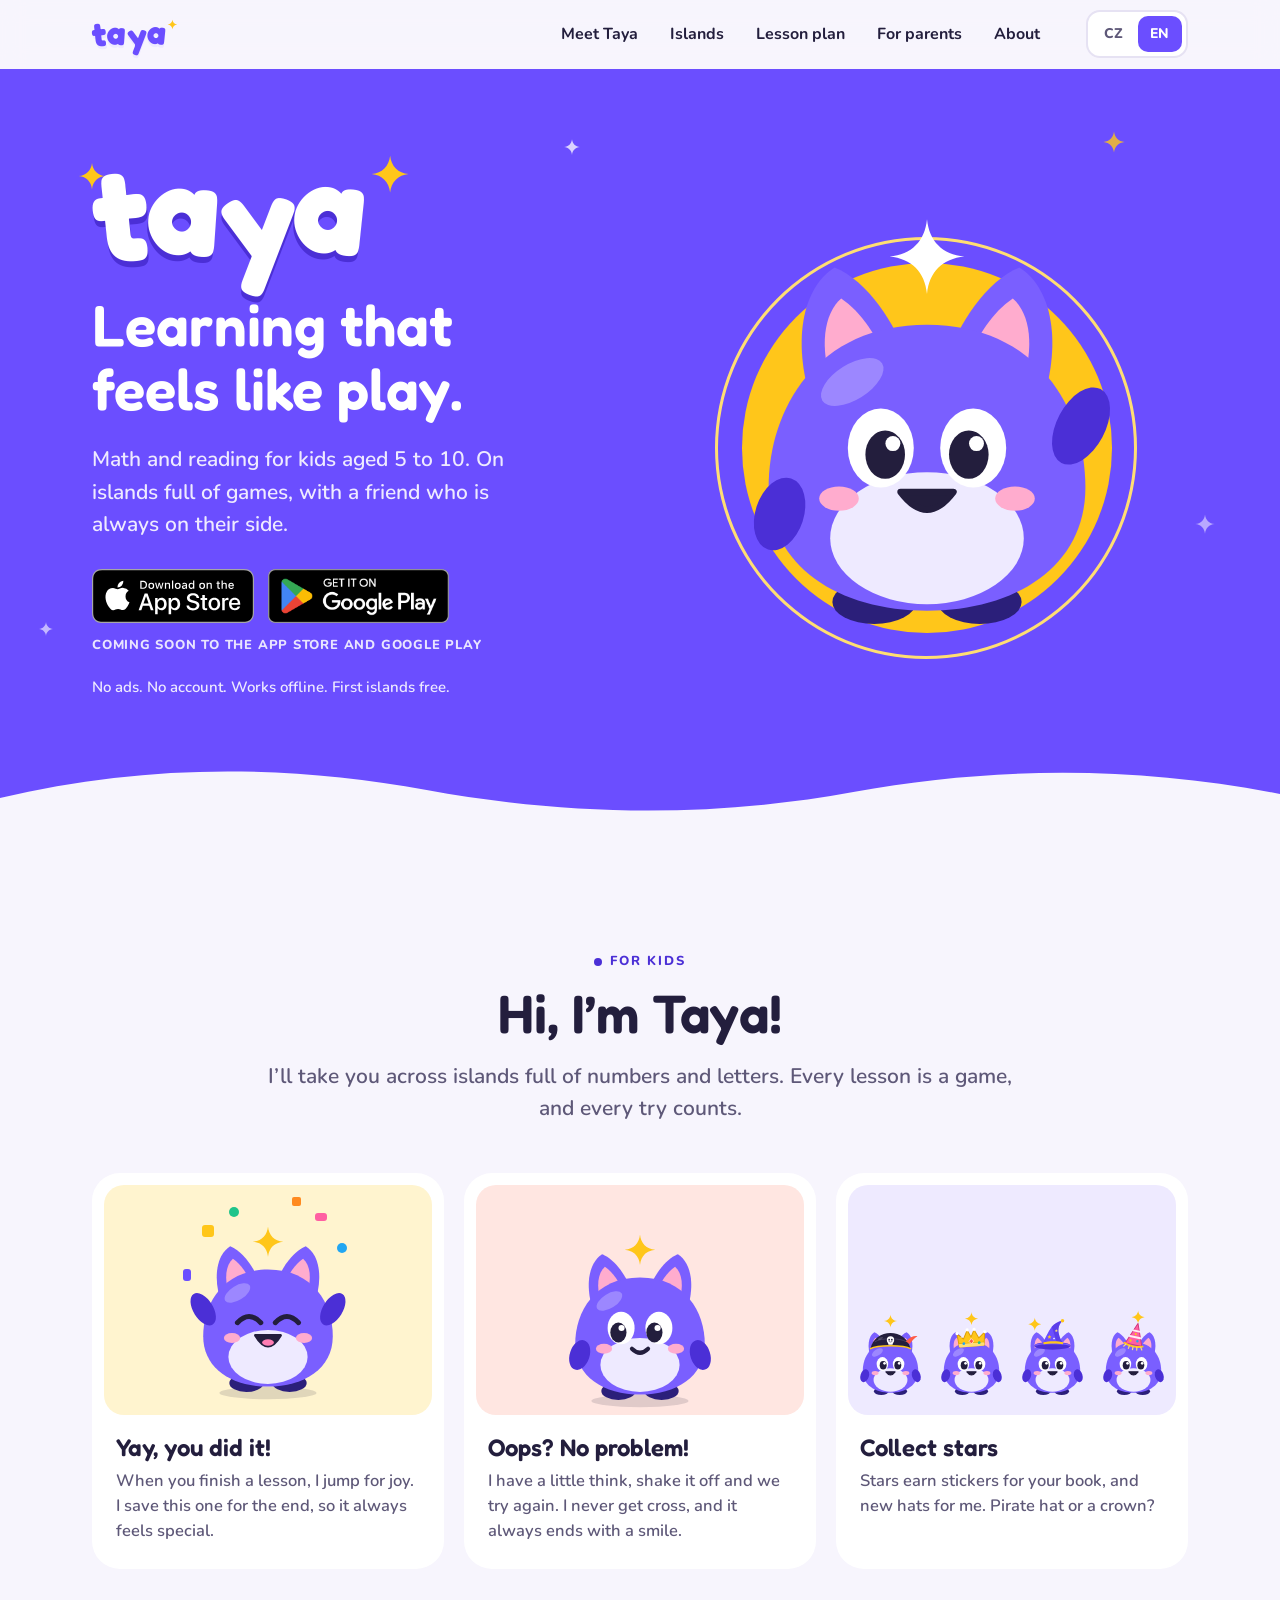
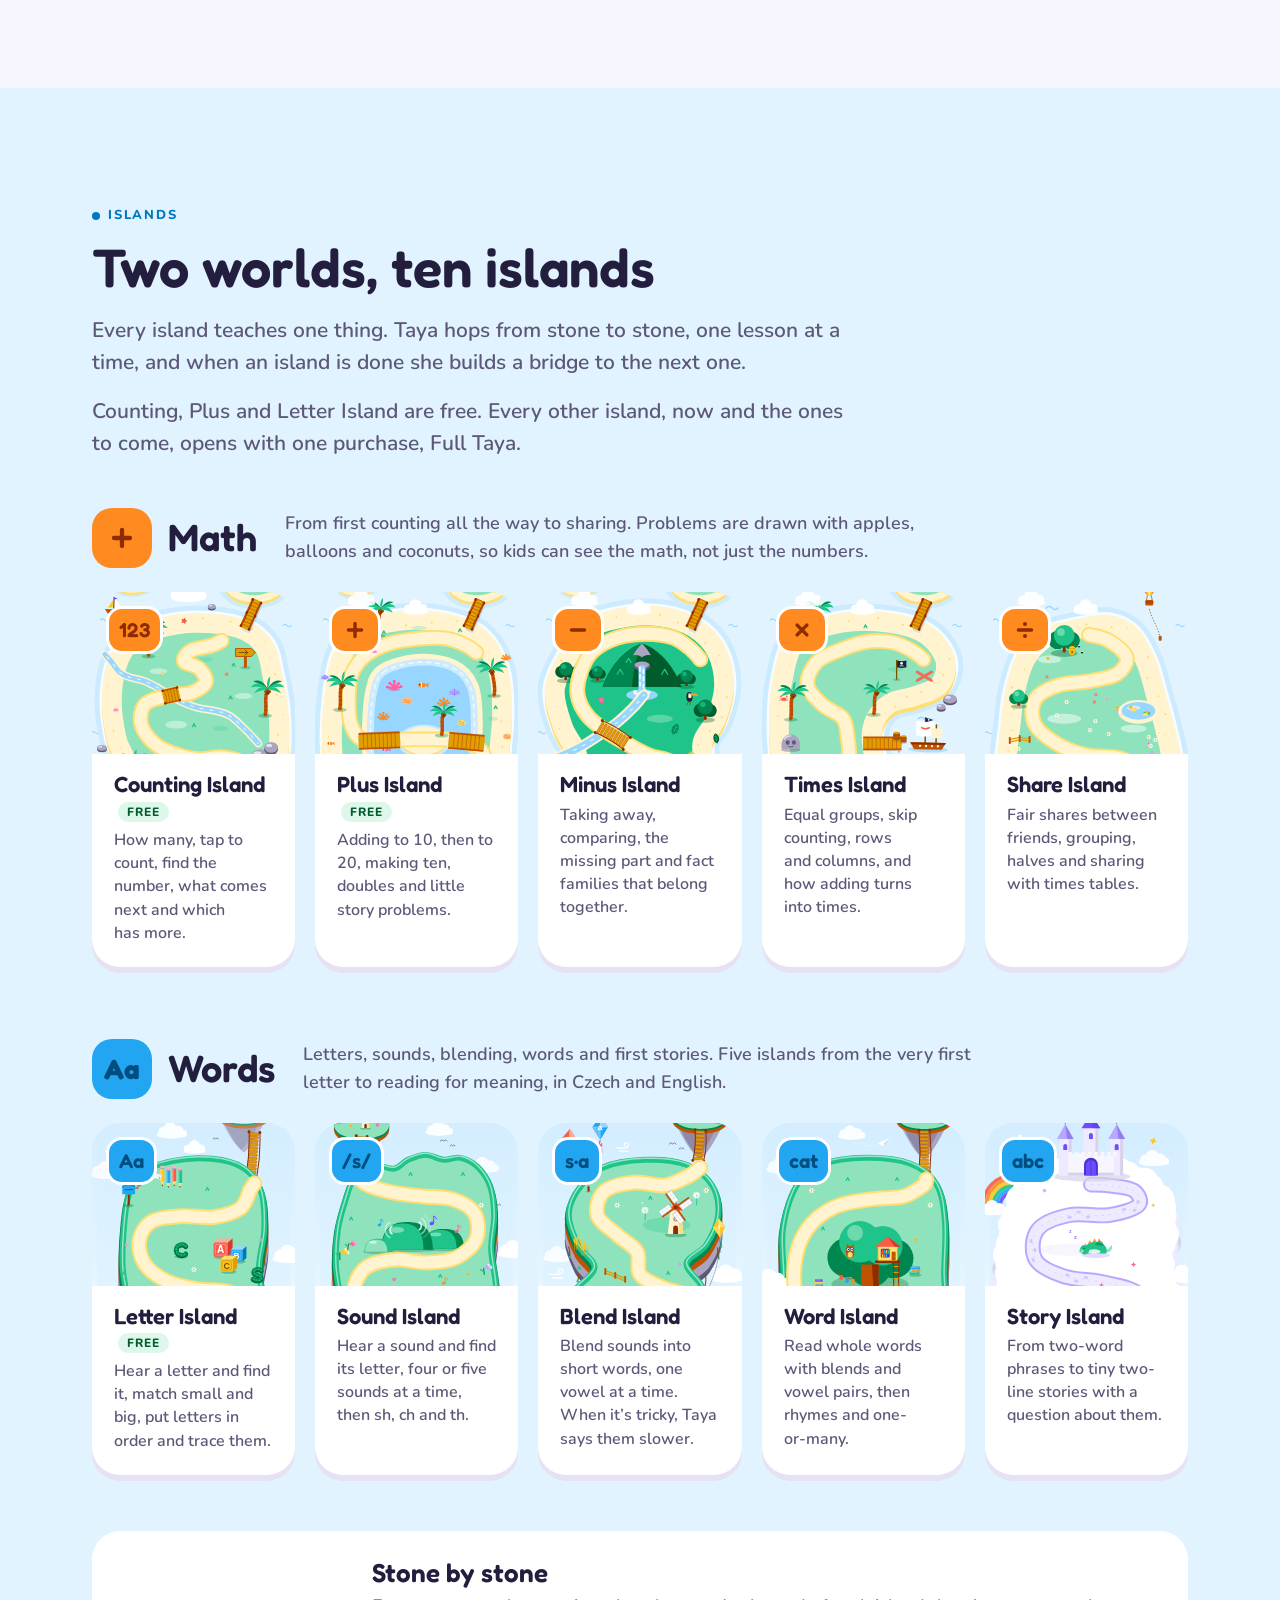
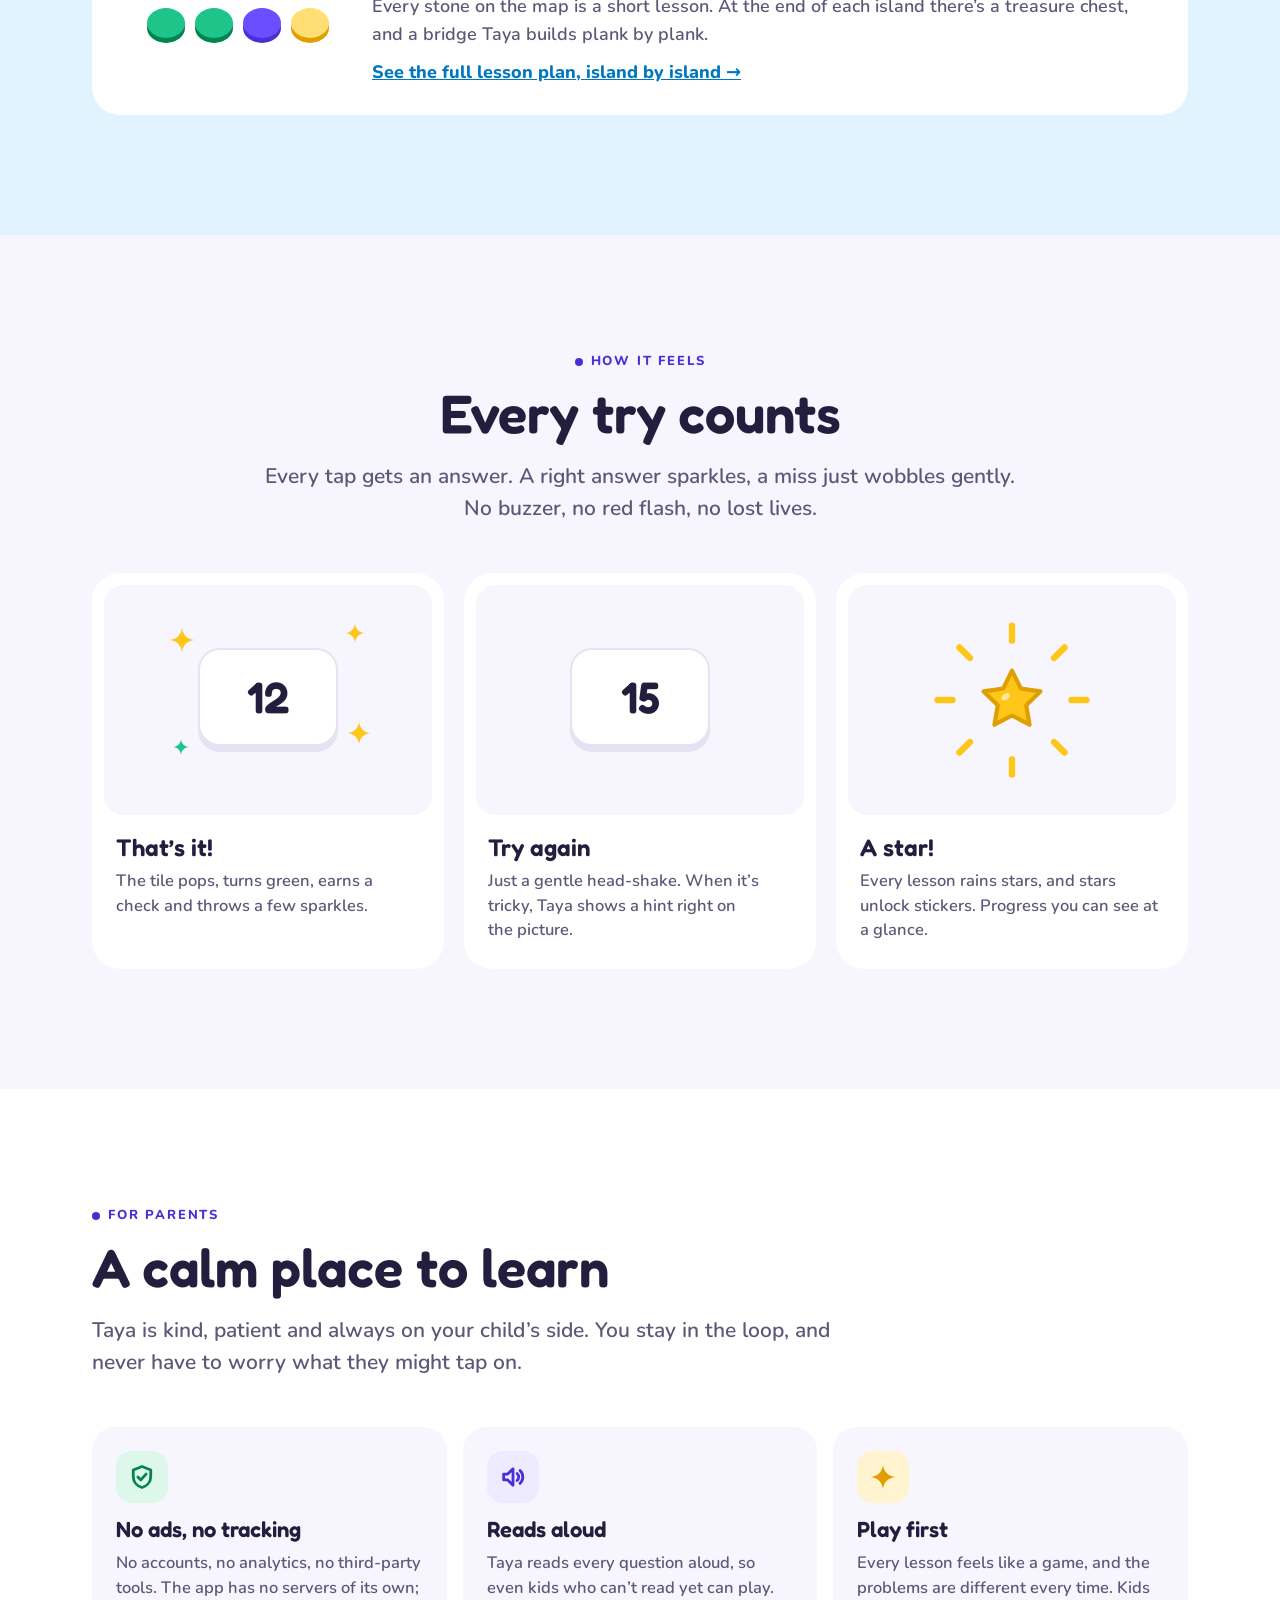
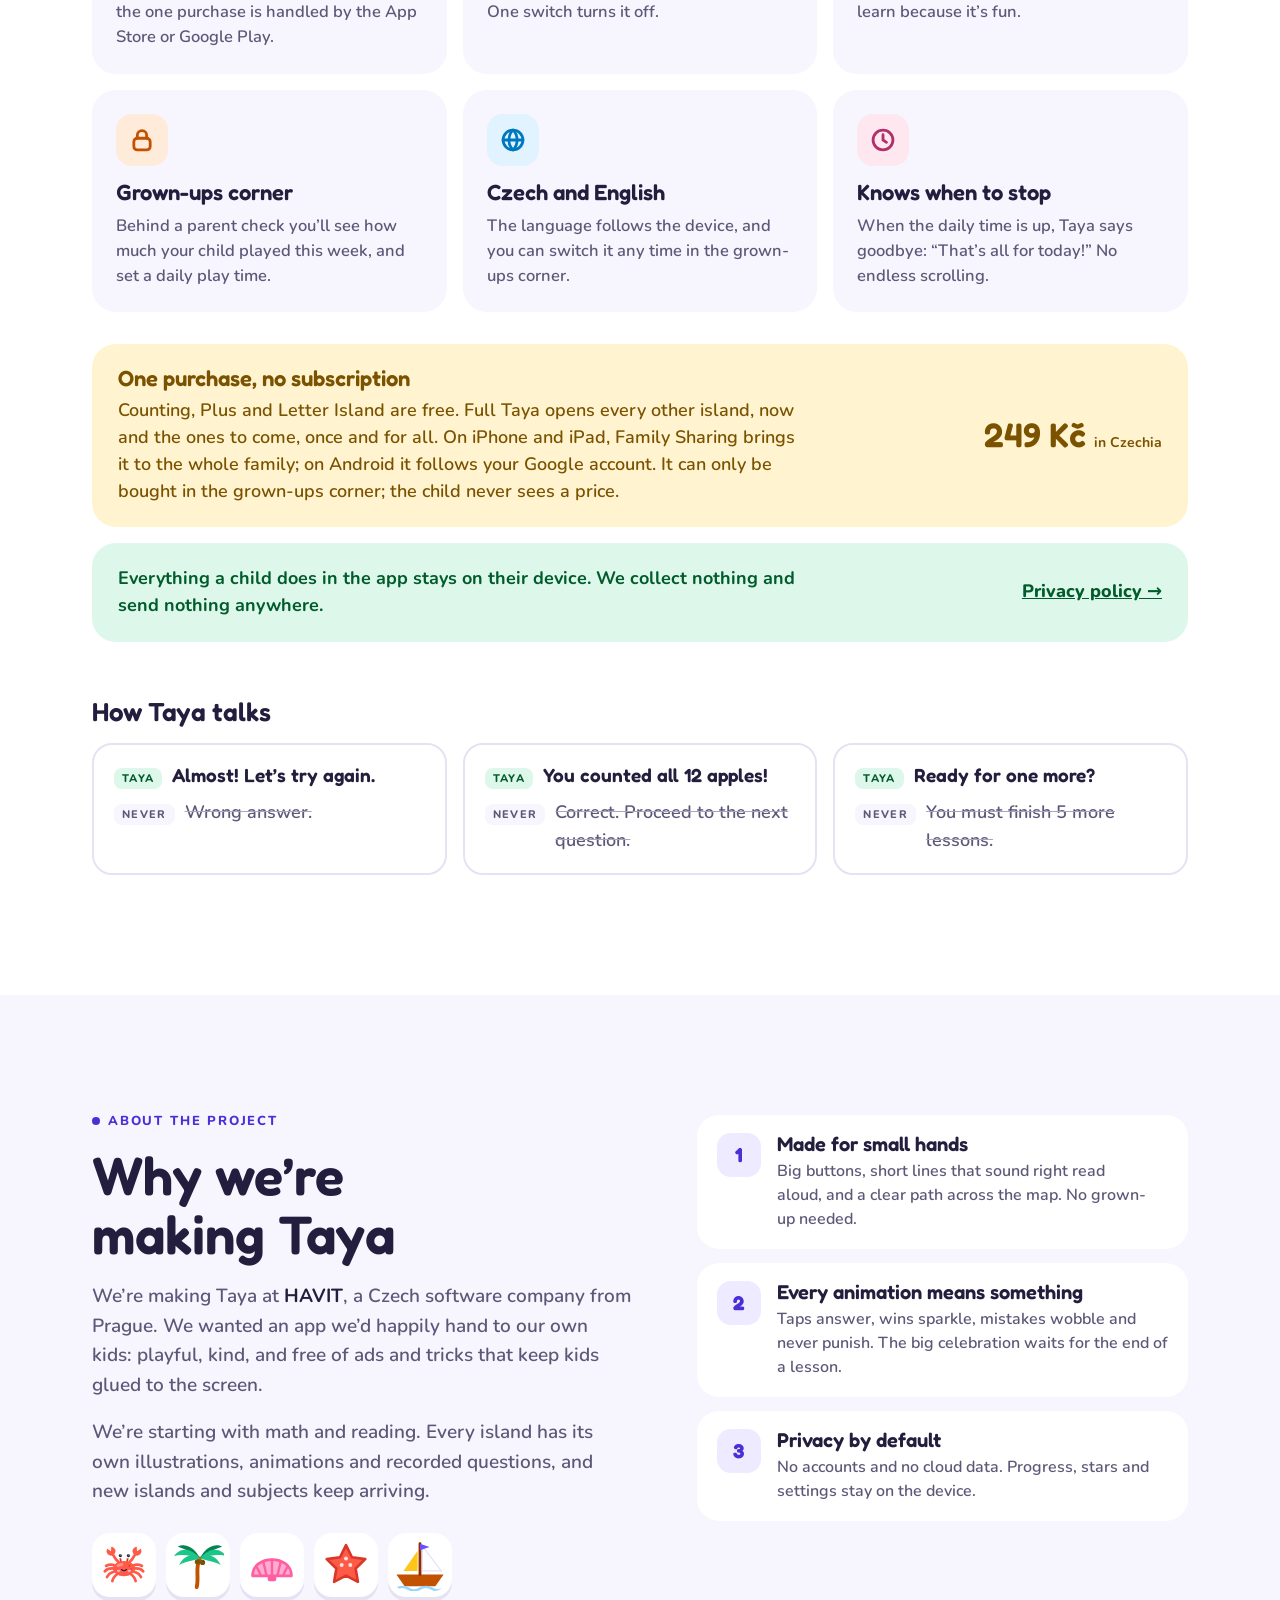
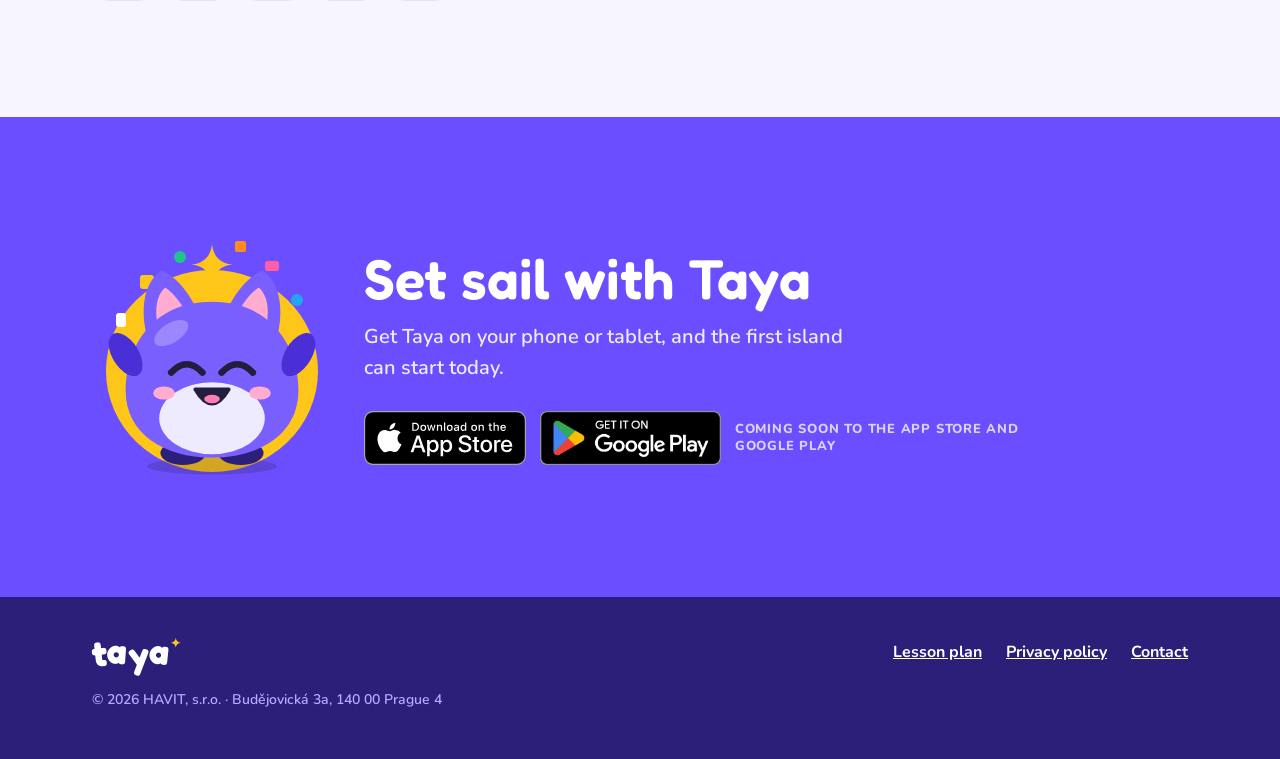
<file: index.html>
<!doctype html>
<html lang="cs" data-lang="cs">
<head>
<meta charset="utf-8">
<meta name="viewport" content="width=device-width, initial-scale=1">
<title>Taya: Učení hrou pro děti</title>
<meta name="description" content="Taya je vzdělávací aplikace pro děti od 5 do 10 let. Matematika a čtení na ostrovech plných her, bez reklam a bez sledování.">
<meta name="theme-color" content="#6B4EFF">
<meta property="og:title" content="Taya: Učení hrou pro děti">
<meta property="og:description" content="Matematika a čtení pro děti 5–10 let na ostrovech plných her.">
<meta property="og:type" content="website">
<link rel="icon" type="image/svg+xml" href="assets/app-icon.svg">
<link rel="apple-touch-icon" href="assets/app-icon.svg">
<link rel="preload" href="assets/fonts/Fredoka-Bold.woff2" as="font" type="font/woff2" crossorigin>
<link rel="preload" href="assets/fonts/Nunito-SemiBold.woff2" as="font" type="font/woff2" crossorigin>
<link rel="stylesheet" href="assets/site.css">
<script>
  // Store links: paste the App Store / Google Play URLs here. Empty = the button shows "Coming soon".
  window.TAYA_STORES = { ios: "", android: "" };
  document.documentElement.classList.add("js");
</script>
</head>
<body>
<a class="skip" href="#main"><span lang="cs">Přeskočit na obsah</span><span lang="en">Skip to content</span></a>

<svg width="0" height="0" style="position:absolute" aria-hidden="true">
  <symbol id="sp" viewBox="0 0 24 24"><path d="M12 1.5C12.6 7.4 16.6 11.4 22.5 12C16.6 12.6 12.6 16.6 12 22.5C11.4 16.6 7.4 12.6 1.5 12C7.4 11.4 11.4 7.4 12 1.5Z"/></symbol>
</svg>

<header class="topbar" id="top">
  <div class="wrap">
    <a class="wordmark" href="#top" aria-label="Taya">
      <span class="l"><span>t</span></span><span class="l"><span>a</span></span><span class="l"><span>y</span></span><span class="l"><span>a</span></span>
      <svg class="spark" fill="#FFC61A" aria-hidden="true"><use href="#sp"/></svg>
    </a>
    <nav class="topnav" aria-label="Menu">
      <a href="#taya"><span lang="cs">Taya</span><span lang="en">Meet Taya</span></a>
      <a href="#ostrovy"><span lang="cs">Ostrovy</span><span lang="en">Islands</span></a>
      <a href="plan/"><span lang="cs">Plán lekcí</span><span lang="en">Lesson plan</span></a>
      <a href="#rodice"><span lang="cs">Pro rodiče</span><span lang="en">For parents</span></a>
      <a href="#projekt"><span lang="cs">O projektu</span><span lang="en">About</span></a>
    </nav>
    <div class="langs" role="group" aria-label="Jazyk / Language">
      <button type="button" data-set-lang="cs" aria-pressed="true">CZ</button>
      <button type="button" data-set-lang="en" aria-pressed="false">EN</button>
    </div>
  </div>
</header>

<main id="main">

<!-- ============ Hero: the splash, grown up ============ -->
<section class="hero">
  <svg class="floaty" style="left:6%;top:12%;width:30px;height:30px;animation:drift 3.4s ease-in-out infinite" fill="#FFC61A" aria-hidden="true"><use href="#sp"/></svg>
  <svg class="floaty" style="left:44%;top:9%;width:18px;height:18px;animation:drift 2.8s ease-in-out .6s infinite;opacity:.75" fill="#FFFFFF" aria-hidden="true"><use href="#sp"/></svg>
  <svg class="floaty" style="right:5%;top:58%;width:22px;height:22px;animation:drift 3.1s ease-in-out 1.1s infinite" fill="#B8A8FF" aria-hidden="true"><use href="#sp"/></svg>
  <svg class="floaty" style="left:3%;top:72%;width:16px;height:16px;animation:drift 2.6s ease-in-out .3s infinite;opacity:.6" fill="#FFFFFF" aria-hidden="true"><use href="#sp"/></svg>
  <svg class="floaty" style="right:12%;top:8%;width:24px;height:24px;animation:drift 3.6s ease-in-out .9s infinite;opacity:.8" fill="#FFC61A" aria-hidden="true"><use href="#sp"/></svg>

  <div class="wrap">
    <div class="copy">
      <div class="wordmark" aria-hidden="true">
        <span class="l"><span>t</span></span><span class="l"><span>a</span></span><span class="l"><span>y</span></span><span class="l"><span>a</span></span>
        <svg class="spark" fill="#FFC61A"><use href="#sp"/></svg>
      </div>
      <h1><span lang="cs">Učení, které baví jako hra.</span><span lang="en">Learning that feels like play.</span></h1>
      <p class="lead">
        <span lang="cs">Matematika a čtení pro děti od 5 do 10 let. Na ostrovech plných her, s kamarádkou, která je vždycky na jejich straně.</span>
        <span lang="en">Math and reading for kids aged 5 to 10. On islands full of games, with a friend who is always on their side.</span>
      </p>
      <div class="stores">
        <a class="store" data-store="ios" data-name="App Store" href="#stahnout"><img lang="cs" src="assets/badges/app-store-cs.svg" width="120" height="40" alt="Stáhnout v App Store"><img lang="en" src="assets/badges/app-store-en.svg" width="120" height="40" alt="Download on the App Store"></a>
        <a class="store" data-store="android" data-name="Google Play" href="#stahnout"><img lang="cs" src="assets/badges/google-play-cs.png" width="646" height="192" alt="Rozjeďte to na Google Play"><img lang="en" src="assets/badges/google-play-en.png" width="564" height="168" alt="Get it on Google Play"></a>
      </div>
      <p class="note"><span lang="cs">Bez reklam. Bez účtu. Funguje i bez internetu. První ostrovy zdarma.</span><span lang="en">No ads. No account. Works offline. First islands free.</span></p>
    </div>

    <button type="button" class="stage">
      <span class="sr"><span lang="cs">Taya. Ťukni na ni a zaskáče radostí.</span><span lang="en">Taya. Tap her and she jumps for joy.</span></span>
      <span class="ring" aria-hidden="true"></span>
      <span class="sun" aria-hidden="true"></span>
      <svg class="taya" viewBox="0 0 200 200" aria-hidden="true">
        <defs><clipPath id="eyeClip"><ellipse cx="79" cy="110" rx="15" ry="18"/><ellipse cx="121" cy="110" rx="15" ry="18"/></clipPath></defs>
        <g style="animation: bob 2.8s ease-in-out 1.2s infinite">
        <g class="hop">
        <g class="lean">
          <path d="M100 6 C101 16 107 22 117 23 C107 24 101 30 100 40 C99 30 93 24 83 23 C93 22 99 16 100 6 Z" fill="#FFFFFF" style="transform-box: fill-box; transform-origin: center; animation: twinkle 2.2s ease-in-out 1.2s infinite"/>
          <path d="M50 96 C38 66 42 38 58 28 C73 34 86 54 91 70 Z" fill="#7A5FFF"/>
          <path d="M150 96 C162 66 158 38 142 28 C127 34 114 54 109 70 Z" fill="#7A5FFF"/>
          <path d="M57 82 C51 64 53 49 61 42 C70 48 78 60 81 70 Z" fill="#FFACCE"/>
          <path d="M143 82 C149 64 147 49 139 42 C130 48 122 60 119 70 Z" fill="#FFACCE"/>
          <ellipse cx="76" cy="180" rx="19" ry="10" fill="#2B1F7A"/>
          <ellipse cx="124" cy="180" rx="19" ry="10" fill="#2B1F7A"/>
          <path d="M100 54 C150 54 172 92 172 128 C172 164 140 184 100 184 C60 184 28 164 28 128 C28 92 50 54 100 54 Z" fill="#7A5FFF"/>
          <ellipse cx="100" cy="151" rx="44" ry="30" fill="#EEEAFF"/>
          <ellipse cx="66" cy="80" rx="16" ry="8" fill="#FFFFFF" opacity="0.25" transform="rotate(-32 66 80)"/>
          <g class="idle-only">
            <ellipse cx="33" cy="140" rx="11" ry="17" fill="#4B2FD6" transform="rotate(18 33 140)"/>
            <g style="transform-origin: 160px 118px; animation: wave 0.9s ease-in-out 1.1s 3">
              <ellipse cx="170" cy="100" rx="11" ry="19" fill="#4B2FD6" transform="rotate(28 170 100)"/>
            </g>
          </g>
          <g class="cheer-only">
            <ellipse cx="28" cy="98" rx="11" ry="20" fill="#4B2FD6" transform="rotate(-32 28 98)"/>
            <ellipse cx="172" cy="98" rx="11" ry="20" fill="#4B2FD6" transform="rotate(32 172 98)"/>
          </g>
          <g class="face">
          <g class="idle-only">
          <g style="transform-box: fill-box; transform-origin: center; animation: blink 4.6s ease-in-out infinite">
            <ellipse cx="79" cy="110" rx="15" ry="18" fill="#FFFFFF"/>
            <ellipse cx="121" cy="110" rx="15" ry="18" fill="#FFFFFF"/>
            <g clip-path="url(#eyeClip)">
              <g class="pupils">
                <ellipse cx="81" cy="113" rx="9" ry="11" fill="#231E3D"/>
                <ellipse cx="119" cy="113" rx="9" ry="11" fill="#231E3D"/>
                <circle cx="84.5" cy="108" r="3.4" fill="#FFFFFF"/>
                <circle cx="122.5" cy="108" r="3.4" fill="#FFFFFF"/>
              </g>
            </g>
          </g>
          <ellipse cx="60" cy="133" rx="9" ry="5.5" fill="#FFACCE"/>
          <ellipse cx="140" cy="133" rx="9" ry="5.5" fill="#FFACCE"/>
          <path d="M88 130 Q100 146 112 130 Z" fill="#231E3D" stroke="#231E3D" stroke-width="3" stroke-linejoin="round"/>
          </g>
          <g class="cheer-only">
            <path d="M66 113 Q79 99 92 113" fill="none" stroke="#231E3D" stroke-width="5.5" stroke-linecap="round"/>
            <path d="M108 113 Q121 99 134 113" fill="none" stroke="#231E3D" stroke-width="5.5" stroke-linecap="round"/>
            <ellipse cx="60" cy="130" rx="9" ry="5.5" fill="#FFACCE"/>
            <ellipse cx="140" cy="130" rx="9" ry="5.5" fill="#FFACCE"/>
            <path d="M86 127 Q100 151 114 127 Z" fill="#231E3D" stroke="#231E3D" stroke-width="3" stroke-linejoin="round"/>
            <ellipse cx="100" cy="135" rx="6.5" ry="3.5" fill="#FF7DB3"/>
          </g>
          </g>
        </g>
        </g>
        </g>
      </svg>
      <span class="burst" aria-hidden="true">
        <i style="left:22%;top:26%;width:14px;height:14px;border-radius:3px;background:#FFC61A"></i>
        <i style="left:36%;top:12%;width:12px;height:12px;border-radius:50%;background:#1FC48A;animation-delay:-.42s"></i>
        <i style="right:26%;top:16%;width:14px;height:10px;border-radius:3px;background:#FF5FA2;animation-delay:-.46s"></i>
        <i style="right:14%;top:34%;width:12px;height:12px;border-radius:50%;background:#22A6F2;animation-delay:-.38s"></i>
        <i style="left:12%;top:44%;width:10px;height:14px;border-radius:3px;background:#FFFFFF;animation-delay:-.34s"></i>
        <i style="right:40%;top:6%;width:11px;height:11px;border-radius:2px;background:#FF8A1F;animation-delay:-.4s"></i>
        <svg viewBox="0 0 24 24" fill="#FFC61A" style="left:8%;top:18%;width:34px;height:34px"><use href="#sp"/></svg>
        <svg viewBox="0 0 24 24" fill="#FFFFFF" style="right:6%;top:12%;width:26px;height:26px;animation-delay:-.6s"><use href="#sp"/></svg>
        <svg viewBox="0 0 24 24" fill="#1FC48A" style="left:6%;top:62%;width:22px;height:22px;animation-delay:-.56s"><use href="#sp"/></svg>
        <svg viewBox="0 0 24 24" fill="#FFC61A" style="right:4%;top:56%;width:30px;height:30px;animation-delay:-.58s"><use href="#sp"/></svg>
      </span>
    </button>
  </div>

  <svg class="shore" viewBox="0 0 1440 90" preserveAspectRatio="none" aria-hidden="true">
    <path d="M0 52 C160 18 320 18 480 44 C640 70 800 72 960 46 C1120 20 1280 20 1440 48 L1440 90 L0 90 Z" fill="#F7F5FD"/>
  </svg>
</section>

<!-- ============ Meet Taya (for kids) ============ -->
<section class="band meet" id="taya">
  <div class="wrap">
    <div class="head center reveal">
      <span class="eyebrow"><span lang="cs">Pro děti</span><span lang="en">For kids</span></span>
      <h2><span lang="cs">Ahoj, já jsem Taya!</span><span lang="en">Hi, I’m Taya!</span></h2>
      <p>
        <span lang="cs">Provedu tě ostrovy plnými čísel a písmen. Každá lekce je hra a každý pokus se počítá.</span>
        <span lang="en">I’ll take you across islands full of numbers and letters. Every lesson is a game, and every try counts.</span>
      </p>
    </div>

    <div class="grid">
      <article class="card reveal">
        <div class="demo" style="background:#FFF4CF;align-items:flex-end;padding-bottom:14px">
          <span aria-hidden="true" style="position:absolute;left:30%;top:40px;width:12px;height:12px;border-radius:3px;background:#FFC61A;animation:confetti 2.4s ease-out infinite"></span>
          <span aria-hidden="true" style="position:absolute;left:38%;top:22px;width:10px;height:10px;border-radius:50%;background:#1FC48A;animation:confetti 2.4s ease-out .08s infinite"></span>
          <span aria-hidden="true" style="position:absolute;right:32%;top:28px;width:12px;height:8px;border-radius:3px;background:#FF5FA2;animation:confetti 2.4s ease-out .04s infinite"></span>
          <span aria-hidden="true" style="position:absolute;right:26%;top:58px;width:10px;height:10px;border-radius:50%;background:#22A6F2;animation:confetti 2.4s ease-out .12s infinite"></span>
          <span aria-hidden="true" style="position:absolute;left:24%;top:84px;width:8px;height:12px;border-radius:3px;background:#6B4EFF;animation:confetti 2.4s ease-out .16s infinite"></span>
          <span aria-hidden="true" style="position:absolute;right:40%;top:12px;width:9px;height:9px;border-radius:2px;background:#FF8A1F;animation:confetti 2.4s ease-out .1s infinite"></span>
          <svg viewBox="0 0 200 200" width="180" height="180" role="img" aria-label="Taya cheering: jumping with arms up">
            <ellipse cx="100" cy="191" rx="54" ry="7" fill="#231E3D" opacity="0.14" style="transform-box: fill-box; transform-origin: center; animation: jumpShadow 2.4s ease-in-out infinite"/>
            <g style="transform-origin: 100px 190px; animation: jump 2.4s ease-in-out infinite">
              <path d="M100 6 C101 16 107 22 117 23 C107 24 101 30 100 40 C99 30 93 24 83 23 C93 22 99 16 100 6 Z" fill="#FFC61A"/>
              <path d="M50 96 C38 66 42 38 58 28 C73 34 86 54 91 70 Z" fill="#7A5FFF"/>
              <path d="M150 96 C162 66 158 38 142 28 C127 34 114 54 109 70 Z" fill="#7A5FFF"/>
              <path d="M57 82 C51 64 53 49 61 42 C70 48 78 60 81 70 Z" fill="#FFACCE"/>
              <path d="M143 82 C149 64 147 49 139 42 C130 48 122 60 119 70 Z" fill="#FFACCE"/>
              <ellipse cx="76" cy="180" rx="19" ry="10" fill="#2B1F7A"/>
              <ellipse cx="124" cy="180" rx="19" ry="10" fill="#2B1F7A"/>
              <path d="M100 54 C150 54 172 92 172 128 C172 164 140 184 100 184 C60 184 28 164 28 128 C28 92 50 54 100 54 Z" fill="#7A5FFF"/>
              <ellipse cx="100" cy="151" rx="44" ry="30" fill="#EEEAFF"/>
              <ellipse cx="66" cy="80" rx="16" ry="8" fill="#FFFFFF" opacity="0.25" transform="rotate(-32 66 80)"/>
              <ellipse cx="28" cy="98" rx="11" ry="20" fill="#4B2FD6" transform="rotate(-32 28 98)"/>
              <ellipse cx="172" cy="98" rx="11" ry="20" fill="#4B2FD6" transform="rotate(32 172 98)"/>
              <path d="M66 113 Q79 99 92 113" fill="none" stroke="#231E3D" stroke-width="5.5" stroke-linecap="round"/>
              <path d="M108 113 Q121 99 134 113" fill="none" stroke="#231E3D" stroke-width="5.5" stroke-linecap="round"/>
              <ellipse cx="60" cy="130" rx="9" ry="5.5" fill="#FFACCE"/>
              <ellipse cx="140" cy="130" rx="9" ry="5.5" fill="#FFACCE"/>
              <path d="M86 127 Q100 151 114 127 Z" fill="#231E3D" stroke="#231E3D" stroke-width="3" stroke-linejoin="round"/>
              <ellipse cx="100" cy="135" rx="6.5" ry="3.5" fill="#FF7DB3"/>
            </g>
          </svg>
        </div>
        <div class="body">
          <h3><span lang="cs">Hurá, povedlo se!</span><span lang="en">Yay, you did it!</span></h3>
          <p><span lang="cs">Když dokončíš lekci, skáču radostí. Tohle si šetřím na konec, aby to bylo pokaždé něco extra.</span><span lang="en">When you finish a lesson, I jump for joy. I save this one for the end, so it always feels special.</span></p>
        </div>
      </article>

      <article class="card reveal">
        <div class="demo" style="background:#FFE6E1;align-items:flex-end;padding-bottom:6px">
          <svg viewBox="0 0 200 200" width="180" height="180" role="img" aria-label="Taya says oops, has a think, shakes it off and cheers you on" style="overflow: visible">
            <ellipse cx="100" cy="191" rx="54" ry="7" fill="#231E3D" opacity="0.14" style="transform-box: fill-box; transform-origin: center; animation: oopsShadow 2.4s ease-in-out infinite"/>
            <g opacity="0" style="animation: oopsLines 2.4s ease-in-out infinite"><path d="M16 108 Q8 124 16 140" fill="none" stroke="#B8A8FF" stroke-width="5" stroke-linecap="round"/><path d="M5 114 Q0 124 5 134" fill="none" stroke="#B8A8FF" stroke-width="5" stroke-linecap="round"/><path d="M184 108 Q192 124 184 140" fill="none" stroke="#B8A8FF" stroke-width="5" stroke-linecap="round"/><path d="M195 114 Q200 124 195 134" fill="none" stroke="#B8A8FF" stroke-width="5" stroke-linecap="round"/></g>
            <g style="transform-origin: 100px 190px; animation: oopsBody 2.4s ease-in-out infinite">
              <path d="M100 6 C101 16 107 22 117 23 C107 24 101 30 100 40 C99 30 93 24 83 23 C93 22 99 16 100 6 Z" fill="#FFC61A" style="transform-box: fill-box; transform-origin: center; animation: oopsSpark 2.4s ease-in-out infinite"/>
              <g style="transform-origin: 72px 80px; animation: oopsEarL 2.4s ease-in-out infinite"><path d="M50 96 C38 66 42 38 58 28 C73 34 86 54 91 70 Z" fill="#7A5FFF"/><path d="M57 82 C51 64 53 49 61 42 C70 48 78 60 81 70 Z" fill="#FFACCE"/></g>
              <g style="transform-origin: 128px 80px; animation: oopsEarR 2.4s ease-in-out infinite"><path d="M150 96 C162 66 158 38 142 28 C127 34 114 54 109 70 Z" fill="#7A5FFF"/><path d="M143 82 C149 64 147 49 139 42 C130 48 122 60 119 70 Z" fill="#FFACCE"/></g>
              <ellipse cx="76" cy="180" rx="19" ry="10" fill="#2B1F7A"/>
              <ellipse cx="124" cy="180" rx="19" ry="10" fill="#2B1F7A"/>
              <path d="M100 54 C150 54 172 92 172 128 C172 164 140 184 100 184 C60 184 28 164 28 128 C28 92 50 54 100 54 Z" fill="#7A5FFF"/>
              <ellipse cx="100" cy="151" rx="44" ry="30" fill="#EEEAFF"/>
              <ellipse cx="66" cy="80" rx="16" ry="8" fill="#FFFFFF" opacity="0.25" transform="rotate(-32 66 80)"/>
              <ellipse cx="33" cy="140" rx="11" ry="17" fill="#4B2FD6" transform="rotate(18 33 140)"/>
              <g style="animation: oopsArmDown 2.4s ease-in-out infinite"><ellipse cx="167" cy="140" rx="11" ry="17" fill="#4B2FD6" transform="rotate(-18 167 140)"/></g>
              <g opacity="0" style="transform-origin: 156px 118px; animation: oopsArmUp 2.4s ease-in-out infinite"><ellipse cx="172" cy="98" rx="11" ry="20" fill="#4B2FD6" transform="rotate(32 172 98)"/></g>
              <g style="animation: oopsEyesOpen 2.4s ease-in-out infinite"><ellipse cx="79" cy="110" rx="15" ry="18" fill="#FFFFFF"/><ellipse cx="121" cy="110" rx="15" ry="18" fill="#FFFFFF"/><g style="animation: oopsLook 2.4s ease-in-out infinite"><ellipse cx="76" cy="115" rx="9" ry="11" fill="#231E3D"/><ellipse cx="116" cy="115" rx="9" ry="11" fill="#231E3D"/><circle cx="79.5" cy="110" r="3.4" fill="#FFFFFF"/><circle cx="119.5" cy="110" r="3.4" fill="#FFFFFF"/></g></g>
              <g opacity="0" style="animation: oopsEyesShut 2.4s ease-in-out infinite"><path d="M68 102 L86 111 L68 120" fill="none" stroke="#231E3D" stroke-width="6" stroke-linecap="round" stroke-linejoin="round"/><path d="M132 102 L114 111 L132 120" fill="none" stroke="#231E3D" stroke-width="6" stroke-linecap="round" stroke-linejoin="round"/></g>
              <g opacity="0" style="animation: oopsEyesHappy 2.4s ease-in-out infinite"><path d="M66 113 Q79 99 92 113" fill="none" stroke="#231E3D" stroke-width="5.5" stroke-linecap="round"/><path d="M108 113 Q121 99 134 113" fill="none" stroke="#231E3D" stroke-width="5.5" stroke-linecap="round"/></g>
              <ellipse cx="60" cy="133" rx="9" ry="5.5" fill="#FFACCE"/><ellipse cx="140" cy="133" rx="9" ry="5.5" fill="#FFACCE"/>
              <path d="M91 133 Q100 142 109 133" fill="none" stroke="#231E3D" stroke-width="4.5" stroke-linecap="round" style="animation: oopsMouthBase 2.4s ease-in-out infinite"/>
              <ellipse cx="100" cy="138" rx="6.5" ry="7.5" fill="#231E3D" opacity="0" style="animation: oopsMouthO 2.4s ease-in-out infinite"/>
              <path d="M88 137 Q94 131 100 137 Q106 143 112 137" fill="none" stroke="#231E3D" stroke-width="4.5" stroke-linecap="round" stroke-linejoin="round" opacity="0" style="animation: oopsMouthWave 2.4s ease-in-out infinite"/>
              <g opacity="0" style="animation: oopsMouthGrin 2.4s ease-in-out infinite"><path d="M86 127 Q100 151 114 127 Z" fill="#231E3D" stroke="#231E3D" stroke-width="3" stroke-linejoin="round"/><ellipse cx="100" cy="135" rx="6.5" ry="3.5" fill="#FF7DB3"/></g>
              <g opacity="0" style="transform-box: fill-box; transform-origin: center; animation: oopsSweat 2.4s ease-in-out infinite"><path d="M154 67 C159 75 162 80 162 84 C162 89 158 92 154 92 C150 92 146 89 146 84 C146 80 149 75 154 67 Z" fill="#97D6FF" stroke="#FFFFFF" stroke-width="2"/><ellipse cx="151" cy="85" rx="2" ry="3" fill="#FFFFFF" opacity="0.85"/></g>
              <g opacity="0" style="transform-box: fill-box; transform-origin: center; animation: oopsDots 2.4s ease-in-out infinite"><circle cx="84" cy="48" r="3.5" fill="#FFFFFF" stroke="#B8A8FF" stroke-width="2.5"/><circle cx="74" cy="35" r="5" fill="#FFFFFF" stroke="#B8A8FF" stroke-width="2.5"/></g>
              <g opacity="0" style="transform-box: fill-box; transform-origin: 50% 100%; animation: oopsThink 2.4s ease-in-out infinite"><circle cx="58" cy="12" r="17" fill="#FFFFFF" stroke="#B8A8FF" stroke-width="3"/><text x="58" y="21" text-anchor="middle" font-family="Fredoka, ui-rounded, system-ui, sans-serif" font-weight="700" font-size="25" fill="#6B4EFF">?</text></g>
            </g>
          </svg>
        </div>
        <div class="body">
          <h3><span lang="cs">Chyba? Nevadí!</span><span lang="en">Oops? No problem!</span></h3>
          <p><span lang="cs">Chvilku přemýšlím, otřepu se a zkusíme to znovu. Nikdy se nezlobím a vždycky to skončí úsměvem.</span><span lang="en">I have a little think, shake it off and we try again. I never get cross, and it always ends with a smile.</span></p>
        </div>
      </article>

      <article class="card reveal">
        <div class="demo" style="background:#EEEAFF;align-items:flex-end;padding:0 10px 16px">
          <div class="hats">
            <img src="assets/hats/taya-pirate.svg" width="200" height="232" alt="Taya s pirátským kloboukem / Taya in a pirate hat">
            <img src="assets/hats/taya-crown.svg" width="200" height="232" alt="Taya s korunou / Taya wearing a crown">
            <img src="assets/hats/taya-wizard.svg" width="200" height="232" alt="Taya s kouzelnickým kloboukem / Taya in a wizard hat">
            <img src="assets/hats/taya-party.svg" width="200" height="232" alt="Taya s párty čepičkou / Taya in a party hat">
          </div>
        </div>
        <div class="body">
          <h3><span lang="cs">Sbírej hvězdy</span><span lang="en">Collect stars</span></h3>
          <p><span lang="cs">Za hvězdy dostaneš samolepky do alba a pro mě nové klobouky. Pirátský, nebo korunu?</span><span lang="en">Stars earn stickers for your book, and new hats for me. Pirate hat or a crown?</span></p>
        </div>
      </article>
    </div>
  </div>
</section>

<!-- ============ Worlds & islands ============ -->
<section class="band worlds" id="ostrovy">
  <div class="wrap">
    <div class="head reveal">
      <span class="eyebrow" style="color:#0078C1"><span lang="cs">Ostrovy</span><span lang="en">Islands</span></span>
      <h2><span lang="cs">Dva světy, deset ostrovů</span><span lang="en">Two worlds, ten islands</span></h2>
      <p>
        <span lang="cs">Každý ostrov učí jednu věc. Taya skáče po kamenech, jedna lekce za druhou, a když je ostrov hotový, postaví most a vydá se na další.</span>
        <span lang="en">Every island teaches one thing. Taya hops from stone to stone, one lesson at a time, and when an island is done she builds a bridge to the next one.</span>
      </p>
      <p>
        <span lang="cs">Ostrov počítání, sčítání a písmen jsou zdarma. Všechny ostatní, dnešní i budoucí, otevře jeden nákup Celá Taya.</span>
        <span lang="en">Counting, Plus and Letter Island are free. Every other island, now and the ones to come, opens with one purchase, Full Taya.</span>
      </p>
    </div>

    <div class="world math">
      <div class="world-head reveal">
        <span class="world-badge" aria-hidden="true"><svg viewBox="0 0 24 24" width="32" height="32" fill="none" stroke="#8E2C00" stroke-width="3.2" stroke-linecap="round"><path d="M12 6v12M6 12h12"/></svg></span>
        <h3><span lang="cs">Matematika</span><span lang="en">Math</span></h3>
        <p><span lang="cs">Od prvního počítání až po dělení. Úlohy se kreslí na jablíčkách, balóncích a kokosech, takže dítě matematiku vidí, ne jen počítá.</span><span lang="en">From first counting all the way to sharing. Problems are drawn with apples, balloons and coconuts, so kids can see the math, not just the numbers.</span></p>
      </div>
      <div class="islands">
        <article class="island reveal">
          <div class="map"><img src="assets/islands/counting.svg" width="606" height="834" loading="lazy" alt=""></div>
          <span class="sym" aria-hidden="true">123</span>
          <div class="body">
            <h4><span lang="cs">Ostrov počítání</span><span lang="en">Counting Island</span> <span class="free"><span lang="cs">zdarma</span><span lang="en">free</span></span></h4>
            <p><span lang="cs">Kolik jich je, ťukni a spočítej, najdi číslo, co přijde dál a čeho je víc.</span><span lang="en">How many, tap to count, find the number, what comes next and which has more.</span></p>
          </div>
        </article>
        <article class="island reveal">
          <div class="map"><img src="assets/islands/plus.svg" width="606" height="834" loading="lazy" alt=""></div>
          <span class="sym" aria-hidden="true"><svg viewBox="0 0 24 24" width="26" height="26" fill="none" stroke="#8E2C00" stroke-width="3.2" stroke-linecap="round"><path d="M12 6v12M6 12h12"/></svg></span>
          <div class="body">
            <h4><span lang="cs">Ostrov sčítání</span><span lang="en">Plus Island</span> <span class="free"><span lang="cs">zdarma</span><span lang="en">free</span></span></h4>
            <p><span lang="cs">Sčítání do 10 a pak do 20, doplňování do desítky, dvojice a malé slovní úlohy.</span><span lang="en">Adding to 10, then to 20, making ten, doubles and little story problems.</span></p>
          </div>
        </article>
        <article class="island reveal">
          <div class="map"><img src="assets/islands/minus.svg" width="606" height="834" loading="lazy" alt=""></div>
          <span class="sym" aria-hidden="true"><svg viewBox="0 0 24 24" width="26" height="26" fill="none" stroke="#8E2C00" stroke-width="3.2" stroke-linecap="round"><path d="M6 12h12"/></svg></span>
          <div class="body">
            <h4><span lang="cs">Ostrov odčítání</span><span lang="en">Minus Island</span></h4>
            <p><span lang="cs">Ubírání, porovnávání, chybějící část a početní rodinky, které k sobě patří.</span><span lang="en">Taking away, comparing, the missing part and fact families that belong together.</span></p>
          </div>
        </article>
        <article class="island reveal">
          <div class="map"><img src="assets/islands/times.svg" width="606" height="834" loading="lazy" alt=""></div>
          <span class="sym" aria-hidden="true"><svg viewBox="0 0 24 24" width="26" height="26" fill="none" stroke="#8E2C00" stroke-width="3.2" stroke-linecap="round"><path d="M7.5 7.5l9 9M16.5 7.5l-9 9"/></svg></span>
          <div class="body">
            <h4><span lang="cs">Ostrov násobení</span><span lang="en">Times Island</span></h4>
            <p><span lang="cs">Stejné skupinky, počítání po skocích, řádky a sloupce a jak ze sčítání vznikne násobení.</span><span lang="en">Equal groups, skip counting, rows and columns, and how adding turns into times.</span></p>
          </div>
        </article>
        <article class="island reveal">
          <div class="map"><img src="assets/islands/share.svg" width="606" height="834" loading="lazy" alt=""></div>
          <span class="sym" aria-hidden="true"><svg viewBox="0 0 24 24" width="26" height="26" fill="none" stroke="#8E2C00" stroke-width="3.2" stroke-linecap="round"><path d="M6 12h12"/><circle cx="12" cy="6.5" r="1.9" fill="#8E2C00" stroke="none"/><circle cx="12" cy="17.5" r="1.9" fill="#8E2C00" stroke="none"/></svg></span>
          <div class="body">
            <h4><span lang="cs">Ostrov dělení</span><span lang="en">Share Island</span></h4>
            <p><span lang="cs">Spravedlivé dělení mezi kamarády, skupinky, poloviny a dělení pomocí násobilky.</span><span lang="en">Fair shares between friends, grouping, halves and sharing with times tables.</span></p>
          </div>
        </article>
      </div>
    </div>

    <div class="world words">
      <div class="world-head reveal">
        <span class="world-badge" aria-hidden="true">Aa</span>
        <h3><span lang="cs">Čtení</span><span lang="en">Words</span></h3>
        <p><span lang="cs">Písmena, hlásky, skládání, slova a první příběhy. Pět ostrovů od prvního písmenka až po čtení s porozuměním, v češtině i angličtině.</span><span lang="en">Letters, sounds, blending, words and first stories. Five islands from the very first letter to reading for meaning, in Czech and English.</span></p>
      </div>
      <div class="islands">
        <article class="island reveal">
          <div class="map"><img src="assets/islands/letter.svg" width="606" height="834" loading="lazy" alt=""></div>
          <span class="sym" aria-hidden="true">Aa</span>
          <div class="body">
            <h4><span lang="cs">Ostrov písmen</span><span lang="en">Letter Island</span> <span class="free"><span lang="cs">zdarma</span><span lang="en">free</span></span></h4>
            <p><span lang="cs">Najdi písmeno podle zvuku, spoj malé s velkým, seřaď je a obtáhni prstem.</span><span lang="en">Hear a letter and find it, match small and big, put letters in order and trace them.</span></p>
          </div>
        </article>
        <article class="island reveal">
          <div class="map"><img src="assets/islands/sound.svg" width="606" height="834" loading="lazy" alt=""></div>
          <span class="sym" aria-hidden="true">/s/</span>
          <div class="body">
            <h4><span lang="cs">Ostrov hlásek</span><span lang="en">Sound Island</span></h4>
            <p><span lang="cs">Najdi hlásku, kterou slyšíš, nejdřív samohlásky, pak háčky a ch. A k tomu vytleskej slabiky.</span><span lang="en">Hear a sound and find its letter, four or five sounds at a time, then sh, ch and th.</span></p>
          </div>
        </article>
        <article class="island reveal">
          <div class="map"><img src="assets/islands/blend.svg" width="606" height="834" loading="lazy" alt=""></div>
          <span class="sym" aria-hidden="true">s·a</span>
          <div class="body">
            <h4><span lang="cs">Ostrov skládání</span><span lang="en">Blend Island</span></h4>
            <p><span lang="cs">Slož slabiky a hlásky do slova: LA · MA je lama. Když to nejde, Taya je řekne pomalu.</span><span lang="en">Blend sounds into short words, one vowel at a time. When it’s tricky, Taya says them slower.</span></p>
          </div>
        </article>
        <article class="island reveal">
          <div class="map"><img src="assets/islands/word.svg" width="606" height="834" loading="lazy" alt=""></div>
          <span class="sym" aria-hidden="true"><span lang="cs">les</span><span lang="en">cat</span></span>
          <div class="body">
            <h4><span lang="cs">Ostrov slov</span><span lang="en">Word Island</span></h4>
            <p><span lang="cs">Čti celá slova, i delší a s háčky. Na konci rýmy a jedno nebo víc.</span><span lang="en">Read whole words with blends and vowel pairs, then rhymes and one-or-many.</span></p>
          </div>
        </article>
        <article class="island reveal">
          <div class="map"><img src="assets/islands/story.svg" width="606" height="834" loading="lazy" alt=""></div>
          <span class="sym" aria-hidden="true">abc</span>
          <div class="body">
            <h4><span lang="cs">Ostrov příběhů</span><span lang="en">Story Island</span></h4>
            <p><span lang="cs">Od dvou slov až po malé příběhy s otázkou, co se v nich stalo.</span><span lang="en">From two-word phrases to tiny two-line stories with a question about them.</span></p>
          </div>
        </article>
      </div>
    </div>

    <div class="path-note reveal">
      <div class="stones" aria-hidden="true"><span class="done"></span><span class="done"></span><span class="now"></span><span></span></div>
      <div>
        <h3><span lang="cs">Kámen po kameni</span><span lang="en">Stone by stone</span></h3>
        <p><span lang="cs">Každý kámen na mapě je krátká lekce. Na konci ostrova čeká truhla s pokladem a most, který Taya postaví prkno po prknu.</span><span lang="en">Every stone on the map is a short lesson. At the end of each island there’s a treasure chest, and a bridge Taya builds plank by plank.</span></p>
        <p class="path-link"><a href="plan/"><span lang="cs">Celý plán lekcí ostrov po ostrovu →</span><span lang="en">See the full lesson plan, island by island →</span></a></p>
      </div>
    </div>
  </div>
</section>

<!-- ============ Every try counts ============ -->
<section class="band tries">
  <div class="wrap">
    <div class="head center reveal">
      <span class="eyebrow"><span lang="cs">Jak se s Tayou učí</span><span lang="en">How it feels</span></span>
      <h2><span lang="cs">Každý pokus se počítá</span><span lang="en">Every try counts</span></h2>
      <p>
        <span lang="cs">Každé ťuknutí dostane odpověď. Správná odpověď zajiskří, chyba se jen jemně zavrtí. Žádný bzučák, žádné červené blikání, žádné ztracené životy.</span>
        <span lang="en">Every tap gets an answer. A right answer sparkles, a miss just wobbles gently. No buzzer, no red flash, no lost lives.</span>
      </p>
    </div>
    <div class="grid">
      <article class="card reveal">
        <div class="demo">
          <div style="position:relative;width:140px;height:104px">
            <svg viewBox="0 0 24 24" width="28" height="28" fill="#FFC61A" aria-hidden="true" style="position:absolute;left:-30px;top:-22px;animation:spark 2.4s ease-out infinite"><use href="#sp"/></svg>
            <svg viewBox="0 0 24 24" width="22" height="22" fill="#FFC61A" aria-hidden="true" style="position:absolute;right:-28px;top:-26px;animation:spark 2.4s ease-out .06s infinite"><use href="#sp"/></svg>
            <svg viewBox="0 0 24 24" width="18" height="18" fill="#1FC48A" aria-hidden="true" style="position:absolute;left:-26px;bottom:-4px;animation:spark 2.4s ease-out .1s infinite"><use href="#sp"/></svg>
            <svg viewBox="0 0 24 24" width="26" height="26" fill="#FFC61A" aria-hidden="true" style="position:absolute;right:-34px;bottom:6px;animation:spark 2.4s ease-out .08s infinite"><use href="#sp"/></svg>
            <div class="tile" aria-hidden="true" style="animation:okPop 2.4s var(--spring) infinite, okColor 2.4s linear infinite">12</div>
            <span class="badge" aria-hidden="true" style="background:#00864F"><svg viewBox="0 0 24 24" width="18" height="18" fill="none" stroke="#FFFFFF" stroke-width="3.4" stroke-linecap="round" stroke-linejoin="round"><path d="M5 12.5l4.5 4.5L19 7.5"/></svg></span>
          </div>
        </div>
        <div class="body">
          <h3><span lang="cs">Správně!</span><span lang="en">That’s it!</span></h3>
          <p><span lang="cs">Dlaždice poskočí, zezelená, dostane fajfku a rozhodí pár jiskřiček.</span><span lang="en">The tile pops, turns green, earns a check and throws a few sparkles.</span></p>
        </div>
      </article>
      <article class="card reveal">
        <div class="demo">
          <div style="position:relative;width:140px;height:104px;animation:wobble 2.4s ease-in-out infinite">
            <div class="tile" aria-hidden="true" style="animation:noColor 2.4s linear infinite">15</div>
            <span class="badge" aria-hidden="true" style="background:#D93829"><svg viewBox="0 0 24 24" width="18" height="18" fill="none" stroke="#FFFFFF" stroke-width="3.2" stroke-linecap="round" stroke-linejoin="round"><path d="M4.5 12a7.5 7.5 0 1 0 2.2-5.3"/><path d="M4.5 4.5v4.2h4.2"/></svg></span>
          </div>
        </div>
        <div class="body">
          <h3><span lang="cs">Zkus to znovu</span><span lang="en">Try again</span></h3>
          <p><span lang="cs">Jen jemné zavrtění hlavou. Když to nejde, Taya ukáže nápovědu přímo na obrázku.</span><span lang="en">Just a gentle head-shake. When it’s tricky, Taya shows a hint right on the picture.</span></p>
        </div>
      </article>
      <article class="card reveal">
        <div class="demo">
          <svg viewBox="0 0 160 160" width="170" height="170" role="img" aria-label="A star spinning in and landing">
            <g style="transform-origin: 80px 80px; animation: rays 2.4s ease-out infinite" fill="none" stroke="#FFC61A" stroke-width="6" stroke-linecap="round">
              <path d="M136 80L150 80"/><path d="M119.6 40.4L129.5 30.5"/><path d="M80 24L80 10"/><path d="M40.4 40.4L30.5 30.5"/><path d="M24 80L10 80"/><path d="M40.4 119.6L30.5 129.5"/><path d="M80 136L80 150"/><path d="M119.6 119.6L129.5 129.5"/>
            </g>
            <g style="transform-origin: 80px 80px; animation: starIn 2.4s cubic-bezier(0.34, 1.56, 0.64, 1) infinite">
              <path transform="translate(44 44) scale(3)" d="M12 2.8l2.75 5.6 6.15.9-4.45 4.33 1.05 6.12L12 16.87l-5.5 2.88 1.05-6.12L3.1 9.3l6.15-.9L12 2.8z" fill="#FFC61A" stroke="#E09F00" stroke-width="1.3" stroke-linejoin="round"/>
              <ellipse cx="74" cy="77" rx="4.5" ry="2.6" fill="#FFFFFF" opacity="0.6" transform="rotate(-35 74 77)"/>
            </g>
          </svg>
        </div>
        <div class="body">
          <h3><span lang="cs">Hvězda!</span><span lang="en">A star!</span></h3>
          <p><span lang="cs">Za každou lekci padají hvězdy a za hvězdy se otevírají samolepky. Pokrok je vidět na první pohled.</span><span lang="en">Every lesson rains stars, and stars unlock stickers. Progress you can see at a glance.</span></p>
        </div>
      </article>
    </div>
  </div>
</section>

<!-- ============ For parents ============ -->
<section class="band parents" id="rodice">
  <div class="wrap">
    <div class="head reveal">
      <span class="eyebrow"><span lang="cs">Pro rodiče</span><span lang="en">For parents</span></span>
      <h2><span lang="cs">Klidné místo na učení</span><span lang="en">A calm place to learn</span></h2>
      <p>
        <span lang="cs">Taya je laskavá, trpělivá a vždycky na straně dítěte. Vy máte přehled a nemusíte se bát, kam dítě ťukne.</span>
        <span lang="en">Taya is kind, patient and always on your child’s side. You stay in the loop, and never have to worry what they might tap on.</span>
      </p>
    </div>

    <div class="pillars">
      <article class="pillar reveal">
        <span class="ic" style="background:#DDF7EA"><svg viewBox="0 0 24 24" fill="none" stroke="#00864F" stroke-width="2.4" stroke-linecap="round" stroke-linejoin="round" aria-hidden="true"><path d="M12 3l7.5 3v5.5c0 4.6-3.2 8.2-7.5 9.5-4.3-1.3-7.5-4.9-7.5-9.5V6L12 3z"/><path d="M8.5 12l2.5 2.5 4.5-5"/></svg></span>
        <h3><span lang="cs">Bez reklam a sledování</span><span lang="en">No ads, no tracking</span></h3>
        <p><span lang="cs">Žádné účty, žádná analytika, žádné nástroje třetích stran. Aplikace nemá vlastní servery; jediný nákup vyřizuje App Store nebo Google Play.</span><span lang="en">No accounts, no analytics, no third-party tools. The app has no servers of its own; the one purchase is handled by the App Store or Google Play.</span></p>
      </article>
      <article class="pillar reveal">
        <span class="ic" style="background:#EEEAFF"><svg viewBox="0 0 24 24" fill="none" stroke="#4B2FD6" stroke-width="2.4" stroke-linecap="round" stroke-linejoin="round" aria-hidden="true"><path d="M4 9.5v5h3.5L12 19V5L7.5 9.5H4z"/><path d="M15.5 9a4 4 0 0 1 0 6"/><path d="M18 6.5a7.5 7.5 0 0 1 0 11"/></svg></span>
        <h3><span lang="cs">Čte nahlas</span><span lang="en">Reads aloud</span></h3>
        <p><span lang="cs">Taya otázky předčítá, takže si poradí i děti, které ještě samy nečtou. Předčítání vypnete jedním přepínačem.</span><span lang="en">Taya reads every question aloud, so even kids who can’t read yet can play. One switch turns it off.</span></p>
      </article>
      <article class="pillar reveal">
        <span class="ic" style="background:#FFF4CF"><svg viewBox="0 0 24 24" fill="#E09F00" aria-hidden="true"><use href="#sp"/></svg></span>
        <h3><span lang="cs">Hra na prvním místě</span><span lang="en">Play first</span></h3>
        <p><span lang="cs">Každá lekce působí jako hra a úlohy jsou pokaždé jiné. Dítě se učí, protože ho to baví.</span><span lang="en">Every lesson feels like a game, and the problems are different every time. Kids learn because it’s fun.</span></p>
      </article>
      <article class="pillar reveal">
        <span class="ic" style="background:#FFEBDA"><svg viewBox="0 0 24 24" fill="none" stroke="#C25200" stroke-width="2.4" stroke-linecap="round" stroke-linejoin="round" aria-hidden="true"><rect x="5" y="10.5" width="14" height="10" rx="3"/><path d="M8 10.5V8a4 4 0 0 1 8 0v2.5"/></svg></span>
        <h3><span lang="cs">Koutek pro rodiče</span><span lang="en">Grown-ups corner</span></h3>
        <p><span lang="cs">Za kontrolou pro dospělé uvidíte, kolik dítě tento týden hrálo, a nastavíte denní čas na hraní.</span><span lang="en">Behind a parent check you’ll see how much your child played this week, and set a daily play time.</span></p>
      </article>
      <article class="pillar reveal">
        <span class="ic" style="background:#E1F3FF"><svg viewBox="0 0 24 24" fill="none" stroke="#0078C1" stroke-width="2.4" stroke-linecap="round" stroke-linejoin="round" aria-hidden="true"><circle cx="12" cy="12" r="8.5"/><path d="M3.5 12h17"/><path d="M12 3.5c2.4 2.3 3.5 5.3 3.5 8.5s-1.1 6.2-3.5 8.5c-2.4-2.3-3.5-5.3-3.5-8.5S9.6 5.8 12 3.5z"/></svg></span>
        <h3><span lang="cs">Česky i anglicky</span><span lang="en">Czech and English</span></h3>
        <p><span lang="cs">Jazyk se řídí nastavením zařízení a v koutku pro rodiče ho kdykoli přepnete.</span><span lang="en">The language follows the device, and you can switch it any time in the grown-ups corner.</span></p>
      </article>
      <article class="pillar reveal">
        <span class="ic" style="background:#FFE7F0"><svg viewBox="0 0 24 24" fill="none" stroke="#B0306A" stroke-width="2.4" stroke-linecap="round" stroke-linejoin="round" aria-hidden="true"><circle cx="12" cy="12" r="8.5"/><path d="M12 7.5V12l3 2"/></svg></span>
        <h3><span lang="cs">Ví, kdy přestat</span><span lang="en">Knows when to stop</span></h3>
        <p><span lang="cs">Když vyprší denní čas, Taya se rozloučí: „To je pro dnešek všechno!“ Žádné nekonečné scrollování.</span><span lang="en">When the daily time is up, Taya says goodbye: “That’s all for today!” No endless scrolling.</span></p>
      </article>
    </div>

    <div class="price-strip reveal">
      <div>
        <h3><span lang="cs">Jeden nákup, žádné předplatné</span><span lang="en">One purchase, no subscription</span></h3>
        <p><span lang="cs">Ostrov počítání, sčítání a písmen jsou zdarma. Celá Taya otevře všechny ostatní ostrovy, dnešní i budoucí, jednou provždy. Na iPhonu a iPadu ji přes Rodinné sdílení dostane celá rodina, na Androidu platí pro váš účet Google. Koupit ji jde jen v koutku pro rodiče, dítě cenu nikdy nevidí.</span><span lang="en">Counting, Plus and Letter Island are free. Full Taya opens every other island, now and the ones to come, once and for all. On iPhone and iPad, Family Sharing brings it to the whole family; on Android it follows your Google account. It can only be bought in the grown-ups corner; the child never sees a price.</span></p>
      </div>
      <strong class="price"><span lang="cs">249 Kč</span><span lang="en">249 Kč <small>in Czechia</small></span></strong>
    </div>
    <div class="privacy-strip reveal">
      <p><span lang="cs">Vše, co dítě v aplikaci udělá, zůstává jen v jeho zařízení. Nic nesbíráme a nikam nic neposíláme.</span><span lang="en">Everything a child does in the app stays on their device. We collect nothing and send nothing anywhere.</span></p>
      <a href="privacy/"><span lang="cs">Zásady ochrany soukromí →</span><span lang="en">Privacy policy →</span></a>
    </div>

    <h3 class="voice-title reveal"><span lang="cs">Jak Taya mluví</span><span lang="en">How Taya talks</span></h3>
    <div class="voice">
      <div class="say reveal">
        <div class="row yes"><b>Taya</b><span><span lang="cs">Skoro! Zkusíme to znovu.</span><span lang="en">Almost! Let’s try again.</span></span></div>
        <div class="row no"><b><span lang="cs">Nikdy</span><span lang="en">Never</span></b><span><span lang="cs">Špatná odpověď.</span><span lang="en">Wrong answer.</span></span></div>
      </div>
      <div class="say reveal">
        <div class="row yes"><b>Taya</b><span><span lang="cs">Všech 12 jablek spočítáno!</span><span lang="en">You counted all 12 apples!</span></span></div>
        <div class="row no"><b><span lang="cs">Nikdy</span><span lang="en">Never</span></b><span><span lang="cs">Správně. Pokračujte další otázkou.</span><span lang="en">Correct. Proceed to the next question.</span></span></div>
      </div>
      <div class="say reveal">
        <div class="row yes"><b>Taya</b><span><span lang="cs">Dáme ještě jednu?</span><span lang="en">Ready for one more?</span></span></div>
        <div class="row no"><b><span lang="cs">Nikdy</span><span lang="en">Never</span></b><span><span lang="cs">Musíš dokončit ještě 5 lekcí.</span><span lang="en">You must finish 5 more lessons.</span></span></div>
      </div>
    </div>
  </div>
</section>

<!-- ============ About the project ============ -->
<section class="band project" id="projekt">
  <div class="wrap">
    <div class="grid">
      <div class="story reveal">
        <span class="eyebrow"><span lang="cs">O projektu</span><span lang="en">About the project</span></span>
        <h2 style="font-size:clamp(34px,5vw,54px)"><span lang="cs">Proč vzniká Taya</span><span lang="en">Why we’re making Taya</span></h2>
        <p>
          <span lang="cs">Tayu tvoříme v <strong>HAVITu</strong>, české softwarové firmě z Prahy. Chtěli jsme aplikaci, kterou bychom s klidem dali vlastním dětem: hravou, laskavou a bez reklam a triků, které děti drží u obrazovky.</span>
          <span lang="en">We’re making Taya at <strong>HAVIT</strong>, a Czech software company from Prague. We wanted an app we’d happily hand to our own kids: playful, kind, and free of ads and tricks that keep kids glued to the screen.</span>
        </p>
        <p>
          <span lang="cs">Začínáme matematikou a čtením. Každý ostrov má vlastní ilustrace, animace a namluvené otázky a nové ostrovy i předměty postupně přibývají.</span>
          <span lang="en">We’re starting with math and reading. Every island has its own illustrations, animations and recorded questions, and new islands and subjects keep arriving.</span>
        </p>
        <div class="stickers" aria-hidden="true">
          <img src="assets/stickers/crab.svg" alt="" width="64" height="64" loading="lazy">
          <img src="assets/stickers/palm.svg" alt="" width="64" height="64" loading="lazy">
          <img src="assets/stickers/shell.svg" alt="" width="64" height="64" loading="lazy">
          <img src="assets/stickers/starfish.svg" alt="" width="64" height="64" loading="lazy">
          <img src="assets/stickers/boat.svg" alt="" width="64" height="64" loading="lazy">
        </div>
      </div>
      <div class="facts">
        <div class="fact reveal">
          <span class="n">1</span>
          <div>
            <h3><span lang="cs">Navrženo pro malé ruce</span><span lang="en">Made for small hands</span></h3>
            <p><span lang="cs">Velká tlačítka, krátké věty, které zní dobře nahlas, a jasná cesta po mapě. Dítě nepotřebuje pomoc dospělého.</span><span lang="en">Big buttons, short lines that sound right read aloud, and a clear path across the map. No grown-up needed.</span></p>
          </div>
        </div>
        <div class="fact reveal">
          <span class="n">2</span>
          <div>
            <h3><span lang="cs">Každá animace má smysl</span><span lang="en">Every animation means something</span></h3>
            <p><span lang="cs">Ťuknutí odpoví, výhra zajiskří, chyba se zavrtí a nikdy netrestá. Velká radost je schovaná na konec lekce.</span><span lang="en">Taps answer, wins sparkle, mistakes wobble and never punish. The big celebration waits for the end of a lesson.</span></p>
          </div>
        </div>
        <div class="fact reveal">
          <span class="n">3</span>
          <div>
            <h3><span lang="cs">Soukromí na prvním místě</span><span lang="en">Privacy by default</span></h3>
            <p><span lang="cs">Žádné účty ani data v cloudu. Postup, hvězdy a nastavení zůstávají v zařízení.</span><span lang="en">No accounts and no cloud data. Progress, stars and settings stay on the device.</span></p>
          </div>
        </div>
      </div>
    </div>
  </div>
</section>

<!-- ============ Download ============ -->
<section class="band cta" id="stahnout">
  <div class="wrap">
    <div class="confetti-box" aria-hidden="true">
      <span style="left:20%;top:16%;width:14px;height:14px;border-radius:3px;background:#FFC61A"></span>
      <span style="left:34%;top:6%;width:12px;height:12px;border-radius:50%;background:#1FC48A;animation-delay:.08s"></span>
      <span style="right:22%;top:10%;width:14px;height:10px;border-radius:3px;background:#FF5FA2;animation-delay:.04s"></span>
      <span style="right:12%;top:24%;width:12px;height:12px;border-radius:50%;background:#22A6F2;animation-delay:.12s"></span>
      <span style="left:10%;top:32%;width:10px;height:14px;border-radius:3px;background:#FFFFFF;animation-delay:.16s"></span>
      <span style="right:36%;top:2%;width:11px;height:11px;border-radius:2px;background:#FF8A1F;animation-delay:.1s"></span>
      <svg viewBox="0 0 200 200" width="240" height="240" role="img" aria-label="Taya cheering">
        <ellipse cx="100" cy="191" rx="54" ry="7" fill="#231E3D" opacity="0.2" style="transform-box: fill-box; transform-origin: center; animation: jumpShadow 2.4s ease-in-out infinite"/>
        <g style="transform-origin: 100px 190px; animation: jump 2.4s ease-in-out infinite">
          <path d="M100 6 C101 16 107 22 117 23 C107 24 101 30 100 40 C99 30 93 24 83 23 C93 22 99 16 100 6 Z" fill="#FFC61A"/>
          <path d="M50 96 C38 66 42 38 58 28 C73 34 86 54 91 70 Z" fill="#7A5FFF"/>
          <path d="M150 96 C162 66 158 38 142 28 C127 34 114 54 109 70 Z" fill="#7A5FFF"/>
          <path d="M57 82 C51 64 53 49 61 42 C70 48 78 60 81 70 Z" fill="#FFACCE"/>
          <path d="M143 82 C149 64 147 49 139 42 C130 48 122 60 119 70 Z" fill="#FFACCE"/>
          <ellipse cx="76" cy="180" rx="19" ry="10" fill="#2B1F7A"/>
          <ellipse cx="124" cy="180" rx="19" ry="10" fill="#2B1F7A"/>
          <path d="M100 54 C150 54 172 92 172 128 C172 164 140 184 100 184 C60 184 28 164 28 128 C28 92 50 54 100 54 Z" fill="#7A5FFF"/>
          <ellipse cx="100" cy="151" rx="44" ry="30" fill="#EEEAFF"/>
          <ellipse cx="66" cy="80" rx="16" ry="8" fill="#FFFFFF" opacity="0.25" transform="rotate(-32 66 80)"/>
          <ellipse cx="28" cy="98" rx="11" ry="20" fill="#4B2FD6" transform="rotate(-32 28 98)"/>
          <ellipse cx="172" cy="98" rx="11" ry="20" fill="#4B2FD6" transform="rotate(32 172 98)"/>
          <path d="M66 113 Q79 99 92 113" fill="none" stroke="#231E3D" stroke-width="5.5" stroke-linecap="round"/>
          <path d="M108 113 Q121 99 134 113" fill="none" stroke="#231E3D" stroke-width="5.5" stroke-linecap="round"/>
          <ellipse cx="60" cy="130" rx="9" ry="5.5" fill="#FFACCE"/>
          <ellipse cx="140" cy="130" rx="9" ry="5.5" fill="#FFACCE"/>
          <path d="M86 127 Q100 151 114 127 Z" fill="#231E3D" stroke="#231E3D" stroke-width="3" stroke-linejoin="round"/>
          <ellipse cx="100" cy="135" rx="6.5" ry="3.5" fill="#FF7DB3"/>
        </g>
      </svg>
    </div>
    <div>
      <h2><span lang="cs">Vyplujte s Tayou na ostrovy</span><span lang="en">Set sail with Taya</span></h2>
      <p><span lang="cs">Stáhněte si Tayu do telefonu nebo tabletu a první ostrov může začít ještě dnes.</span><span lang="en">Get Taya on your phone or tablet, and the first island can start today.</span></p>
      <div class="stores">
        <a class="store" data-store="ios" data-name="App Store" href="#stahnout"><img lang="cs" src="assets/badges/app-store-cs.svg" width="120" height="40" alt="Stáhnout v App Store"><img lang="en" src="assets/badges/app-store-en.svg" width="120" height="40" alt="Download on the App Store"></a>
        <a class="store" data-store="android" data-name="Google Play" href="#stahnout"><img lang="cs" src="assets/badges/google-play-cs.png" width="646" height="192" alt="Rozjeďte to na Google Play"><img lang="en" src="assets/badges/google-play-en.png" width="564" height="168" alt="Get it on Google Play"></a>
      </div>
    </div>
  </div>
</section>

</main>

<footer class="foot">
  <div class="wrap">
    <a class="wordmark" href="#top" aria-label="Taya">
      <span class="l"><span>t</span></span><span class="l"><span>a</span></span><span class="l"><span>y</span></span><span class="l"><span>a</span></span>
      <svg class="spark" fill="#FFC61A" aria-hidden="true"><use href="#sp"/></svg>
    </a>
    <nav aria-label="Footer">
      <a href="plan/"><span lang="cs">Plán lekcí</span><span lang="en">Lesson plan</span></a>
      <a href="privacy/"><span lang="cs">Zásady ochrany soukromí</span><span lang="en">Privacy policy</span></a>
      <a href="mailto:info@havit.cz"><span lang="cs">Kontakt</span><span lang="en">Contact</span></a>
    </nav>
    <small>© 2026 HAVIT, s.r.o. · Budějovická 3a, 140 00 <span lang="cs">Praha 4</span><span lang="en">Prague 4</span></small>
  </div>
</footer>

<script src="assets/site.js"></script>
</body>
</html>
</file>
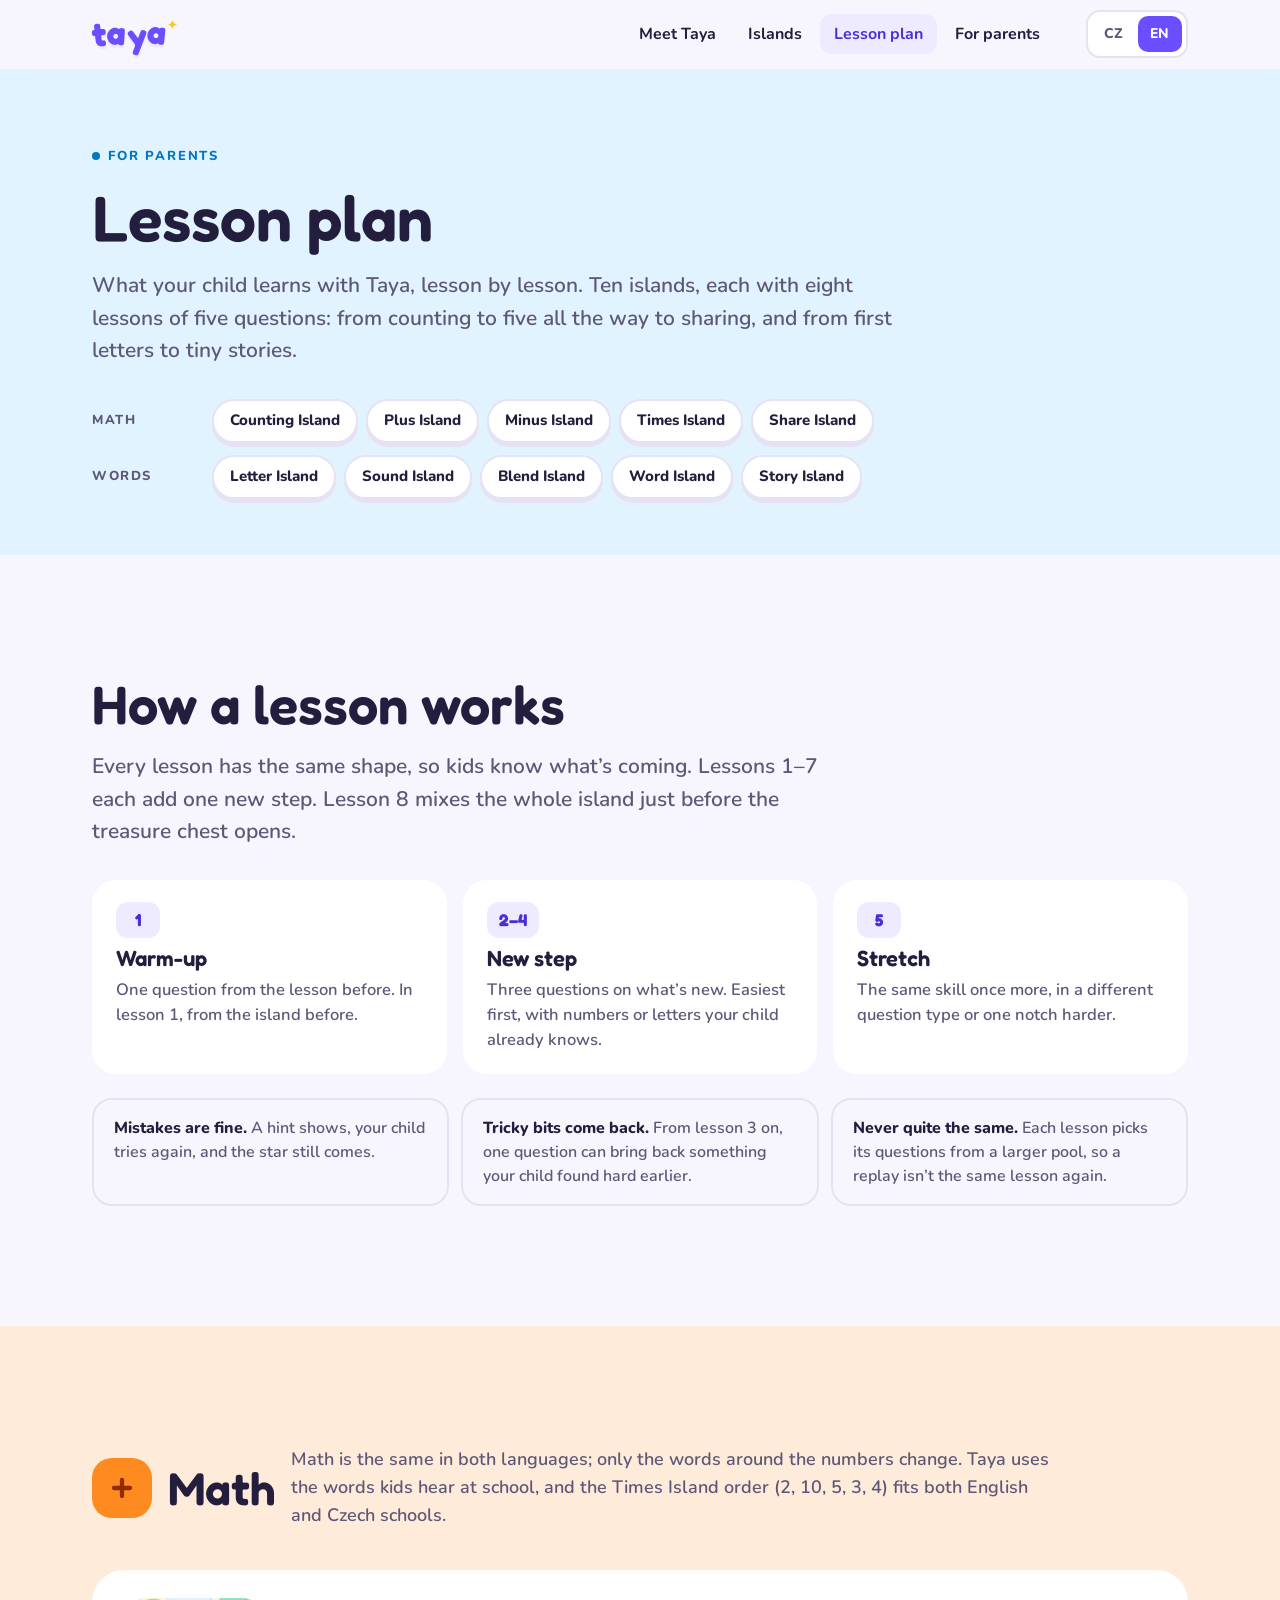
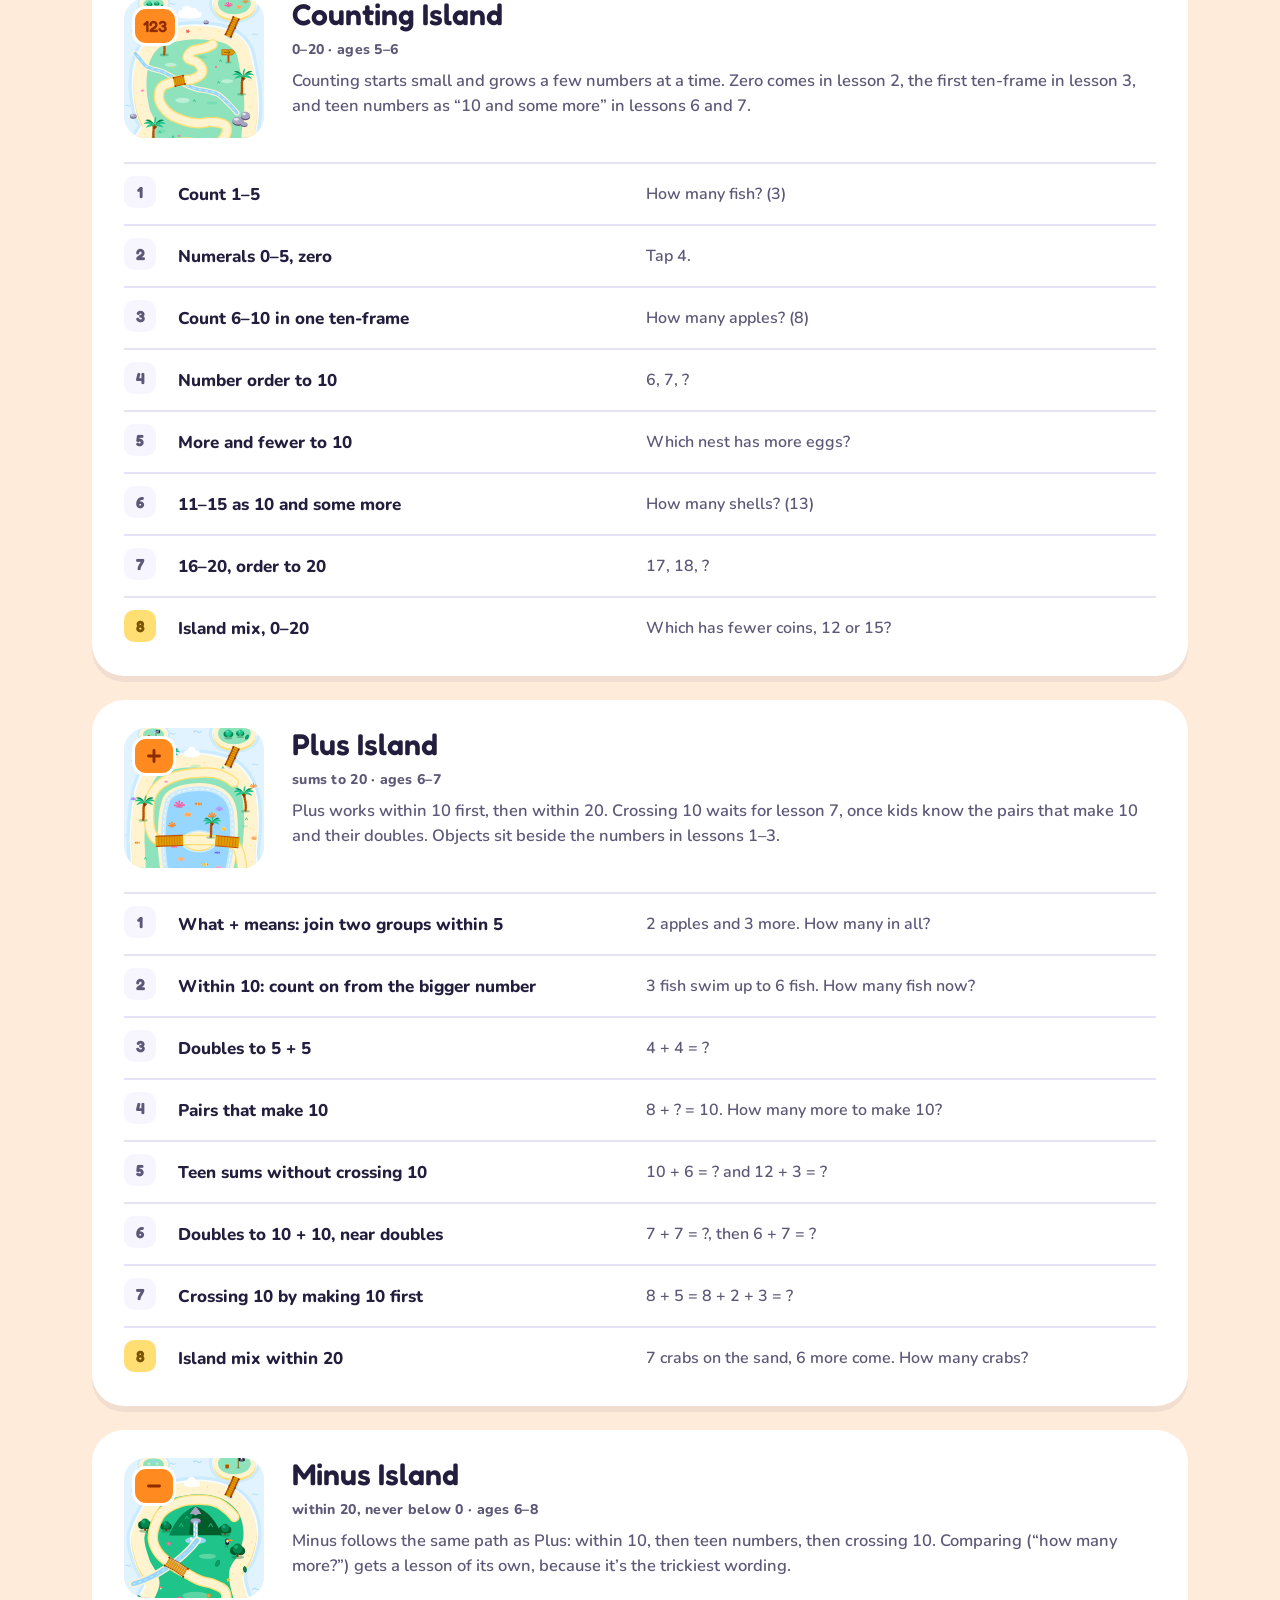
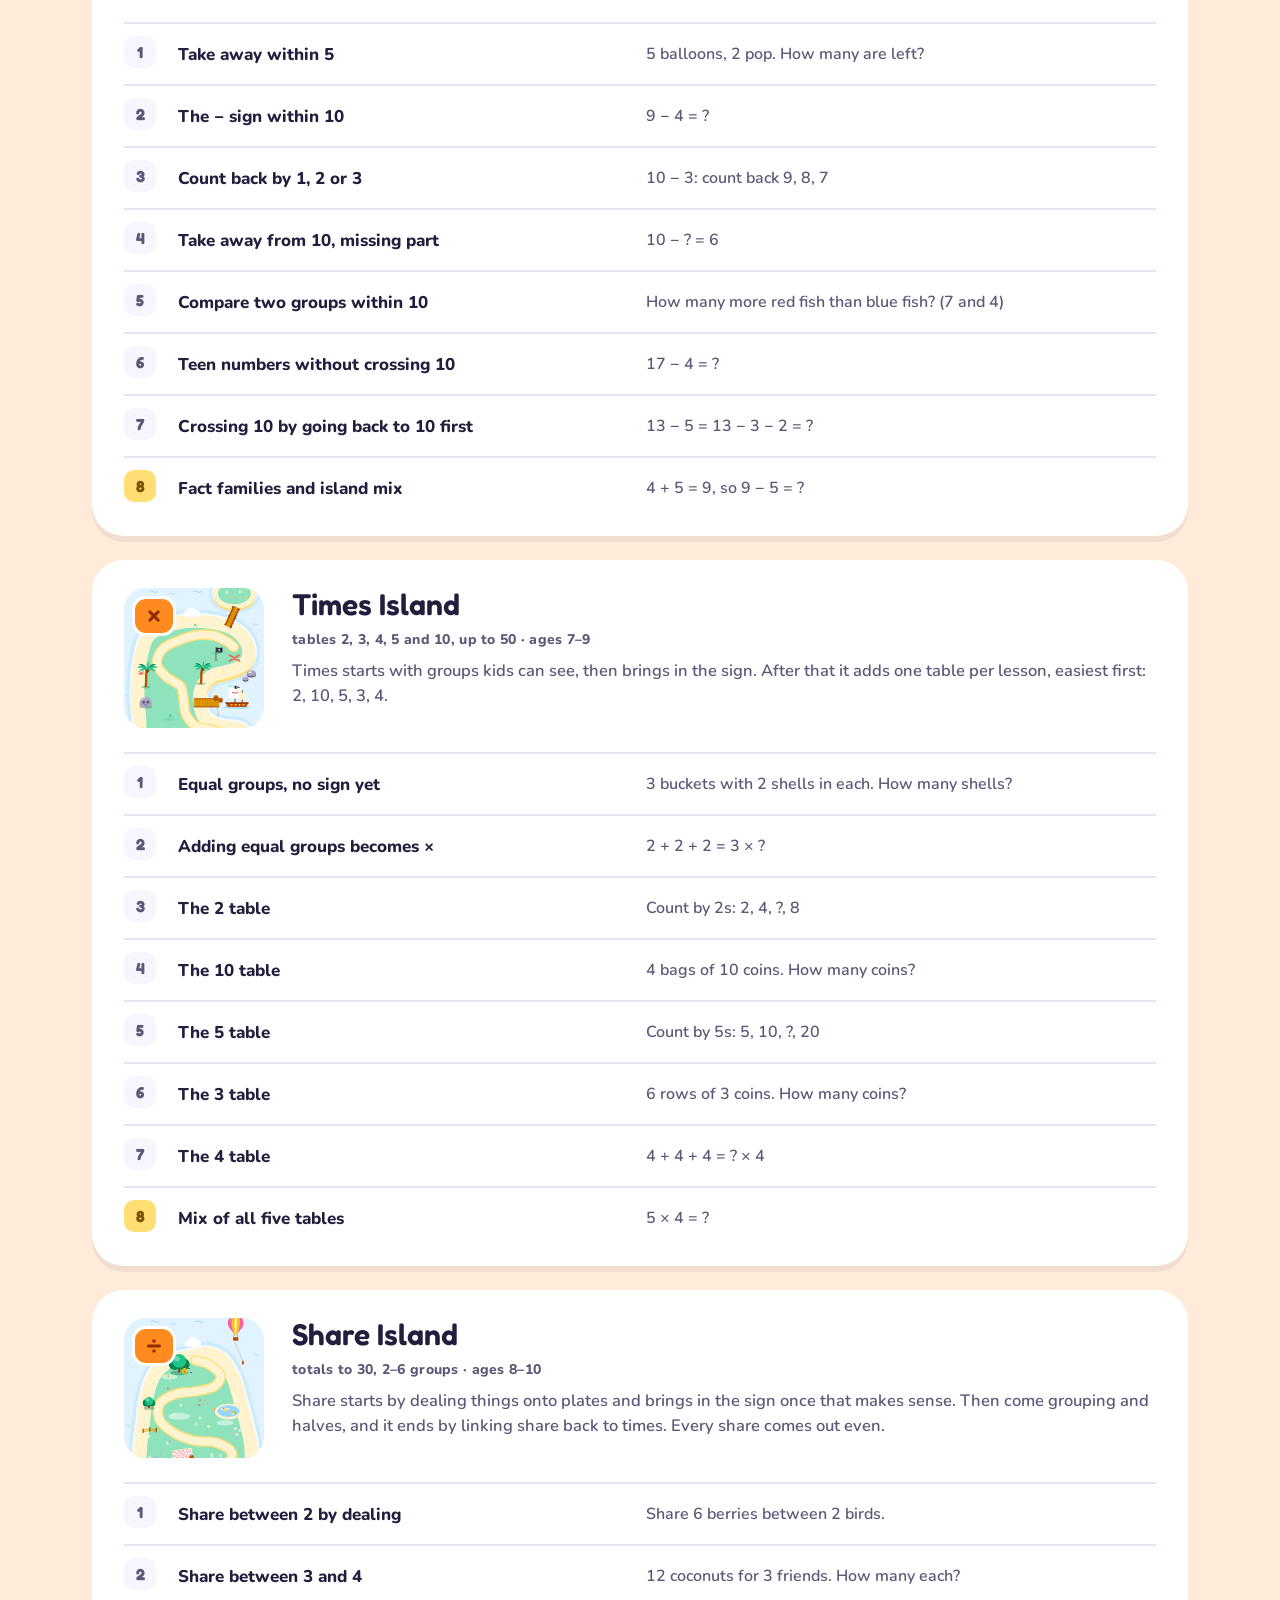
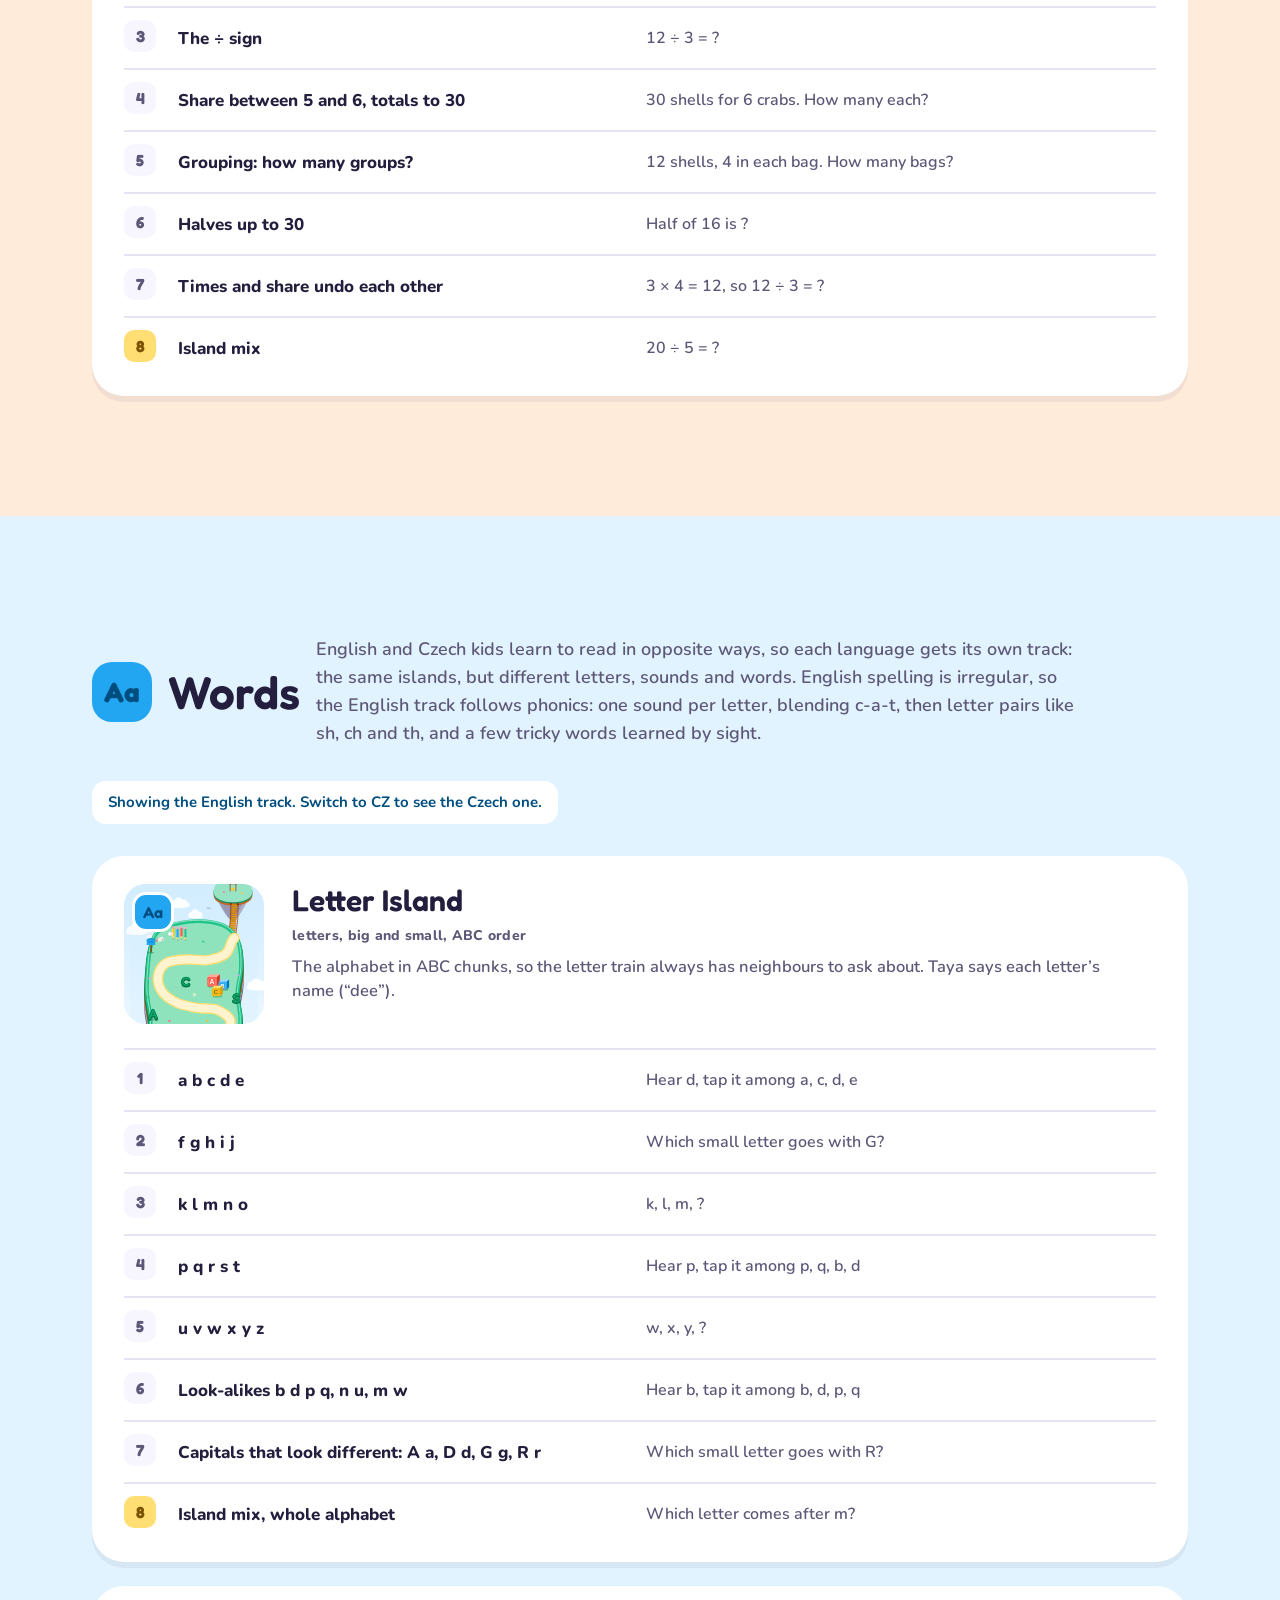
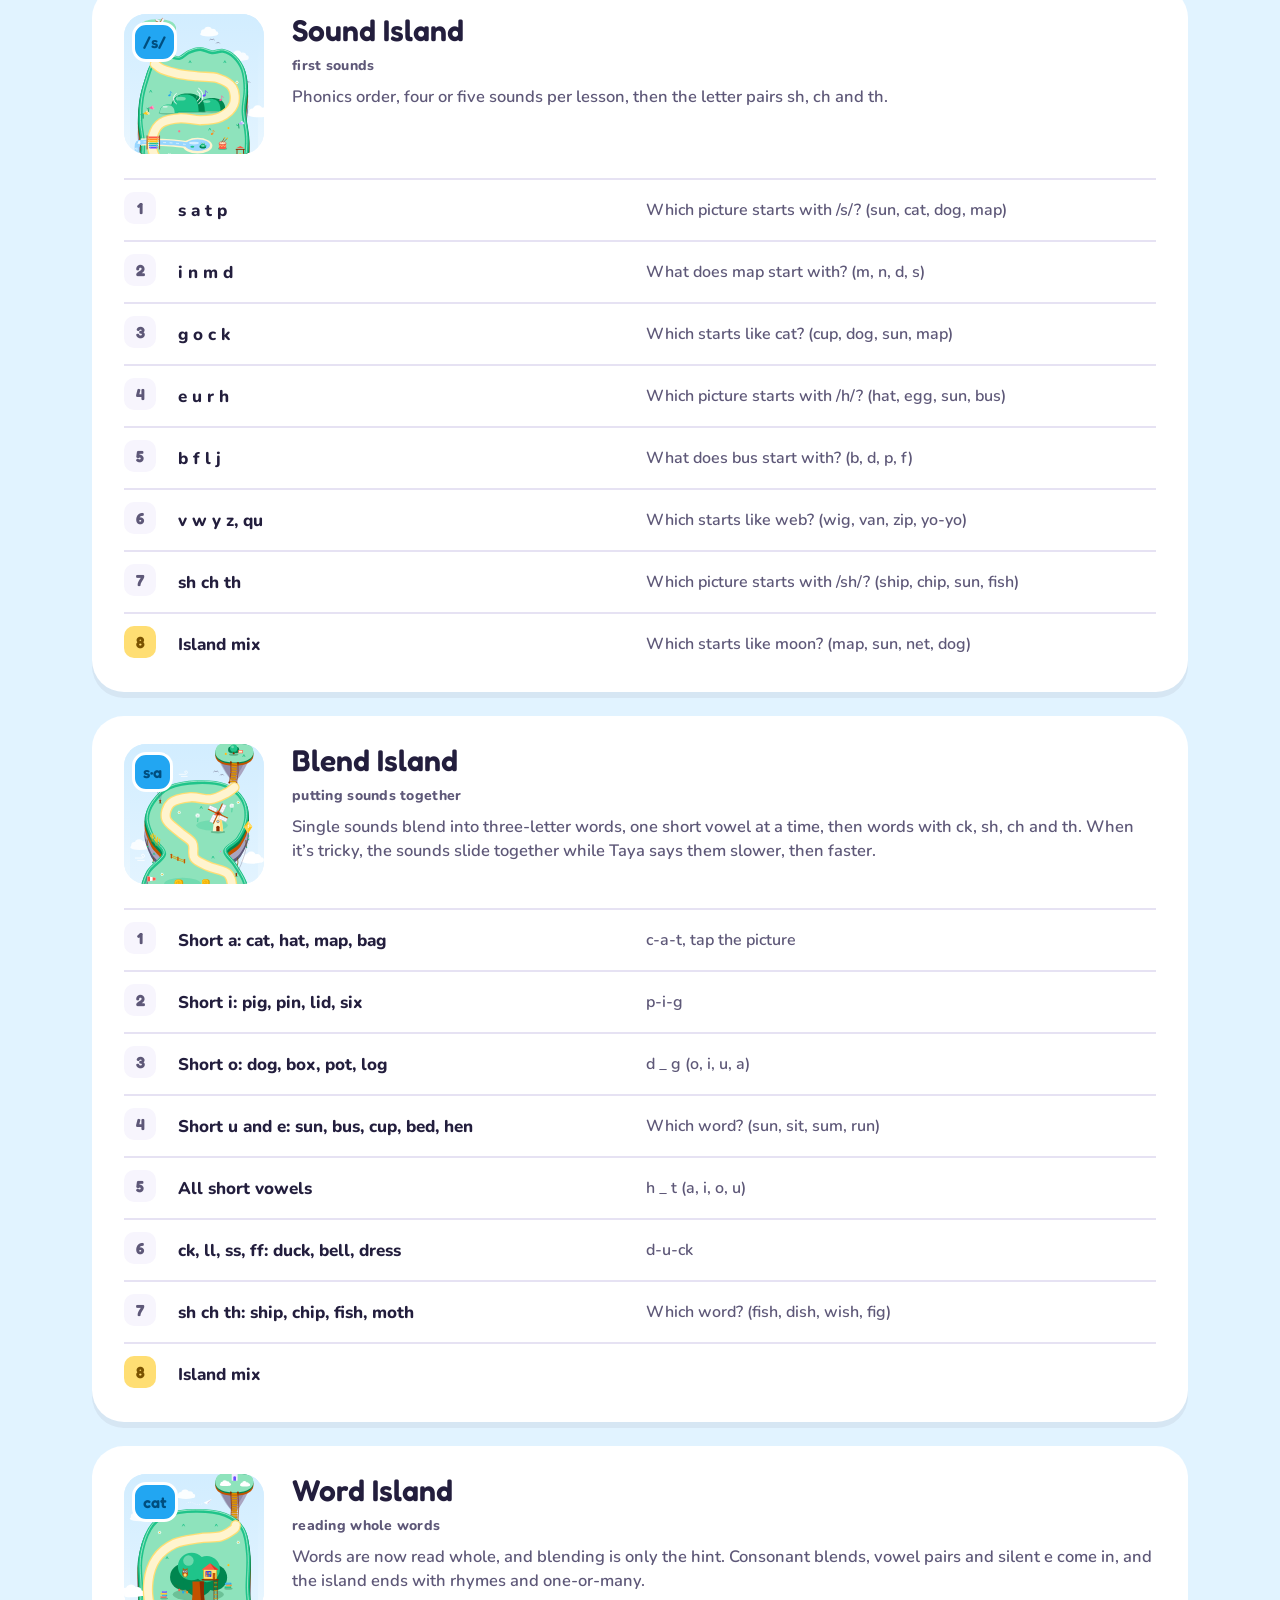
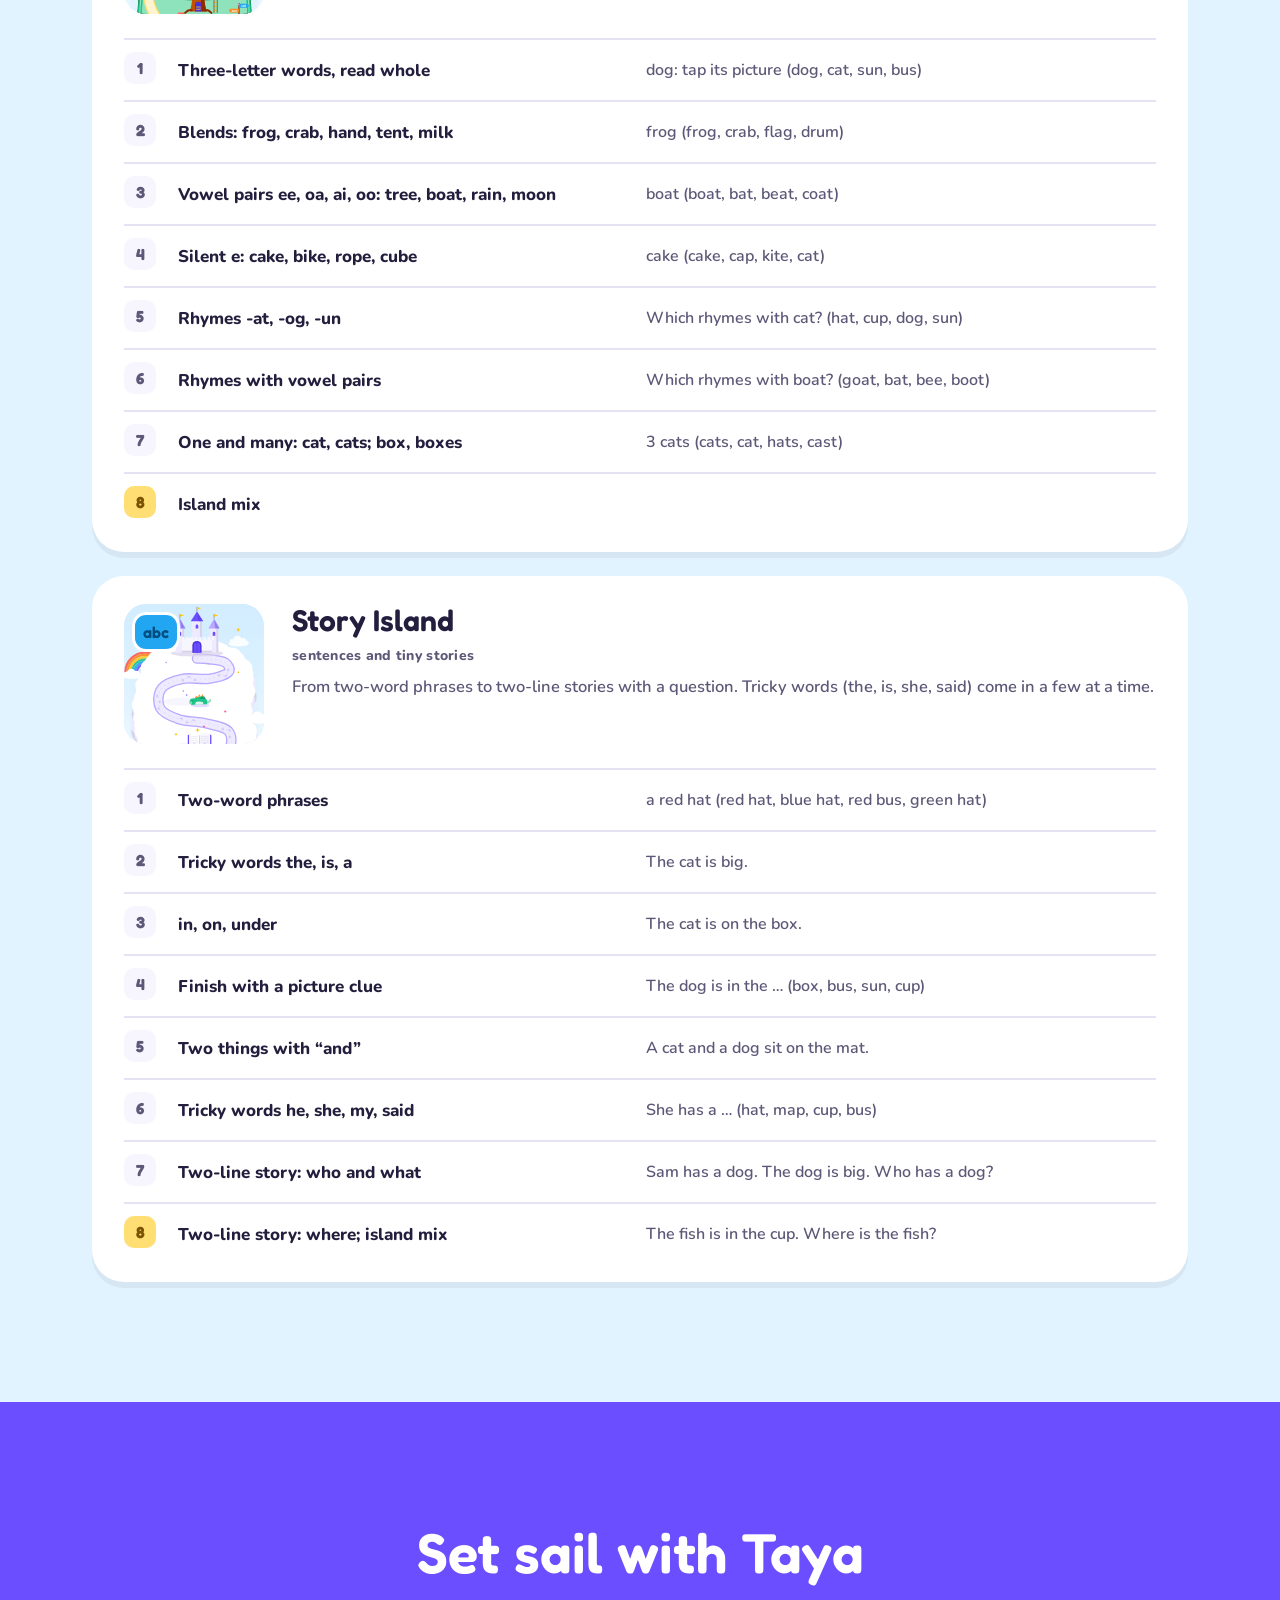
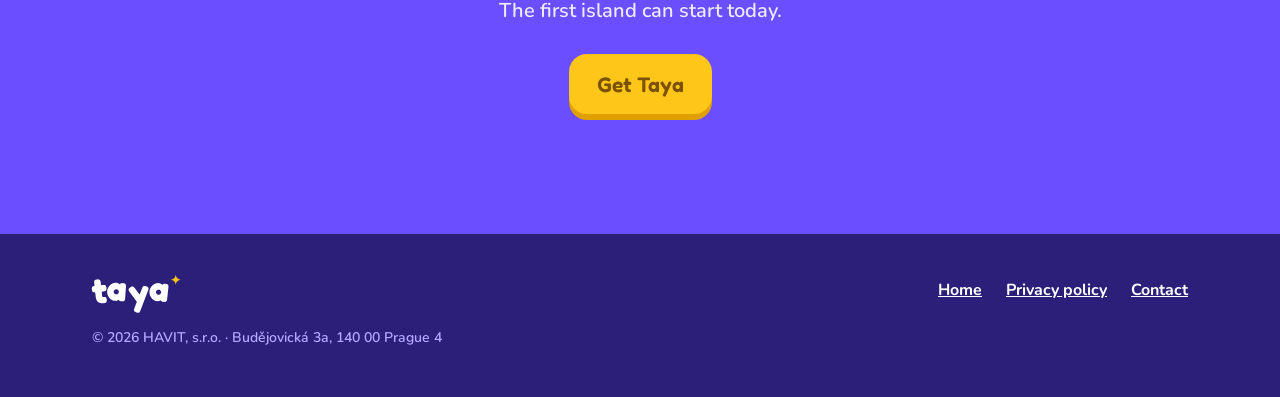
<file: plan/index.html>
<!doctype html>
<html lang="cs" data-lang="cs" data-title-cs="Plán lekcí – Taya" data-title-en="Lesson plan – Taya">
<head>
<meta charset="utf-8">
<meta name="viewport" content="width=device-width, initial-scale=1">
<title>Plán lekcí – Taya</title>
<meta name="description" content="Co se dítě v aplikaci Taya naučí: osm lekcí na každém ostrově, od počítání do pěti po dělení a od prvních písmen po malé příběhy. What your child learns in Taya, lesson by lesson.">
<meta name="theme-color" content="#6B4EFF">
<link rel="icon" type="image/svg+xml" href="../assets/app-icon.svg">
<link rel="preload" href="../assets/fonts/Fredoka-Bold.woff2" as="font" type="font/woff2" crossorigin>
<link rel="preload" href="../assets/fonts/Nunito-SemiBold.woff2" as="font" type="font/woff2" crossorigin>
<link rel="stylesheet" href="../assets/site.css">
<script>document.documentElement.classList.add("js");</script>
</head>
<body>
<a class="skip" href="#main"><span lang="cs">Přeskočit na obsah</span><span lang="en">Skip to content</span></a>

<svg width="0" height="0" style="position:absolute" aria-hidden="true">
  <symbol id="sp" viewBox="0 0 24 24"><path d="M12 1.5C12.6 7.4 16.6 11.4 22.5 12C16.6 12.6 12.6 16.6 12 22.5C11.4 16.6 7.4 12.6 1.5 12C7.4 11.4 11.4 7.4 12 1.5Z"/></symbol>
</svg>

<header class="topbar" id="top">
  <div class="wrap">
    <a class="wordmark" href="../" aria-label="Taya">
      <span class="l"><span>t</span></span><span class="l"><span>a</span></span><span class="l"><span>y</span></span><span class="l"><span>a</span></span>
      <svg class="spark" fill="#FFC61A" aria-hidden="true"><use href="#sp"/></svg>
    </a>
    <nav class="topnav" aria-label="Menu">
      <a href="../#taya"><span lang="cs">Taya</span><span lang="en">Meet Taya</span></a>
      <a href="../#ostrovy"><span lang="cs">Ostrovy</span><span lang="en">Islands</span></a>
      <a href="./" aria-current="page"><span lang="cs">Plán lekcí</span><span lang="en">Lesson plan</span></a>
      <a href="../#rodice"><span lang="cs">Pro rodiče</span><span lang="en">For parents</span></a>
    </nav>
    <div class="langs" role="group" aria-label="Jazyk / Language">
      <button type="button" data-set-lang="cs" aria-pressed="true">CZ</button>
      <button type="button" data-set-lang="en" aria-pressed="false">EN</button>
    </div>
  </div>
</header>

<main id="main" class="plan">

<section class="plan-hero">
  <div class="wrap">
    <span class="eyebrow"><span lang="cs">Pro rodiče</span><span lang="en">For parents</span></span>
    <h1><span lang="cs">Plán lekcí</span><span lang="en">Lesson plan</span></h1>
    <p class="lead">
      <span lang="cs">Co se s Tayou dítě naučí, lekci po lekci. Deset ostrovů, na každém osm lekcí po pěti otázkách: od počítání do pěti až po dělení a od prvních písmen až po malé příběhy.</span>
      <span lang="en">What your child learns with Taya, lesson by lesson. Ten islands, each with eight lessons of five questions: from counting to five all the way to sharing, and from first letters to tiny stories.</span>
    </p>
    <nav class="plan-nav" aria-label="Ostrovy / Islands">
      <div class="plan-nav-row"><span class="plan-nav-label"><span lang="cs">Matematika</span><span lang="en">Math</span></span><a class="plan-chip math" href="#pocitani"><span lang="cs">Ostrov počítání</span><span lang="en">Counting Island</span></a><a class="plan-chip math" href="#scitani"><span lang="cs">Ostrov sčítání</span><span lang="en">Plus Island</span></a><a class="plan-chip math" href="#odcitani"><span lang="cs">Ostrov odčítání</span><span lang="en">Minus Island</span></a><a class="plan-chip math" href="#nasobeni"><span lang="cs">Ostrov násobení</span><span lang="en">Times Island</span></a><a class="plan-chip math" href="#deleni"><span lang="cs">Ostrov dělení</span><span lang="en">Share Island</span></a></div>
      <div class="plan-nav-row"><span class="plan-nav-label"><span lang="cs">Čtení</span><span lang="en">Words</span></span><a class="plan-chip words" href="#pismena"><span lang="cs">Ostrov písmen</span><span lang="en">Letter Island</span></a><a class="plan-chip words" href="#hlasky"><span lang="cs">Ostrov hlásek</span><span lang="en">Sound Island</span></a><a class="plan-chip words" href="#skladani"><span lang="cs">Ostrov skládání</span><span lang="en">Blend Island</span></a><a class="plan-chip words" href="#slova"><span lang="cs">Ostrov slov</span><span lang="en">Word Island</span></a><a class="plan-chip words" href="#pribehy"><span lang="cs">Ostrov příběhů</span><span lang="en">Story Island</span></a></div>
    </nav>
  </div>
</section>

<section class="band plan-shape" aria-labelledby="shape-h">
  <div class="wrap">
    <div class="head">
      <h2 id="shape-h"><span lang="cs">Jak vypadá lekce</span><span lang="en">How a lesson works</span></h2>
      <p>
        <span lang="cs">Každá lekce má stejný tvar, takže dítě ví, co ho čeká. Lekce 1–7 přidávají vždy jeden nový krok. Osmá lekce zopakuje celý ostrov těsně předtím, než se otevře truhla s pokladem.</span>
        <span lang="en">Every lesson has the same shape, so kids know what’s coming. Lessons 1–7 each add one new step. Lesson 8 mixes the whole island just before the treasure chest opens.</span>
      </p>
    </div>
    <ol class="steps">
      <li><span class="step-n">1</span><h3><span lang="cs">Rozcvička</span><span lang="en">Warm-up</span></h3><p><span lang="cs">Jedna otázka z minulé lekce. V první lekci ostrova z ostrova předchozího.</span><span lang="en">One question from the lesson before. In lesson 1, from the island before.</span></p></li>
      <li><span class="step-n">2–4</span><h3><span lang="cs">Nový krok</span><span lang="en">New step</span></h3><p><span lang="cs">Tři otázky na to, co je nového. Nejdřív ta nejlehčí, s čísly nebo písmeny, která dítě už zná.</span><span lang="en">Three questions on what’s new. Easiest first, with numbers or letters your child already knows.</span></p></li>
      <li><span class="step-n">5</span><h3><span lang="cs">Výzva</span><span lang="en">Stretch</span></h3><p><span lang="cs">Stejná dovednost ještě jednou, jiným typem otázky nebo o kousek těžší.</span><span lang="en">The same skill once more, in a different question type or one notch harder.</span></p></li>
    </ol>
    <ul class="plan-notes">
      <li><b><span lang="cs">Chyba nevadí.</span><span lang="en">Mistakes are fine.</span></b> <span lang="cs">Ukáže se nápověda, dítě to zkusí znovu a hvězdu dostane i tak.</span><span lang="en">A hint shows, your child tries again, and the star still comes.</span></li>
      <li><b><span lang="cs">Co nešlo, se vrátí.</span><span lang="en">Tricky bits come back.</span></b> <span lang="cs">Od třetí lekce může jedna otázka zopakovat něco, co dítěti dřív nešlo.</span><span lang="en">From lesson 3 on, one question can bring back something your child found hard earlier.</span></li>
      <li><b><span lang="cs">Pokaždé trochu jinak.</span><span lang="en">Never quite the same.</span></b> <span lang="cs">Každá lekce vybírá své otázky z většího souboru, takže opakovaná lekce není stejná.</span><span lang="en">Each lesson picks its questions from a larger pool, so a replay isn’t the same lesson again.</span></li>
    </ul>
  </div>
</section>

<section class="band plan-world math" id="matematika" aria-labelledby="math-h">
  <div class="wrap">
    <div class="world-head">
      <span class="world-badge" aria-hidden="true"><svg viewBox="0 0 24 24" width="32" height="32" fill="none" stroke="#8E2C00" stroke-width="3.2" stroke-linecap="round"><path d="M12 6v12M6 12h12"/></svg></span>
      <h2 id="math-h"><span lang="cs">Matematika</span><span lang="en">Math</span></h2>
      <p>
        <span lang="cs">Matematika je v obou jazycích stejná, mění se jen slova kolem čísel. Úlohy používají slova, která dítě slyší ve škole, a na českých obrazovkách se násobí tečkou (3 · 4) a dělí dvojtečkou (12 : 3), stejně jako ve škole.</span>
        <span lang="en">Math is the same in both languages; only the words around the numbers change. Taya uses the words kids hear at school, and the Times Island order (2, 10, 5, 3, 4) fits both English and Czech schools.</span>
      </p>
    </div>
    
    <section class="plan-island" id="pocitani" aria-labelledby="pocitani-h">
      <header class="plan-island-head">
        <div class="plan-art"><img src="../assets/islands/counting.svg" width="606" height="834" alt="" loading="lazy"><span class="sym" aria-hidden="true"><b>123</b></span></div>
        <div class="plan-island-text">
          <h3 id="pocitani-h"><span lang="cs">Ostrov počítání</span><span lang="en">Counting Island</span></h3>
          <p class="plan-meta"><span lang="cs">0–20 · 5–6 let</span><span lang="en">0–20 · ages 5–6</span></p>
          <p><span lang="cs">Počítání začíná u malých čísel a roste po několika. Nula přijde ve 2. lekci, první desítkový rámeček ve 3. a čísla nad deset jako „10 a ještě něco“ v 6. a 7. lekci.</span><span lang="en">Counting starts small and grows a few numbers at a time. Zero comes in lesson 2, the first ten-frame in lesson 3, and teen numbers as “10 and some more” in lessons 6 and 7.</span></p>
        </div>
      </header>
      <ol class="lessons">
          <li><span class="no" aria-hidden="true">1</span><div><p class="focus"><span class="sr">1. </span><span lang="cs">Počítání do 5</span><span lang="en">Count 1–5</span></p><p class="ex"><span lang="cs">Kolik je tu ryb? (3)</span><span lang="en">How many fish? (3)</span></p></div></li>
          <li><span class="no" aria-hidden="true">2</span><div><p class="focus"><span class="sr">2. </span><span lang="cs">Číslice 0–5 a nula</span><span lang="en">Numerals 0–5, zero</span></p><p class="ex"><span lang="cs">Ťukni na číslo čtyři.</span><span lang="en">Tap 4.</span></p></div></li>
          <li><span class="no" aria-hidden="true">3</span><div><p class="focus"><span class="sr">3. </span><span lang="cs">Počítání 6–10 v desítkovém rámečku</span><span lang="en">Count 6–10 in one ten-frame</span></p><p class="ex"><span lang="cs">Kolik je tu jablek? (8)</span><span lang="en">How many apples? (8)</span></p></div></li>
          <li><span class="no" aria-hidden="true">4</span><div><p class="focus"><span class="sr">4. </span><span lang="cs">Pořadí čísel do 10</span><span lang="en">Number order to 10</span></p><p class="ex"><span lang="cs">6, 7, ? Které číslo je další?</span><span lang="en">6, 7, ?</span></p></div></li>
          <li><span class="no" aria-hidden="true">5</span><div><p class="focus"><span class="sr">5. </span><span lang="cs">Více a méně do 10</span><span lang="en">More and fewer to 10</span></p><p class="ex"><span lang="cs">Ve kterém hnízdě je více vajíček?</span><span lang="en">Which nest has more eggs?</span></p></div></li>
          <li><span class="no" aria-hidden="true">6</span><div><p class="focus"><span class="sr">6. </span><span lang="cs">11–15 jako 10 a ještě něco</span><span lang="en">11–15 as 10 and some more</span></p><p class="ex"><span lang="cs">Kolik je tu mušlí? (13)</span><span lang="en">How many shells? (13)</span></p></div></li>
          <li><span class="no" aria-hidden="true">7</span><div><p class="focus"><span class="sr">7. </span><span lang="cs">16–20 a pořadí do 20</span><span lang="en">16–20, order to 20</span></p><p class="ex"><span lang="cs">Ťukni na číslo devatenáct.</span><span lang="en">17, 18, ?</span></p></div></li>
          <li><span class="no" aria-hidden="true">8</span><div><p class="focus"><span class="sr">8. </span><span lang="cs">Opakování celého ostrova, 0–20</span><span lang="en">Island mix, 0–20</span></p><p class="ex"><span lang="cs">Kde je méně mincí, 12, nebo 15?</span><span lang="en">Which has fewer coins, 12 or 15?</span></p></div></li>
      </ol>
    </section>
    <section class="plan-island" id="scitani" aria-labelledby="scitani-h">
      <header class="plan-island-head">
        <div class="plan-art"><img src="../assets/islands/plus.svg" width="606" height="834" alt="" loading="lazy"><span class="sym" aria-hidden="true"><svg viewBox="0 0 24 24" width="26" height="26" fill="none" stroke="#8E2C00" stroke-width="3.2" stroke-linecap="round" aria-hidden="true"><path d="M12 6v12M6 12h12"/></svg></span></div>
        <div class="plan-island-text">
          <h3 id="scitani-h"><span lang="cs">Ostrov sčítání</span><span lang="en">Plus Island</span></h3>
          <p class="plan-meta"><span lang="cs">součty do 20 · 6–7 let</span><span lang="en">sums to 20 · ages 6–7</span></p>
          <p><span lang="cs">Nejdřív sčítání do 10, pak do 20. Přechod přes desítku čeká až na 7. lekci, kdy už dítě zná rozklady desítky a dvojnásobky. V 1.–3. lekci stojí vedle čísel i obrázky.</span><span lang="en">Plus works within 10 first, then within 20. Crossing 10 waits for lesson 7, once kids know the pairs that make 10 and their doubles. Objects sit beside the numbers in lessons 1–3.</span></p>
        </div>
      </header>
      <ol class="lessons">
          <li><span class="no" aria-hidden="true">1</span><div><p class="focus"><span class="sr">1. </span><span lang="cs">Co znamená +: spojení dvou skupin do 5</span><span lang="en">What + means: join two groups within 5</span></p><p class="ex"><span lang="cs">2 jablka a ještě 3. Kolik je jich dohromady?</span><span lang="en">2 apples and 3 more. How many in all?</span></p></div></li>
          <li><span class="no" aria-hidden="true">2</span><div><p class="focus"><span class="sr">2. </span><span lang="cs">Do 10: přičítání od většího čísla</span><span lang="en">Within 10: count on from the bigger number</span></p><p class="ex"><span lang="cs">Plave tu 6 ryb, připlavou ještě 3. Kolik ryb je teď?</span><span lang="en">3 fish swim up to 6 fish. How many fish now?</span></p></div></li>
          <li><span class="no" aria-hidden="true">3</span><div><p class="focus"><span class="sr">3. </span><span lang="cs">Dvojnásobky do 5 + 5</span><span lang="en">Doubles to 5 + 5</span></p><p class="ex"><span lang="cs">4 + 4 = ?</span><span lang="en">4 + 4 = ?</span></p></div></li>
          <li><span class="no" aria-hidden="true">4</span><div><p class="focus"><span class="sr">4. </span><span lang="cs">Rozklady čísla 10</span><span lang="en">Pairs that make 10</span></p><p class="ex"><span lang="cs">8 + ? = 10. Kolik chybí do deseti?</span><span lang="en">8 + ? = 10. How many more to make 10?</span></p></div></li>
          <li><span class="no" aria-hidden="true">5</span><div><p class="focus"><span class="sr">5. </span><span lang="cs">Do 20 bez přechodu přes desítku</span><span lang="en">Teen sums without crossing 10</span></p><p class="ex"><span lang="cs">10 + 6 = ? a 12 + 3 = ?</span><span lang="en">10 + 6 = ? and 12 + 3 = ?</span></p></div></li>
          <li><span class="no" aria-hidden="true">6</span><div><p class="focus"><span class="sr">6. </span><span lang="cs">Dvojnásobky do 10 + 10 a jejich sousedé</span><span lang="en">Doubles to 10 + 10, near doubles</span></p><p class="ex"><span lang="cs">7 + 7 = ?, potom 6 + 7 = ?</span><span lang="en">7 + 7 = ?, then 6 + 7 = ?</span></p></div></li>
          <li><span class="no" aria-hidden="true">7</span><div><p class="focus"><span class="sr">7. </span><span lang="cs">Přechod přes desítku: nejdřív doplnit do 10</span><span lang="en">Crossing 10 by making 10 first</span></p><p class="ex"><span lang="cs">8 + 5 = 8 + 2 + 3 = ?</span><span lang="en">8 + 5 = 8 + 2 + 3 = ?</span></p></div></li>
          <li><span class="no" aria-hidden="true">8</span><div><p class="focus"><span class="sr">8. </span><span lang="cs">Opakování celého ostrova do 20</span><span lang="en">Island mix within 20</span></p><p class="ex"><span lang="cs">Na písku je 7 krabů, přilezou ještě 6. Kolik je krabů?</span><span lang="en">7 crabs on the sand, 6 more come. How many crabs?</span></p></div></li>
      </ol>
    </section>
    <section class="plan-island" id="odcitani" aria-labelledby="odcitani-h">
      <header class="plan-island-head">
        <div class="plan-art"><img src="../assets/islands/minus.svg" width="606" height="834" alt="" loading="lazy"><span class="sym" aria-hidden="true"><svg viewBox="0 0 24 24" width="26" height="26" fill="none" stroke="#8E2C00" stroke-width="3.2" stroke-linecap="round" aria-hidden="true"><path d="M6 12h12"/></svg></span></div>
        <div class="plan-island-text">
          <h3 id="odcitani-h"><span lang="cs">Ostrov odčítání</span><span lang="en">Minus Island</span></h3>
          <p class="plan-meta"><span lang="cs">do 20, nikdy pod nulu · 6–8 let</span><span lang="en">within 20, never below 0 · ages 6–8</span></p>
          <p><span lang="cs">Odčítání jde stejnou cestou jako sčítání: do 10, pak do 20 a nakonec přechod přes desítku. Porovnávání („o kolik více?“) má vlastní lekci, protože je to nejtěžší formulace.</span><span lang="en">Minus follows the same path as Plus: within 10, then teen numbers, then crossing 10. Comparing (“how many more?”) gets a lesson of its own, because it’s the trickiest wording.</span></p>
        </div>
      </header>
      <ol class="lessons">
          <li><span class="no" aria-hidden="true">1</span><div><p class="focus"><span class="sr">1. </span><span lang="cs">Odebírání do 5</span><span lang="en">Take away within 5</span></p><p class="ex"><span lang="cs">5 balónků, 2 prasknou. Kolik jich zbylo?</span><span lang="en">5 balloons, 2 pop. How many are left?</span></p></div></li>
          <li><span class="no" aria-hidden="true">2</span><div><p class="focus"><span class="sr">2. </span><span lang="cs">Znaménko − do 10</span><span lang="en">The − sign within 10</span></p><p class="ex"><span lang="cs">9 − 4 = ?</span><span lang="en">9 − 4 = ?</span></p></div></li>
          <li><span class="no" aria-hidden="true">3</span><div><p class="focus"><span class="sr">3. </span><span lang="cs">Počítání pozpátku po 1, 2 a 3</span><span lang="en">Count back by 1, 2 or 3</span></p><p class="ex"><span lang="cs">10 − 3: počítej pozpátku 9, 8, 7</span><span lang="en">10 − 3: count back 9, 8, 7</span></p></div></li>
          <li><span class="no" aria-hidden="true">4</span><div><p class="focus"><span class="sr">4. </span><span lang="cs">Odčítání od 10 a chybějící část</span><span lang="en">Take away from 10, missing part</span></p><p class="ex"><span lang="cs">10 − ? = 6</span><span lang="en">10 − ? = 6</span></p></div></li>
          <li><span class="no" aria-hidden="true">5</span><div><p class="focus"><span class="sr">5. </span><span lang="cs">Porovnání dvou skupin do 10</span><span lang="en">Compare two groups within 10</span></p><p class="ex"><span lang="cs">O kolik je více červených ryb než modrých? (7 a 4)</span><span lang="en">How many more red fish than blue fish? (7 and 4)</span></p></div></li>
          <li><span class="no" aria-hidden="true">6</span><div><p class="focus"><span class="sr">6. </span><span lang="cs">Do 20 bez přechodu přes desítku</span><span lang="en">Teen numbers without crossing 10</span></p><p class="ex"><span lang="cs">17 − 4 = ?</span><span lang="en">17 − 4 = ?</span></p></div></li>
          <li><span class="no" aria-hidden="true">7</span><div><p class="focus"><span class="sr">7. </span><span lang="cs">Přechod přes desítku: nejdřív zpátky na 10</span><span lang="en">Crossing 10 by going back to 10 first</span></p><p class="ex"><span lang="cs">13 − 5 = 13 − 3 − 2 = ?</span><span lang="en">13 − 5 = 13 − 3 − 2 = ?</span></p></div></li>
          <li><span class="no" aria-hidden="true">8</span><div><p class="focus"><span class="sr">8. </span><span lang="cs">Početní rodinky a opakování ostrova</span><span lang="en">Fact families and island mix</span></p><p class="ex"><span lang="cs">4 + 5 = 9, takže 9 − 5 = ?</span><span lang="en">4 + 5 = 9, so 9 − 5 = ?</span></p></div></li>
      </ol>
    </section>
    <section class="plan-island" id="nasobeni" aria-labelledby="nasobeni-h">
      <header class="plan-island-head">
        <div class="plan-art"><img src="../assets/islands/times.svg" width="606" height="834" alt="" loading="lazy"><span class="sym" aria-hidden="true"><svg viewBox="0 0 24 24" width="26" height="26" fill="none" stroke="#8E2C00" stroke-width="3.2" stroke-linecap="round" aria-hidden="true"><path d="M7.5 7.5l9 9M16.5 7.5l-9 9"/></svg></span></div>
        <div class="plan-island-text">
          <h3 id="nasobeni-h"><span lang="cs">Ostrov násobení</span><span lang="en">Times Island</span></h3>
          <p class="plan-meta"><span lang="cs">násobilka 2, 3, 4, 5 a 10 do 50 · 7–9 let</span><span lang="en">tables 2, 3, 4, 5 and 10, up to 50 · ages 7–9</span></p>
          <p><span lang="cs">Násobení začíná skupinkami, které dítě vidí, a teprve pak přijde znaménko. Potom každá lekce přidá jednu řadu násobilky, od nejlehčí: 2, 10, 5, 3, 4.</span><span lang="en">Times starts with groups kids can see, then brings in the sign. After that it adds one table per lesson, easiest first: 2, 10, 5, 3, 4.</span></p>
        </div>
      </header>
      <ol class="lessons">
          <li><span class="no" aria-hidden="true">1</span><div><p class="focus"><span class="sr">1. </span><span lang="cs">Stejné skupinky, zatím bez znaménka</span><span lang="en">Equal groups, no sign yet</span></p><p class="ex"><span lang="cs">3 kbelíky, v každém jsou 2 mušle. Kolik je mušlí?</span><span lang="en">3 buckets with 2 shells in each. How many shells?</span></p></div></li>
          <li><span class="no" aria-hidden="true">2</span><div><p class="focus"><span class="sr">2. </span><span lang="cs">Ze sčítání stejných skupin je násobení</span><span lang="en">Adding equal groups becomes ×</span></p><p class="ex"><span lang="cs">2 + 2 + 2 = 3 · ?</span><span lang="en">2 + 2 + 2 = 3 × ?</span></p></div></li>
          <li><span class="no" aria-hidden="true">3</span><div><p class="focus"><span class="sr">3. </span><span lang="cs">Násobilka 2</span><span lang="en">The 2 table</span></p><p class="ex"><span lang="cs">Počítej po dvou: 2, 4, ?, 8</span><span lang="en">Count by 2s: 2, 4, ?, 8</span></p></div></li>
          <li><span class="no" aria-hidden="true">4</span><div><p class="focus"><span class="sr">4. </span><span lang="cs">Násobilka 10</span><span lang="en">The 10 table</span></p><p class="ex"><span lang="cs">4 pytlíky, v každém je 10 mincí. Kolik je mincí?</span><span lang="en">4 bags of 10 coins. How many coins?</span></p></div></li>
          <li><span class="no" aria-hidden="true">5</span><div><p class="focus"><span class="sr">5. </span><span lang="cs">Násobilka 5</span><span lang="en">The 5 table</span></p><p class="ex"><span lang="cs">Počítej po pěti: 5, 10, ?, 20</span><span lang="en">Count by 5s: 5, 10, ?, 20</span></p></div></li>
          <li><span class="no" aria-hidden="true">6</span><div><p class="focus"><span class="sr">6. </span><span lang="cs">Násobilka 3</span><span lang="en">The 3 table</span></p><p class="ex"><span lang="cs">6 řad, v každé jsou 3 mince. Kolik je mincí?</span><span lang="en">6 rows of 3 coins. How many coins?</span></p></div></li>
          <li><span class="no" aria-hidden="true">7</span><div><p class="focus"><span class="sr">7. </span><span lang="cs">Násobilka 4</span><span lang="en">The 4 table</span></p><p class="ex"><span lang="cs">4 + 4 + 4 = ? · 4</span><span lang="en">4 + 4 + 4 = ? × 4</span></p></div></li>
          <li><span class="no" aria-hidden="true">8</span><div><p class="focus"><span class="sr">8. </span><span lang="cs">Všech pět řad dohromady</span><span lang="en">Mix of all five tables</span></p><p class="ex"><span lang="cs">5 · 4 = ?</span><span lang="en">5 × 4 = ?</span></p></div></li>
      </ol>
    </section>
    <section class="plan-island" id="deleni" aria-labelledby="deleni-h">
      <header class="plan-island-head">
        <div class="plan-art"><img src="../assets/islands/share.svg" width="606" height="834" alt="" loading="lazy"><span class="sym" aria-hidden="true"><svg viewBox="0 0 24 24" width="26" height="26" fill="none" stroke="#8E2C00" stroke-width="3.2" stroke-linecap="round" aria-hidden="true"><path d="M6 12h12"/><circle cx="12" cy="6.5" r="1.9" fill="#8E2C00" stroke="none"/><circle cx="12" cy="17.5" r="1.9" fill="#8E2C00" stroke="none"/></svg></span></div>
        <div class="plan-island-text">
          <h3 id="deleni-h"><span lang="cs">Ostrov dělení</span><span lang="en">Share Island</span></h3>
          <p class="plan-meta"><span lang="cs">do 30, 2–6 skupin · 8–10 let</span><span lang="en">totals to 30, 2–6 groups · ages 8–10</span></p>
          <p><span lang="cs">Dělení začíná rozdáváním na talířky a znaménko přijde, až dává smysl. Pak přibude dělení po skupinkách a poloviny a na konci propojení dělení s násobením. Vždycky to vyjde beze zbytku.</span><span lang="en">Share starts by dealing things onto plates and brings in the sign once that makes sense. Then come grouping and halves, and it ends by linking share back to times. Every share comes out even.</span></p>
        </div>
      </header>
      <ol class="lessons">
          <li><span class="no" aria-hidden="true">1</span><div><p class="focus"><span class="sr">1. </span><span lang="cs">Dělení mezi 2 rozdáváním</span><span lang="en">Share between 2 by dealing</span></p><p class="ex"><span lang="cs">Rozděl 6 jahod mezi 2 ptáčky.</span><span lang="en">Share 6 berries between 2 birds.</span></p></div></li>
          <li><span class="no" aria-hidden="true">2</span><div><p class="focus"><span class="sr">2. </span><span lang="cs">Dělení mezi 3 a 4</span><span lang="en">Share between 3 and 4</span></p><p class="ex"><span lang="cs">12 kokosů pro 3 kamarády. Kolik dostane každý?</span><span lang="en">12 coconuts for 3 friends. How many each?</span></p></div></li>
          <li><span class="no" aria-hidden="true">3</span><div><p class="focus"><span class="sr">3. </span><span lang="cs">Znaménko :</span><span lang="en">The ÷ sign</span></p><p class="ex"><span lang="cs">12 : 3 = ?</span><span lang="en">12 ÷ 3 = ?</span></p></div></li>
          <li><span class="no" aria-hidden="true">4</span><div><p class="focus"><span class="sr">4. </span><span lang="cs">Dělení mezi 5 a 6, do 30</span><span lang="en">Share between 5 and 6, totals to 30</span></p><p class="ex"><span lang="cs">30 mušlí pro 6 krabů. Kolik dostane každý?</span><span lang="en">30 shells for 6 crabs. How many each?</span></p></div></li>
          <li><span class="no" aria-hidden="true">5</span><div><p class="focus"><span class="sr">5. </span><span lang="cs">Dělení po: kolik bude skupin?</span><span lang="en">Grouping: how many groups?</span></p><p class="ex"><span lang="cs">12 mušlí, do každého sáčku dáme 4. Kolik bude sáčků?</span><span lang="en">12 shells, 4 in each bag. How many bags?</span></p></div></li>
          <li><span class="no" aria-hidden="true">6</span><div><p class="focus"><span class="sr">6. </span><span lang="cs">Poloviny do 30</span><span lang="en">Halves up to 30</span></p><p class="ex"><span lang="cs">Polovina z 16 je ?</span><span lang="en">Half of 16 is ?</span></p></div></li>
          <li><span class="no" aria-hidden="true">7</span><div><p class="focus"><span class="sr">7. </span><span lang="cs">Násobení a dělení patří k sobě</span><span lang="en">Times and share undo each other</span></p><p class="ex"><span lang="cs">3 · 4 = 12, takže 12 : 3 = ?</span><span lang="en">3 × 4 = 12, so 12 ÷ 3 = ?</span></p></div></li>
          <li><span class="no" aria-hidden="true">8</span><div><p class="focus"><span class="sr">8. </span><span lang="cs">Opakování celého ostrova</span><span lang="en">Island mix</span></p><p class="ex"><span lang="cs">20 : 5 = ?</span><span lang="en">20 ÷ 5 = ?</span></p></div></li>
      </ol>
    </section>
  </div>
</section>

<section class="band plan-world words" id="cteni" aria-labelledby="words-h">
  <div class="wrap">
    <div class="world-head">
      <span class="world-badge" aria-hidden="true">Aa</span>
      <h2 id="words-h"><span lang="cs">Čtení</span><span lang="en">Words</span></h2>
      <p>
        <span lang="cs">Čeština a angličtina se učí číst úplně jinak, a tak má každý jazyk vlastní stopu: stejné ostrovy, ale jiná písmena, hlásky a slova. Čeština se píše, jak se čte, takže začínáme samohláskami, čteme po slabikách (MA-MA) a čas věnujeme hlavně čárkám, háčkům, ch a měkkým slabikám.</span>
        <span lang="en">English and Czech kids learn to read in opposite ways, so each language gets its own track: the same islands, but different letters, sounds and words. English spelling is irregular, so the English track follows phonics: one sound per letter, blending c-a-t, then letter pairs like sh, ch and th, and a few tricky words learned by sight.</span>
      </p>
    </div>
    <p class="track-note">
      <span lang="cs">Zobrazujeme českou stopu. Anglickou uvidíte po přepnutí na EN.</span>
      <span lang="en">Showing the English track. Switch to CZ to see the Czech one.</span>
    </p>
    
    <section class="plan-island" id="pismena" aria-labelledby="pismena-h">
      <header class="plan-island-head">
        <div class="plan-art"><img src="../assets/islands/letter.svg" width="606" height="834" alt="" loading="lazy"><span class="sym" aria-hidden="true"><b>Aa</b></span></div>
        <div class="plan-island-text">
          <h3 id="pismena-h"><span lang="cs">Ostrov písmen</span><span lang="en">Letter Island</span></h3>
          <p class="plan-meta"><span lang="cs">písmena, velká a malá, abeceda</span><span lang="en">letters, big and small, ABC order</span></p>
          <p><span lang="cs">Jako v první třídě: nejdřív samohlásky a čárky i háčky mají každé svou lekci. Taya říká hlásku („d“, ne „dé“), protože se v první třídě čte po hláskách.</span><span lang="en">The alphabet in ABC chunks, so the letter train always has neighbours to ask about. Taya says each letter’s name (“dee”).</span></p>
        </div>
      </header>
      <ol class="lessons" lang="cs">
          <li><span class="no" aria-hidden="true">1</span><div><p class="focus"><span class="sr">1. </span>Samohlásky a e i o u y</p><p class="ex">Taya řekne o, dítě ho najde mezi o, a, e, u</p></div></li>
          <li><span class="no" aria-hidden="true">2</span><div><p class="focus"><span class="sr">2. </span>m l s p t</p><p class="ex">Které malé písmeno patří k M?</p></div></li>
          <li><span class="no" aria-hidden="true">3</span><div><p class="focus"><span class="sr">3. </span>j n v d k</p><p class="ex">Které malé písmeno patří k D? (d, b, p, h)</p></div></li>
          <li><span class="no" aria-hidden="true">4</span><div><p class="focus"><span class="sr">4. </span>r z b c h</p><p class="ex">Taya řekne h, dítě ho najde mezi h, k, b, n</p></div></li>
          <li><span class="no" aria-hidden="true">5</span><div><p class="focus"><span class="sr">5. </span>f g ch a vzácná q w x</p><p class="ex">Co je v abecedě po H? (CH)</p></div></li>
          <li><span class="no" aria-hidden="true">6</span><div><p class="focus"><span class="sr">6. </span>Dlouhé samohlásky á é í ó ú ů ý</p><p class="ex">Taya řekne á, dítě ho najde mezi a, á, e, é</p></div></li>
          <li><span class="no" aria-hidden="true">7</span><div><p class="focus"><span class="sr">7. </span>Písmena s háčkem č ď ě ň ř š ť ž</p><p class="ex">Taya řekne ř, dítě ho najde mezi r, ř, z, ž</p></div></li>
          <li><span class="no" aria-hidden="true">8</span><div><p class="focus"><span class="sr">8. </span>Opakování celé abecedy</p><p class="ex">Co je v abecedě po C? (Č)</p></div></li>
      </ol>
      <ol class="lessons" lang="en">
          <li><span class="no" aria-hidden="true">1</span><div><p class="focus"><span class="sr">1. </span>a b c d e</p><p class="ex">Hear d, tap it among a, c, d, e</p></div></li>
          <li><span class="no" aria-hidden="true">2</span><div><p class="focus"><span class="sr">2. </span>f g h i j</p><p class="ex">Which small letter goes with G?</p></div></li>
          <li><span class="no" aria-hidden="true">3</span><div><p class="focus"><span class="sr">3. </span>k l m n o</p><p class="ex">k, l, m, ?</p></div></li>
          <li><span class="no" aria-hidden="true">4</span><div><p class="focus"><span class="sr">4. </span>p q r s t</p><p class="ex">Hear p, tap it among p, q, b, d</p></div></li>
          <li><span class="no" aria-hidden="true">5</span><div><p class="focus"><span class="sr">5. </span>u v w x y z</p><p class="ex">w, x, y, ?</p></div></li>
          <li><span class="no" aria-hidden="true">6</span><div><p class="focus"><span class="sr">6. </span>Look-alikes b d p q, n u, m w</p><p class="ex">Hear b, tap it among b, d, p, q</p></div></li>
          <li><span class="no" aria-hidden="true">7</span><div><p class="focus"><span class="sr">7. </span>Capitals that look different: A a, D d, G g, R r</p><p class="ex">Which small letter goes with R?</p></div></li>
          <li><span class="no" aria-hidden="true">8</span><div><p class="focus"><span class="sr">8. </span>Island mix, whole alphabet</p><p class="ex">Which letter comes after m?</p></div></li>
      </ol>
    </section>
    <section class="plan-island" id="hlasky" aria-labelledby="hlasky-h">
      <header class="plan-island-head">
        <div class="plan-art"><img src="../assets/islands/sound.svg" width="606" height="834" alt="" loading="lazy"><span class="sym" aria-hidden="true"><b>/s/</b></span></div>
        <div class="plan-island-text">
          <h3 id="hlasky-h"><span lang="cs">Ostrov hlásek</span><span lang="en">Sound Island</span></h3>
          <p class="plan-meta"><span lang="cs">první hlásky</span><span lang="en">first sounds</span></p>
          <p><span lang="cs">Nejdřív samohlásky, pak hlásky s háčkem a ch, každé ve vlastní lekci. Navíc dítě tleská slabiky, na kterých české čtení stojí.</span><span lang="en">Phonics order, four or five sounds per lesson, then the letter pairs sh, ch and th.</span></p>
        </div>
      </header>
      <ol class="lessons" lang="cs">
          <li><span class="no" aria-hidden="true">1</span><div><p class="focus"><span class="sr">1. </span>Samohlásky a e i o u</p><p class="ex">Který obrázek začíná na U? (ucho, oko, ananas, iglú)</p></div></li>
          <li><span class="no" aria-hidden="true">2</span><div><p class="focus"><span class="sr">2. </span>m l s p t</p><p class="ex">Na jaké písmeno začíná myš? (m, n, l, s)</p></div></li>
          <li><span class="no" aria-hidden="true">3</span><div><p class="focus"><span class="sr">3. </span>j n v d k</p><p class="ex">Který obrázek začíná stejně jako kolo? (koza, pes, nos, lev)</p></div></li>
          <li><span class="no" aria-hidden="true">4</span><div><p class="focus"><span class="sr">4. </span>r z b c h</p><p class="ex">Který obrázek začíná na H? (had, dům, ryba, sýr)</p></div></li>
          <li><span class="no" aria-hidden="true">5</span><div><p class="focus"><span class="sr">5. </span>č ř š ž</p><p class="ex">Který obrázek začíná na Ž? (žába, zámek, šála, čepice)</p></div></li>
          <li><span class="no" aria-hidden="true">6</span><div><p class="focus"><span class="sr">6. </span>f g ch</p><p class="ex">Na jaké písmeno začíná chléb? (ch, h, c, k)</p></div></li>
          <li><span class="no" aria-hidden="true">7</span><div><p class="focus"><span class="sr">7. </span>Tleskání slabik</p><p class="ex">Kolik slabik má kočka? (2)</p></div></li>
          <li><span class="no" aria-hidden="true">8</span><div><p class="focus"><span class="sr">8. </span>Opakování ostrova</p><p class="ex">Který obrázek začíná stejně jako myš? (mrak, pes, ryba, oko)</p></div></li>
      </ol>
      <ol class="lessons" lang="en">
          <li><span class="no" aria-hidden="true">1</span><div><p class="focus"><span class="sr">1. </span>s a t p</p><p class="ex">Which picture starts with /s/? (sun, cat, dog, map)</p></div></li>
          <li><span class="no" aria-hidden="true">2</span><div><p class="focus"><span class="sr">2. </span>i n m d</p><p class="ex">What does map start with? (m, n, d, s)</p></div></li>
          <li><span class="no" aria-hidden="true">3</span><div><p class="focus"><span class="sr">3. </span>g o c k</p><p class="ex">Which starts like cat? (cup, dog, sun, map)</p></div></li>
          <li><span class="no" aria-hidden="true">4</span><div><p class="focus"><span class="sr">4. </span>e u r h</p><p class="ex">Which picture starts with /h/? (hat, egg, sun, bus)</p></div></li>
          <li><span class="no" aria-hidden="true">5</span><div><p class="focus"><span class="sr">5. </span>b f l j</p><p class="ex">What does bus start with? (b, d, p, f)</p></div></li>
          <li><span class="no" aria-hidden="true">6</span><div><p class="focus"><span class="sr">6. </span>v w y z, qu</p><p class="ex">Which starts like web? (wig, van, zip, yo-yo)</p></div></li>
          <li><span class="no" aria-hidden="true">7</span><div><p class="focus"><span class="sr">7. </span>sh ch th</p><p class="ex">Which picture starts with /sh/? (ship, chip, sun, fish)</p></div></li>
          <li><span class="no" aria-hidden="true">8</span><div><p class="focus"><span class="sr">8. </span>Island mix</p><p class="ex">Which starts like moon? (map, sun, net, dog)</p></div></li>
      </ol>
    </section>
    <section class="plan-island" id="skladani" aria-labelledby="skladani-h">
      <header class="plan-island-head">
        <div class="plan-art"><img src="../assets/islands/blend.svg" width="606" height="834" alt="" loading="lazy"><span class="sym" aria-hidden="true"><b>s·a</b></span></div>
        <div class="plan-island-text">
          <h3 id="skladani-h"><span lang="cs">Ostrov skládání</span><span lang="en">Blend Island</span></h3>
          <p class="plan-meta"><span lang="cs">skládání hlásek a slabik</span><span lang="en">putting sounds together</span></p>
          <p><span lang="cs">Nejdřív skládání slabik (LA · MA → lama), pak jednoslabičná slova, slova s háčky, shluky souhlásek, měkké slabiky a slova bez samohlásky. Když to nejde, dílky se k sobě přisunou a Taya je řekne pomalu a pak rychleji.</span><span lang="en">Single sounds blend into three-letter words, one short vowel at a time, then words with ck, sh, ch and th. When it’s tricky, the sounds slide together while Taya says them slower, then faster.</span></p>
        </div>
      </header>
      <ol class="lessons" lang="cs">
          <li><span class="no" aria-hidden="true">1</span><div><p class="focus"><span class="sr">1. </span>Dvě otevřené slabiky: lama, pila, mísa, sova</p><p class="ex">LA · MA, ťukni na obrázek</p></div></li>
          <li><span class="no" aria-hidden="true">2</span><div><p class="focus"><span class="sr">2. </span>Další dvouslabičná slova: ryba, koza, ruka, kolo</p><p class="ex">ry _ a (b, p, d, v)</p></div></li>
          <li><span class="no" aria-hidden="true">3</span><div><p class="focus"><span class="sr">3. </span>Jednoslabičná slova: pes, les, nos, sýr, dům</p><p class="ex">p-e-s</p></div></li>
          <li><span class="no" aria-hidden="true">4</span><div><p class="focus"><span class="sr">4. </span>Slova s háčky: žába, šála, řepa, myš</p><p class="ex">Které slovo patří k obrázku? (žába, šála, čáp, řepa)</p></div></li>
          <li><span class="no" aria-hidden="true">5</span><div><p class="focus"><span class="sr">5. </span>Shluky souhlásek: vlak, drak, hrad, stůl</p><p class="ex">d-r-a-k</p></div></li>
          <li><span class="no" aria-hidden="true">6</span><div><p class="focus"><span class="sr">6. </span>Měkké slabiky di ti ni, dě tě ně mě: děti, dýně, tygr</p><p class="ex">t _ gr (y, i, í, e)</p></div></li>
          <li><span class="no" aria-hidden="true">7</span><div><p class="focus"><span class="sr">7. </span>Slova bez samohlásky: vlk, krk, prst</p><p class="ex">v-l-k (vlk, vlak, lev, pes)</p></div></li>
          <li><span class="no" aria-hidden="true">8</span><div><p class="focus"><span class="sr">8. </span>Opakování ostrova</p></div></li>
      </ol>
      <ol class="lessons" lang="en">
          <li><span class="no" aria-hidden="true">1</span><div><p class="focus"><span class="sr">1. </span>Short a: cat, hat, map, bag</p><p class="ex">c-a-t, tap the picture</p></div></li>
          <li><span class="no" aria-hidden="true">2</span><div><p class="focus"><span class="sr">2. </span>Short i: pig, pin, lid, six</p><p class="ex">p-i-g</p></div></li>
          <li><span class="no" aria-hidden="true">3</span><div><p class="focus"><span class="sr">3. </span>Short o: dog, box, pot, log</p><p class="ex">d _ g (o, i, u, a)</p></div></li>
          <li><span class="no" aria-hidden="true">4</span><div><p class="focus"><span class="sr">4. </span>Short u and e: sun, bus, cup, bed, hen</p><p class="ex">Which word? (sun, sit, sum, run)</p></div></li>
          <li><span class="no" aria-hidden="true">5</span><div><p class="focus"><span class="sr">5. </span>All short vowels</p><p class="ex">h _ t (a, i, o, u)</p></div></li>
          <li><span class="no" aria-hidden="true">6</span><div><p class="focus"><span class="sr">6. </span>ck, ll, ss, ff: duck, bell, dress</p><p class="ex">d-u-ck</p></div></li>
          <li><span class="no" aria-hidden="true">7</span><div><p class="focus"><span class="sr">7. </span>sh ch th: ship, chip, fish, moth</p><p class="ex">Which word? (fish, dish, wish, fig)</p></div></li>
          <li><span class="no" aria-hidden="true">8</span><div><p class="focus"><span class="sr">8. </span>Island mix</p></div></li>
      </ol>
    </section>
    <section class="plan-island" id="slova" aria-labelledby="slova-h">
      <header class="plan-island-head">
        <div class="plan-art"><img src="../assets/islands/word.svg" width="606" height="834" alt="" loading="lazy"><span class="sym" aria-hidden="true"><b lang="cs">les</b><b lang="en">cat</b></span></div>
        <div class="plan-island-text">
          <h3 id="slova-h"><span lang="cs">Ostrov slov</span><span lang="en">Word Island</span></h3>
          <p class="plan-meta"><span lang="cs">čtení celých slov</span><span lang="en">reading whole words</span></p>
          <p><span lang="cs">Slova se teď čtou celá a skládání po hláskách zbývá jen jako nápověda. Přibývají delší slova a další čárky a háčky, na konci rýmy a jedno nebo víc.</span><span lang="en">Words are now read whole, and blending is only the hint. Consonant blends, vowel pairs and silent e come in, and the island ends with rhymes and one-or-many.</span></p>
        </div>
      </header>
      <ol class="lessons" lang="cs">
          <li><span class="no" aria-hidden="true">1</span><div><p class="focus"><span class="sr">1. </span>Dvouslabičná slova čtená vcelku</p><p class="ex">koza (koza, kolo, ryba, sova)</p></div></li>
          <li><span class="no" aria-hidden="true">2</span><div><p class="focus"><span class="sr">2. </span>Zavřené slabiky a dlouhé samohlásky: kočka, dům, míč</p><p class="ex">míč (míč, mák, nos, dům)</p></div></li>
          <li><span class="no" aria-hidden="true">3</span><div><p class="focus"><span class="sr">3. </span>Tři slabiky: čepice, jahoda, kalhoty</p><p class="ex">jahoda (jahoda, jablko, jelen, jezevec)</p></div></li>
          <li><span class="no" aria-hidden="true">4</span><div><p class="focus"><span class="sr">4. </span>Shluky s háčky a čárkami: hruška, třešně, švestka</p><p class="ex">hruška (hruška, hračka, houska, hrnek)</p></div></li>
          <li><span class="no" aria-hidden="true">5</span><div><p class="focus"><span class="sr">5. </span>Rýmy -ak, -es</p><p class="ex">Které slovo se rýmuje se slovem drak? (vlak, dům, pes, koza)</p></div></li>
          <li><span class="no" aria-hidden="true">6</span><div><p class="focus"><span class="sr">6. </span>Delší rýmy</p><p class="ex">Které slovo se rýmuje se slovem kráva? (tráva, koza, krabice, ryba)</p></div></li>
          <li><span class="no" aria-hidden="true">7</span><div><p class="focus"><span class="sr">7. </span>Jedno a víc: kočka, kočky; auto, auta</p><p class="ex">3 kočky (kočky, kočka, kozy, kostky)</p></div></li>
          <li><span class="no" aria-hidden="true">8</span><div><p class="focus"><span class="sr">8. </span>Opakování ostrova</p></div></li>
      </ol>
      <ol class="lessons" lang="en">
          <li><span class="no" aria-hidden="true">1</span><div><p class="focus"><span class="sr">1. </span>Three-letter words, read whole</p><p class="ex">dog: tap its picture (dog, cat, sun, bus)</p></div></li>
          <li><span class="no" aria-hidden="true">2</span><div><p class="focus"><span class="sr">2. </span>Blends: frog, crab, hand, tent, milk</p><p class="ex">frog (frog, crab, flag, drum)</p></div></li>
          <li><span class="no" aria-hidden="true">3</span><div><p class="focus"><span class="sr">3. </span>Vowel pairs ee, oa, ai, oo: tree, boat, rain, moon</p><p class="ex">boat (boat, bat, beat, coat)</p></div></li>
          <li><span class="no" aria-hidden="true">4</span><div><p class="focus"><span class="sr">4. </span>Silent e: cake, bike, rope, cube</p><p class="ex">cake (cake, cap, kite, cat)</p></div></li>
          <li><span class="no" aria-hidden="true">5</span><div><p class="focus"><span class="sr">5. </span>Rhymes -at, -og, -un</p><p class="ex">Which rhymes with cat? (hat, cup, dog, sun)</p></div></li>
          <li><span class="no" aria-hidden="true">6</span><div><p class="focus"><span class="sr">6. </span>Rhymes with vowel pairs</p><p class="ex">Which rhymes with boat? (goat, bat, bee, boot)</p></div></li>
          <li><span class="no" aria-hidden="true">7</span><div><p class="focus"><span class="sr">7. </span>One and many: cat, cats; box, boxes</p><p class="ex">3 cats (cats, cat, hats, cast)</p></div></li>
          <li><span class="no" aria-hidden="true">8</span><div><p class="focus"><span class="sr">8. </span>Island mix</p></div></li>
      </ol>
    </section>
    <section class="plan-island" id="pribehy" aria-labelledby="pribehy-h">
      <header class="plan-island-head">
        <div class="plan-art"><img src="../assets/islands/story.svg" width="606" height="834" alt="" loading="lazy"><span class="sym" aria-hidden="true"><b>abc</b></span></div>
        <div class="plan-island-text">
          <h3 id="pribehy-h"><span lang="cs">Ostrov příběhů</span><span lang="en">Story Island</span></h3>
          <p class="plan-meta"><span lang="cs">věty a malé příběhy</span><span lang="en">sentences and tiny stories</span></p>
          <p><span lang="cs">Od dvou slov až po dvouřádkové příběhy s otázkou. Všechny možnosti jsou napsané ve správném tvaru, takže se zkouší jen porozumění.</span><span lang="en">From two-word phrases to two-line stories with a question. Tricky words (the, is, she, said) come in a few at a time.</span></p>
        </div>
      </header>
      <ol class="lessons" lang="cs">
          <li><span class="no" aria-hidden="true">1</span><div><p class="focus"><span class="sr">1. </span>Dvě slova</p><p class="ex">červená čepice (červená čepice, modrá čepice, červený autobus, zelená čepice)</p></div></li>
          <li><span class="no" aria-hidden="true">2</span><div><p class="focus"><span class="sr">2. </span>Krátké věty s „je“</p><p class="ex">Kočka je velká.</p></div></li>
          <li><span class="no" aria-hidden="true">3</span><div><p class="focus"><span class="sr">3. </span>na, v, pod</p><p class="ex">Kočka je na krabici.</p></div></li>
          <li><span class="no" aria-hidden="true">4</span><div><p class="focus"><span class="sr">4. </span>Doplň podle obrázku</p><p class="ex">Pes je v … (krabici, autě, hrnku, domě)</p></div></li>
          <li><span class="no" aria-hidden="true">5</span><div><p class="focus"><span class="sr">5. </span>Dvě věci se spojkou „a“</p><p class="ex">Kočka a pes sedí na koberci.</p></div></li>
          <li><span class="no" aria-hidden="true">6</span><div><p class="focus"><span class="sr">6. </span>Slovesa má, jde, spí, jí</p><p class="ex">Ema má … (míč, kolo, psa, rybu)</p></div></li>
          <li><span class="no" aria-hidden="true">7</span><div><p class="focus"><span class="sr">7. </span>Dvouřádkový příběh: kdo a co</p><p class="ex">Ema má psa. Pes je velký. Kdo má psa?</p></div></li>
          <li><span class="no" aria-hidden="true">8</span><div><p class="focus"><span class="sr">8. </span>Dvouřádkový příběh: kde; opakování ostrova</p><p class="ex">Ryba je v hrnku. Kde je ryba?</p></div></li>
      </ol>
      <ol class="lessons" lang="en">
          <li><span class="no" aria-hidden="true">1</span><div><p class="focus"><span class="sr">1. </span>Two-word phrases</p><p class="ex">a red hat (red hat, blue hat, red bus, green hat)</p></div></li>
          <li><span class="no" aria-hidden="true">2</span><div><p class="focus"><span class="sr">2. </span>Tricky words the, is, a</p><p class="ex">The cat is big.</p></div></li>
          <li><span class="no" aria-hidden="true">3</span><div><p class="focus"><span class="sr">3. </span>in, on, under</p><p class="ex">The cat is on the box.</p></div></li>
          <li><span class="no" aria-hidden="true">4</span><div><p class="focus"><span class="sr">4. </span>Finish with a picture clue</p><p class="ex">The dog is in the … (box, bus, sun, cup)</p></div></li>
          <li><span class="no" aria-hidden="true">5</span><div><p class="focus"><span class="sr">5. </span>Two things with “and”</p><p class="ex">A cat and a dog sit on the mat.</p></div></li>
          <li><span class="no" aria-hidden="true">6</span><div><p class="focus"><span class="sr">6. </span>Tricky words he, she, my, said</p><p class="ex">She has a … (hat, map, cup, bus)</p></div></li>
          <li><span class="no" aria-hidden="true">7</span><div><p class="focus"><span class="sr">7. </span>Two-line story: who and what</p><p class="ex">Sam has a dog. The dog is big. Who has a dog?</p></div></li>
          <li><span class="no" aria-hidden="true">8</span><div><p class="focus"><span class="sr">8. </span>Two-line story: where; island mix</p><p class="ex">The fish is in the cup. Where is the fish?</p></div></li>
      </ol>
    </section>
  </div>
</section>

<section class="band cta plan-cta">
  <div class="wrap">
    <div>
      <h2><span lang="cs">Vyplujte s Tayou na ostrovy</span><span lang="en">Set sail with Taya</span></h2>
      <p><span lang="cs">První ostrov může začít ještě dnes.</span><span lang="en">The first island can start today.</span></p>
      <div class="stores"><a class="store-back" href="../#stahnout"><span lang="cs">Stáhnout Tayu</span><span lang="en">Get Taya</span></a></div>
    </div>
  </div>
</section>

</main>

<footer class="foot">
  <div class="wrap">
    <a class="wordmark" href="../" aria-label="Taya">
      <span class="l"><span>t</span></span><span class="l"><span>a</span></span><span class="l"><span>y</span></span><span class="l"><span>a</span></span>
      <svg class="spark" fill="#FFC61A" aria-hidden="true"><use href="#sp"/></svg>
    </a>
    <nav aria-label="Footer">
      <a href="../"><span lang="cs">Domů</span><span lang="en">Home</span></a>
      <a href="../privacy/"><span lang="cs">Zásady ochrany soukromí</span><span lang="en">Privacy policy</span></a>
      <a href="mailto:info@havit.cz"><span lang="cs">Kontakt</span><span lang="en">Contact</span></a>
    </nav>
    <small>© 2026 HAVIT, s.r.o. · Budějovická 3a, 140 00 <span lang="cs">Praha 4</span><span lang="en">Prague 4</span></small>
  </div>
</footer>

<script src="../assets/site.js"></script>
</body>
</html>
</file>
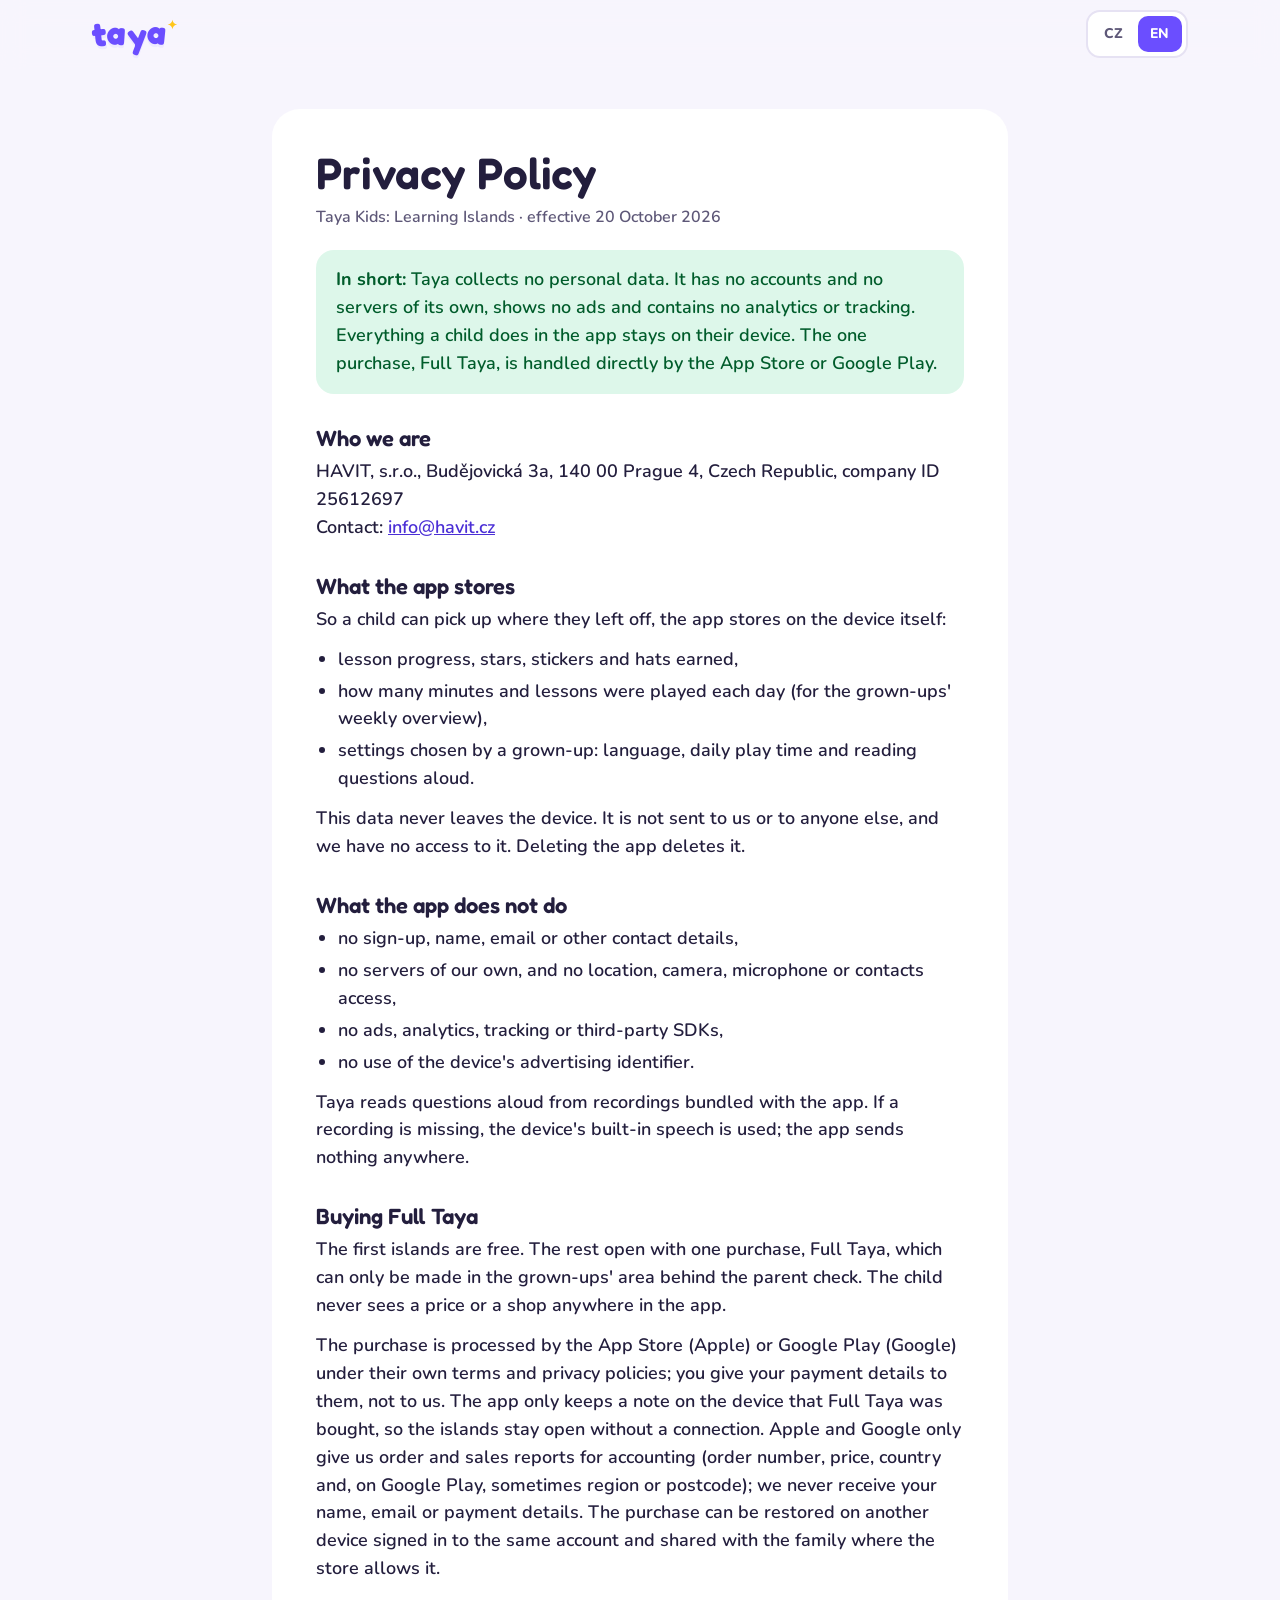
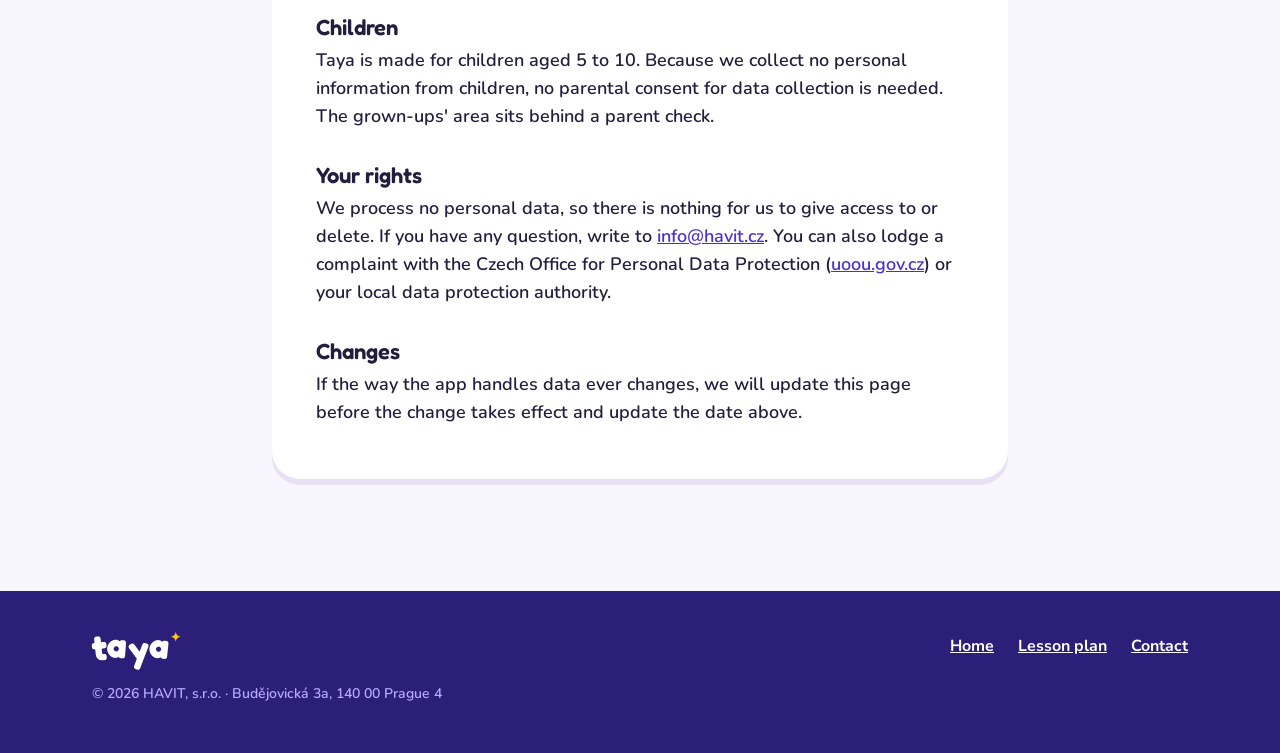
<file: privacy/index.html>
<!doctype html>
<html lang="cs" data-title-cs="Taya – Zásady ochrany soukromí" data-title-en="Taya – Privacy Policy">
<head>
<meta charset="utf-8">
<meta name="viewport" content="width=device-width, initial-scale=1">
<title>Taya – Zásady ochrany soukromí / Privacy Policy</title>
<meta name="description" content="Zásady ochrany soukromí aplikace Taya: Učení hrou pro děti. Privacy policy of the Taya learning app for kids.">
<meta name="theme-color" content="#6B4EFF">
<link rel="icon" type="image/svg+xml" href="../assets/app-icon.svg">
<link rel="stylesheet" href="../assets/site.css">
<style>
  .policy { padding: 40px 0 88px; }
  .policy .wrap { max-width: 800px; }
  .policy section { background: var(--white); border-radius: 28px; padding: 28px 22px; margin-bottom: 24px; box-shadow: 0 6px 0 var(--line); }
  @media (min-width: 720px) { .policy section { padding: 40px 44px; } }
  .policy h1 { font-size: clamp(32px, 5vw, 44px); margin-bottom: 8px; }
  .policy h2 { font-size: 22px; margin: 32px 0 8px; }
  .policy .updated { color: var(--slate); margin: 0 0 16px; font-size: 16px; }
  .policy .summary { background: var(--mint-100); color: var(--mint-900); border-radius: 18px; padding: 16px 20px; margin: 20px 0; }
  .policy p, .policy ul { margin: 0 0 12px; }
  .policy ul { padding-left: 22px; }
  .policy li { margin-bottom: 4px; }
  .policy address { font-style: normal; }
</style>
</head>
<body>
<header class="topbar" id="top">
  <div class="wrap">
    <a class="wordmark" href="../" aria-label="Taya">
      <span class="l"><span>t</span></span><span class="l"><span>a</span></span><span class="l"><span>y</span></span><span class="l"><span>a</span></span>
      <svg class="spark" viewBox="0 0 24 24" fill="#FFC61A" aria-hidden="true"><path d="M12 1.5C12.6 7.4 16.6 11.4 22.5 12C16.6 12.6 12.6 16.6 12 22.5C11.4 16.6 7.4 12.6 1.5 12C7.4 11.4 11.4 7.4 12 1.5Z"/></svg>
    </a>
    <div class="langs" role="group" aria-label="Jazyk / Language">
      <button type="button" data-set-lang="cs" aria-pressed="true">CZ</button>
      <button type="button" data-set-lang="en" aria-pressed="false">EN</button>
    </div>
  </div>
</header>

<main class="policy">
<div class="wrap">
  <section id="cs" lang="cs">
    <h1>Zásady ochrany soukromí</h1>
    <p class="updated">Aplikace Taya: Učení hrou pro děti · platné od 20. října 2026</p>

    <p class="summary"><strong>Stručně:</strong> Taya neshromažďuje žádné osobní údaje. Nemá účty ani vlastní servery, nezobrazuje reklamy a neobsahuje analytiku ani sledování. Vše, co dítě v aplikaci udělá, zůstává jen v jeho zařízení. Jediný nákup, Celá Taya, vyřizuje přímo App Store nebo Google Play.</p>

    <h2>Kdo za aplikací stojí</h2>
    <address>HAVIT, s.r.o., Budějovická 3a, 140 00 Praha 4, Česká republika, IČO 25612697<br>
    Kontakt: <a href="mailto:info@havit.cz">info@havit.cz</a></address>

    <h2>Jaké údaje aplikace zpracovává</h2>
    <p>Aby si dítě mohlo navázat tam, kde skončilo, ukládá aplikace přímo v zařízení:</p>
    <ul>
      <li>postup v lekcích, získané hvězdy, samolepky a klobouky,</li>
      <li>kolik minut a lekcí dítě v jednotlivých dnech odehrálo (pro týdenní přehled pro rodiče),</li>
      <li>nastavení od rodičů: jazyk, denní čas hraní a čtení otázek nahlas.</li>
    </ul>
    <p>Tyto údaje nikdy neopouštějí zařízení. Neposíláme je nám ani nikomu dalšímu a nemáme k nim přístup. Smažete je odinstalováním aplikace.</p>

    <h2>Co aplikace nedělá</h2>
    <ul>
      <li>nevyžaduje registraci, jméno, e-mail ani jiné kontaktní údaje,</li>
      <li>nemá vlastní servery a nepoužívá polohu, fotoaparát, mikrofon ani kontakty,</li>
      <li>neobsahuje reklamy, analytiku, sledování ani nástroje třetích stran,</li>
      <li>nepoužívá reklamní identifikátor zařízení.</li>
    </ul>
    <p>Otázky čte Taya nahlas z nahrávek, které jsou součástí aplikace. Pokud nahrávka chybí, použije se hlasová syntéza vestavěná v zařízení; aplikace přitom nikam nic neposílá.</p>

    <h2>Nákup Celé Tayi</h2>
    <p>První ostrovy jsou zdarma. Ostatní otevře jeden nákup, Celá Taya, který lze udělat jen v části pro rodiče za kontrolou pro dospělé. Dítě nikde v aplikaci nevidí cenu ani obchod.</p>
    <p>Nákup zpracovává App Store (Apple) nebo Google Play (Google) podle jejich vlastních podmínek a zásad ochrany soukromí; platební údaje zadáváte jim, ne nám. Aplikace si v zařízení uloží jen to, že je Celá Taya zakoupená, aby ostrovy zůstaly otevřené i bez připojení. Od Applu a Googlu dostáváme jen přehledy objednávek a prodejů pro účetnictví (číslo objednávky, cenu, zemi a u Google Play případně kraj či PSČ); vaše jméno, e-mail ani platební údaje nedostáváme. Nákup lze obnovit na dalším zařízení stejného účtu a sdílet v rodině, pokud to obchod umožňuje.</p>
    <h2>Děti</h2>
    <p>Taya je určená dětem od 5 do 10 let. Protože od dětí žádné osobní údaje neshromažďujeme, nevyžaduje aplikace souhlas rodičů se zpracováním. Část pro rodiče je chráněná kontrolou pro dospělé.</p>

    <h2>Vaše práva</h2>
    <p>Osobní údaje nezpracováváme, takže nemáme co zpřístupnit ani smazat. Pokud máte jakýkoli dotaz, napište nám na <a href="mailto:info@havit.cz">info@havit.cz</a>. Máte také právo podat stížnost u Úřadu pro ochranu osobních údajů (<a href="https://uoou.gov.cz">uoou.gov.cz</a>).</p>

    <h2>Změny</h2>
    <p>Pokud se způsob, jakým aplikace s údaji zachází, změní, aktualizujeme tuto stránku dřív, než změna začne platit, a upravíme datum nahoře.</p>
  </section>

  <section id="en" lang="en">
    <h1>Privacy Policy</h1>
    <p class="updated">Taya Kids: Learning Islands · effective 20 October 2026</p>

    <p class="summary"><strong>In short:</strong> Taya collects no personal data. It has no accounts and no servers of its own, shows no ads and contains no analytics or tracking. Everything a child does in the app stays on their device. The one purchase, Full Taya, is handled directly by the App Store or Google Play.</p>

    <h2>Who we are</h2>
    <address>HAVIT, s.r.o., Budějovická 3a, 140 00 Prague 4, Czech Republic, company ID 25612697<br>
    Contact: <a href="mailto:info@havit.cz">info@havit.cz</a></address>

    <h2>What the app stores</h2>
    <p>So a child can pick up where they left off, the app stores on the device itself:</p>
    <ul>
      <li>lesson progress, stars, stickers and hats earned,</li>
      <li>how many minutes and lessons were played each day (for the grown-ups' weekly overview),</li>
      <li>settings chosen by a grown-up: language, daily play time and reading questions aloud.</li>
    </ul>
    <p>This data never leaves the device. It is not sent to us or to anyone else, and we have no access to it. Deleting the app deletes it.</p>

    <h2>What the app does not do</h2>
    <ul>
      <li>no sign-up, name, email or other contact details,</li>
      <li>no servers of our own, and no location, camera, microphone or contacts access,</li>
      <li>no ads, analytics, tracking or third-party SDKs,</li>
      <li>no use of the device's advertising identifier.</li>
    </ul>
    <p>Taya reads questions aloud from recordings bundled with the app. If a recording is missing, the device's built-in speech is used; the app sends nothing anywhere.</p>

    <h2>Buying Full Taya</h2>
    <p>The first islands are free. The rest open with one purchase, Full Taya, which can only be made in the grown-ups' area behind the parent check. The child never sees a price or a shop anywhere in the app.</p>
    <p>The purchase is processed by the App Store (Apple) or Google Play (Google) under their own terms and privacy policies; you give your payment details to them, not to us. The app only keeps a note on the device that Full Taya was bought, so the islands stay open without a connection. Apple and Google only give us order and sales reports for accounting (order number, price, country and, on Google Play, sometimes region or postcode); we never receive your name, email or payment details. The purchase can be restored on another device signed in to the same account and shared with the family where the store allows it.</p>
    <h2>Children</h2>
    <p>Taya is made for children aged 5 to 10. Because we collect no personal information from children, no parental consent for data collection is needed. The grown-ups' area sits behind a parent check.</p>

    <h2>Your rights</h2>
    <p>We process no personal data, so there is nothing for us to give access to or delete. If you have any question, write to <a href="mailto:info@havit.cz">info@havit.cz</a>. You can also lodge a complaint with the Czech Office for Personal Data Protection (<a href="https://uoou.gov.cz/en">uoou.gov.cz</a>) or your local data protection authority.</p>

    <h2>Changes</h2>
    <p>If the way the app handles data ever changes, we will update this page before the change takes effect and update the date above.</p>
  </section>
</div>
</main>

<footer class="foot">
  <div class="wrap">
    <a class="wordmark" href="../" aria-label="Taya">
      <span class="l"><span>t</span></span><span class="l"><span>a</span></span><span class="l"><span>y</span></span><span class="l"><span>a</span></span>
      <svg class="spark" viewBox="0 0 24 24" fill="#FFC61A" aria-hidden="true"><path d="M12 1.5C12.6 7.4 16.6 11.4 22.5 12C16.6 12.6 12.6 16.6 12 22.5C11.4 16.6 7.4 12.6 1.5 12C7.4 11.4 11.4 7.4 12 1.5Z"/></svg>
    </a>
    <nav aria-label="Footer">
      <a href="../"><span lang="cs">Domů</span><span lang="en">Home</span></a>
      <a href="../plan/"><span lang="cs">Plán lekcí</span><span lang="en">Lesson plan</span></a>
      <a href="mailto:info@havit.cz"><span lang="cs">Kontakt</span><span lang="en">Contact</span></a>
    </nav>
    <small>© 2026 HAVIT, s.r.o. · Budějovická 3a, 140 00 <span lang="cs">Praha 4</span><span lang="en">Prague 4</span></small>
  </div>
</footer>

<script src="../assets/site.js"></script>
</body>
</html>
</file>
<file: assets/site.css>
/* Taya web. Tokens and motion come from the design canvas (02 · Color, 04 · Motion). */

@font-face { font-family: "Fredoka"; font-weight: 600; font-display: swap; src: url("fonts/Fredoka-SemiBold.woff2") format("woff2"); }
@font-face { font-family: "Fredoka"; font-weight: 700; font-display: swap; src: url("fonts/Fredoka-Bold.woff2") format("woff2"); }
@font-face { font-family: "Nunito"; font-weight: 600; font-display: swap; src: url("fonts/Nunito-SemiBold.woff2") format("woff2"); }
@font-face { font-family: "Nunito"; font-weight: 700; font-display: swap; src: url("fonts/Nunito-Bold.woff2") format("woff2"); }
@font-face { font-family: "Nunito"; font-weight: 800; font-display: swap; src: url("fonts/Nunito-ExtraBold.woff2") format("woff2"); }

:root {
  color-scheme: light;
  --iris-100: #EEEAFF; --iris-300: #B8A8FF; --iris-500: #6B4EFF; --iris-700: #4B2FD6; --iris-900: #2B1F7A;
  --sun-100: #FFF4CF; --sun-300: #FFDE73; --sun-500: #FFC61A; --sun-700: #E09F00; --sun-900: #7A5200;
  --mint-100: #DDF7EA; --mint-500: #1FC48A; --mint-700: #00864F; --mint-900: #005C2B;
  --coral-100: #FFE6E1; --coral-500: #FF5A47; --coral-700: #D93829; --coral-900: #991E14;
  --tang-100: #FFEBDA; --tang-300: #FFBC85; --tang-500: #FF8A1F; --tang-700: #C25200; --tang-900: #8E2C00;
  --sky-100: #E1F3FF; --sky-300: #97D6FF; --sky-500: #22A6F2; --sky-700: #0078C1; --sky-900: #004E7F;
  --gum-500: #FF5FA2;
  --ink: #231E3D; --slate: #5E5878; --fog: #A9A4C0; --line: #E6E2F3; --line-shade: #D7D2EA;
  --cloud: #F7F5FD; --white: #FFFFFF;
  --display: "Fredoka", ui-rounded, "SF Pro Rounded", system-ui, sans-serif;
  --body: "Nunito", ui-rounded, "SF Pro Rounded", system-ui, sans-serif;
  --spring: cubic-bezier(0.34, 1.56, 0.64, 1);
  --settle: cubic-bezier(0.22, 1, 0.36, 1);
}

* { box-sizing: border-box; }
html { scroll-behavior: smooth; }
body {
  margin: 0;
  background: var(--cloud);
  color: var(--ink);
  font: 600 18px/1.55 var(--body);
  -webkit-font-smoothing: antialiased;
}
img, svg { display: block; max-width: 100%; }
/* Taya jumps and her sparkle pokes out of the 200×200 box; never clip inline drawings at their own edge. */
main svg { overflow: visible; }
a { color: var(--iris-700); }
a:hover { color: var(--iris-900); }
h1, h2, h3 { font-family: var(--display); font-weight: 600; line-height: 1.1; margin: 0; text-wrap: balance; }
p { margin: 0; text-wrap: pretty; }
.wrap { width: 100%; max-width: 1160px; margin: 0 auto; padding: 0 16px; }
@media (min-width: 720px) { .wrap { padding: 0 32px; } }

/* Language: every bilingual text sits in a pair of [lang] spans. */
html[data-lang="cs"] [lang="en"]:not(html),
html[data-lang="en"] [lang="cs"]:not(html) { display: none !important; }

.skip { position: absolute; left: -9999px; }
.skip:focus { left: 16px; top: 16px; z-index: 100; background: var(--white); padding: 8px 14px; border-radius: 12px; }

:focus-visible { outline: 3px solid var(--sun-500); outline-offset: 3px; border-radius: 12px; }

/* ---------- Wordmark ---------- */
.wordmark {
  display: inline-flex; align-items: flex-end; gap: 1px;
  font-family: var(--display); font-weight: 700; line-height: .9; letter-spacing: -0.02em;
  text-decoration: none; color: inherit;
}
.wordmark .l { display: inline-block; }
.wordmark .l:nth-child(1) > span { display: inline-block; transform: rotate(-6deg); }
.wordmark .l:nth-child(2) > span { display: inline-block; transform: translateY(-.05em) rotate(4deg); }
.wordmark .l:nth-child(3) > span { display: inline-block; transform: translateY(.04em) rotate(-3deg); }
.wordmark .l:nth-child(4) > span { display: inline-block; transform: translateY(-.06em) rotate(6deg); }
.wordmark .spark { align-self: flex-start; width: .32em; height: .32em; margin-left: .02em; }

/* ---------- Top bar ---------- */
.topbar { position: sticky; top: 0; z-index: 20; background: rgba(247, 245, 253, .88); backdrop-filter: saturate(1.4) blur(12px); -webkit-backdrop-filter: saturate(1.4) blur(12px); border-bottom: 1px solid transparent; transition: border-color .2s; }
.topbar.scrolled { border-bottom-color: var(--line); }
.topbar .wrap { height: 68px; display: flex; align-items: center; gap: 24px; }
.topbar .wordmark { font-size: 34px; color: var(--iris-500); text-shadow: 0 3px 0 var(--iris-100); }
.topnav { display: none; gap: 4px; margin-left: auto; }
.topnav a { padding: 8px 14px; border-radius: 12px; color: var(--ink); text-decoration: none; font-weight: 700; font-size: 16px; }
.topnav a:hover { background: var(--iris-100); color: var(--iris-700); }
.langs { margin-left: auto; display: flex; padding: 4px; gap: 2px; border-radius: 14px; background: var(--white); border: 2px solid var(--line); }
.langs button {
  min-width: 44px; height: 36px; border: 0; border-radius: 10px; background: transparent; cursor: pointer;
  font: 800 14px/1 var(--body); letter-spacing: .06em; color: var(--slate);
}
.langs button[aria-pressed="true"] { background: var(--iris-500); color: var(--white); }
@media (min-width: 860px) { .topnav { display: flex; } .topnav + .langs { margin-left: 8px; } }

/* ---------- Store badges (official artwork, unmodified) ---------- */
.stores { display: flex; flex-wrap: wrap; align-items: center; gap: 14px; }
.store { display: inline-flex; border-radius: 10px; line-height: 0; transition: transform 90ms ease-out; }
.store img { height: 54px; width: auto; }
.store:active { transform: translateY(2px); }
.store.soon { cursor: default; }
.store.soon:active { transform: none; }
.stores .stores-soon { flex-basis: 100%; margin: 0; font: 800 13px/1.3 var(--body); letter-spacing: .06em; text-transform: uppercase; opacity: .85; }
.cta .stores .stores-soon { text-align: center; }
@media (min-width: 900px) { .cta .stores .stores-soon { text-align: left; } }

/* ---------- Hero ---------- */
.hero { position: relative; overflow: hidden; background: var(--iris-500); color: var(--white); }
.hero .wrap { position: relative; display: grid; gap: 24px; padding-top: 76px; padding-bottom: 120px; align-items: center; }
@media (min-width: 900px) { .hero .wrap { grid-template-columns: 1.05fr 1fr; padding-top: 84px; padding-bottom: 136px; } }
.hero .copy { position: relative; z-index: 2; display: flex; flex-direction: column; gap: 22px; }
.hero .wordmark { font-size: clamp(76px, 13vw, 132px); color: var(--white); text-shadow: 0 6px 0 var(--iris-700); }
.hero .wordmark .l { animation: letterDrop 600ms var(--settle) both; }
.hero .wordmark .l:nth-child(1) { animation-delay: 700ms; }
.hero .wordmark .l:nth-child(2) { animation-delay: 800ms; }
.hero .wordmark .l:nth-child(3) { animation-delay: 900ms; }
.hero .wordmark .l:nth-child(4) { animation-delay: 1000ms; }
.hero .wordmark .spark { animation: sparkIn 500ms var(--spring) 1200ms both; }
.hero h1 { font-size: clamp(34px, 5.4vw, 58px); animation: fadeUp 500ms ease-out 1.3s both; }
.hero .lead { max-width: 34ch; font-size: clamp(18px, 2vw, 21px); color: var(--iris-100); animation: fadeUp 500ms ease-out 1.45s both; }
.hero .stores { animation: fadeUp 500ms ease-out 1.6s both; margin-top: 6px; }
.hero .note { font-size: 15px; color: var(--iris-100); animation: fadeUp 500ms ease-out 1.7s both; }

.stage { position: relative; width: min(72%, 280px); aspect-ratio: 1; margin: 0 auto; order: -1; }
@media (min-width: 900px) { .stage { width: min(100%, 440px); order: 0; } }
.stage .sun { position: absolute; inset: 13% 8% 3% 8%; border-radius: 50%; background: var(--sun-500); animation: sunUp 600ms var(--settle) both; }
.stage .ring { position: absolute; inset: 7% 2% -3% 2%; border-radius: 50%; border: 3px solid var(--sun-300); opacity: .45; animation: sunUp 700ms var(--settle) 80ms both; }
.stage .taya { position: absolute; inset: 0; width: 100%; height: 100%; overflow: visible; transform-origin: 50% 100%; animation: tayaPop 800ms var(--spring) 250ms both; }
.floaty { position: absolute; pointer-events: none; }
/* Tap Taya: the cheer from the Correct sheet (squash, big hop, land, small hop), with sparkles and confetti. */
button.stage { display: block; padding: 0; border: 0; background: none; font: inherit; color: inherit; cursor: pointer; -webkit-tap-highlight-color: transparent; border-radius: 50%; }
.stage > span { display: block; }
.stage .burst { position: absolute; inset: 0; pointer-events: none; }
.stage .burst > * { position: absolute; display: block; opacity: 0; }
.stage.cheering .burst i { animation: confetti 2.4s ease-out -.44s 1 both; }
.stage.cheering .burst svg { animation: spark 2.4s ease-out -.62s 1 both; }
.taya .cheer-only { display: none; }
.stage.cheering .taya .cheer-only { display: inline; }
.stage.cheering .taya .idle-only { display: none; }
.stage.cheering .taya .hop { transform-origin: 100px 190px; animation: jump 2.4s ease-in-out -.38s 1; }
.sr { position: absolute !important; width: 1px; height: 1px; overflow: hidden; clip: rect(0 0 0 0); white-space: nowrap; }

.hero .shore { position: absolute; left: 0; right: 0; bottom: -1px; width: 100%; height: 90px; }

/* ---------- Sections ---------- */
section { position: relative; }
[id] { scroll-margin-top: 76px; }
.band { padding: 88px 0; }
@media (min-width: 900px) { .band { padding: 120px 0; } }
.eyebrow { display: inline-flex; align-items: center; gap: 8px; font: 800 13px/1 var(--body); letter-spacing: .14em; text-transform: uppercase; color: var(--iris-700); }
.eyebrow::before { content: ""; width: 8px; height: 8px; border-radius: 50%; background: currentColor; }
.head { display: flex; flex-direction: column; gap: 16px; max-width: 760px; margin-bottom: 48px; }
.head h2 { font-size: clamp(34px, 5vw, 54px); }
.head p { font-size: clamp(18px, 1.8vw, 21px); color: var(--slate); }
.center { text-align: center; align-items: center; margin-left: auto; margin-right: auto; }

.card { background: var(--white); border-radius: 28px; overflow: hidden; display: flex; flex-direction: column; }
.card .demo { margin: 12px 12px 0; height: 230px; border-radius: 20px; background: var(--cloud); position: relative; display: flex; align-items: center; justify-content: center; overflow: hidden; }
.card .body { padding: 20px 24px 26px; display: flex; flex-direction: column; gap: 8px; }
.card h3 { font-size: 24px; }
.card p { color: var(--slate); font-size: 16.5px; line-height: 1.5; }

/* Meet Taya */
.meet .grid { display: grid; gap: 20px; }
@media (min-width: 760px) { .meet .grid { grid-template-columns: repeat(3, minmax(0, 1fr)); } }
.bubble { position: relative; display: inline-block; background: var(--white); border: 3px solid var(--iris-300); border-radius: 24px; padding: 12px 20px; font: 600 22px/1.2 var(--display); color: var(--iris-700); }
.hats { display: flex; align-items: flex-end; justify-content: center; gap: 4px; }
.hats img { width: 25%; height: auto; }
.hats img:nth-child(odd) { animation: bob 2.8s ease-in-out infinite; }
.hats img:nth-child(even) { animation: bob 2.8s ease-in-out .7s infinite; }

/* Worlds */
.worlds { background: var(--sky-100); }
.worlds::before { content: ""; position: absolute; left: 0; right: 0; top: -1px; height: 1px; background: var(--sky-100); }
.world + .world { margin-top: 72px; }
.world-head { display: flex; align-items: center; gap: 16px; margin-bottom: 24px; flex-wrap: wrap; }
.world-badge { width: 60px; height: 60px; border-radius: 20px; display: flex; align-items: center; justify-content: center; font: 700 28px/1 var(--display); flex: none; }
.world-head h3 { font-size: clamp(28px, 3.6vw, 38px); }
.world-head p { flex-basis: 100%; color: var(--slate); max-width: 62ch; }
@media (min-width: 720px) { .world-head p { flex-basis: auto; flex: 1; min-width: 280px; margin-left: 12px; } }
.islands { display: grid; gap: 20px; grid-template-columns: repeat(auto-fill, minmax(200px, 1fr)); }
@media (max-width: 599px) {
  .islands { grid-template-columns: none; grid-auto-flow: column; grid-auto-columns: 80%; overflow-x: auto; scroll-snap-type: x mandatory; margin: 0 -16px; padding: 4px 16px 14px; scroll-padding: 0 16px; scrollbar-width: none; }
  .islands::-webkit-scrollbar { display: none; }
  .islands > * { scroll-snap-align: start; }
}
.island { position: relative; background: var(--white); border-radius: 28px; overflow: hidden; display: flex; flex-direction: column; box-shadow: 0 6px 0 var(--line); transition: transform 200ms var(--settle), box-shadow 200ms var(--settle); }
.island:hover { transform: translateY(-4px); box-shadow: 0 10px 0 var(--line); }
.island .map { aspect-ratio: 4 / 3.2; overflow: hidden; background: var(--sky-100); }
.island .map img { width: 100%; height: 100%; object-fit: cover; object-position: 50% 42%; transform: scale(1.04); }
.island .sym { position: absolute; top: 14px; left: 14px; min-width: 48px; height: 48px; padding: 0 10px; border-radius: 16px; display: flex; align-items: center; justify-content: center; font: 600 20px/1 var(--display); border: 3px solid var(--white); }
.island .body { padding: 18px 22px 22px; display: flex; flex-direction: column; gap: 6px; }
.island h4 { margin: 0; font: 600 22px/1.15 var(--display); }
.island .free { display: inline-block; vertical-align: middle; margin-left: 4px; padding: 3px 9px; border-radius: 999px; background: var(--mint-100); color: var(--mint-900); font: 800 12px/1.2 var(--body); letter-spacing: .08em; text-transform: uppercase; }
.island p { font-size: 16px; color: var(--slate); line-height: 1.45; }
.math .sym, .math .world-badge { background: var(--tang-500); color: var(--tang-900); }
.words .sym, .words .world-badge { background: var(--sky-500); color: var(--sky-900); }
.path-note { margin-top: 56px; display: grid; gap: 24px; align-items: center; background: var(--white); border-radius: 28px; padding: 24px; }
@media (min-width: 760px) { .path-note { grid-template-columns: 220px 1fr; padding: 28px 36px; } }
.path-note h3 { font-size: 26px; margin-bottom: 6px; }
.path-note p { color: var(--slate); }
.path-note .path-link { margin-top: 10px; }
.path-link a { font-weight: 800; color: var(--sky-700); }
.stones { display: flex; align-items: center; gap: 10px; justify-content: center; }
.stones span { width: 38px; height: 30px; border-radius: 50%; background: var(--sun-300); box-shadow: 0 5px 0 var(--sun-700); }
.stones span.done { background: var(--mint-500); box-shadow: 0 5px 0 var(--mint-700); }
.stones span.now { background: var(--iris-500); box-shadow: 0 5px 0 var(--iris-700); animation: bob 2.8s ease-in-out infinite; }

/* Every try counts */
.tries .grid { display: grid; gap: 20px; }
@media (min-width: 760px) { .tries .grid { grid-template-columns: repeat(3, minmax(0, 1fr)); } }
.tile { width: 140px; height: 98px; border: 2px solid var(--line); border-radius: 22px; background: var(--white); color: var(--ink); box-shadow: 0 6px 0 var(--line); font: 600 44px/1 var(--display); display: flex; align-items: center; justify-content: center; }
.badge { position: absolute; top: -12px; right: -12px; width: 34px; height: 34px; border-radius: 50%; border: 3px solid var(--white); display: flex; align-items: center; justify-content: center; transform: scale(0); animation: badgeIn 2.4s var(--spring) infinite; }

/* Parents */
.parents { background: var(--white); }
.pillars { display: grid; gap: 16px; grid-template-columns: repeat(auto-fill, minmax(min(100%, 300px), 1fr)); }
.pillar { border-radius: 24px; background: var(--cloud); padding: 24px; display: flex; flex-direction: column; gap: 10px; }
.pillar .ic { width: 52px; height: 52px; border-radius: 16px; display: flex; align-items: center; justify-content: center; margin-bottom: 4px; }
.pillar .ic svg { width: 28px; height: 28px; }
.pillar h3 { font-size: 22px; }
.pillar p { font-size: 16.5px; color: var(--slate); line-height: 1.5; }
.price-strip { margin-top: 32px; display: flex; flex-wrap: wrap; gap: 12px 24px; align-items: center; justify-content: space-between; border-radius: 24px; background: var(--sun-100); padding: 22px 26px; }
.price-strip h3 { font-size: 22px; color: var(--sun-900); margin-bottom: 6px; }
.price-strip p { color: var(--sun-900); max-width: 62ch; line-height: 1.5; }
.price-strip .price { font: 600 34px/1 var(--display); color: var(--sun-900); white-space: nowrap; }
.price-strip .price small { font: 700 14px/1 var(--body); }
.price-strip + .privacy-strip { margin-top: 16px; }
.privacy-strip { margin-top: 32px; display: flex; flex-wrap: wrap; gap: 16px 24px; align-items: center; justify-content: space-between; border-radius: 24px; background: var(--mint-100); padding: 22px 26px; }
.privacy-strip p { color: var(--mint-900); font-weight: 700; max-width: 62ch; }
.privacy-strip a { font-weight: 800; color: var(--mint-900); }
.voice-title { margin: 56px 0 16px; font-size: 26px; }
.voice { display: grid; gap: 16px; }
@media (min-width: 760px) { .voice { grid-template-columns: repeat(3, minmax(0, 1fr)); } }
.say { border-radius: 20px; border: 2px solid var(--line); padding: 18px 20px; display: flex; flex-direction: column; gap: 10px; }
.say .row { display: flex; gap: 10px; align-items: baseline; }
.say b { flex: none; font: 800 11px/1 var(--body); letter-spacing: .12em; text-transform: uppercase; padding: 5px 8px; border-radius: 8px; }
.say .yes b { background: var(--mint-100); color: var(--mint-900); }
.say .no b { background: var(--cloud); color: var(--slate); }
.say .yes > span { font: 600 19px/1.3 var(--display); }
.say .no > span { color: var(--slate); text-decoration: line-through; text-decoration-color: var(--fog); }

/* Project */
.project .grid { display: grid; gap: 40px; align-items: start; }
@media (min-width: 900px) { .project .grid { grid-template-columns: 1.1fr 1fr; gap: 64px; } }
.project .story { display: flex; flex-direction: column; gap: 18px; font-size: 19px; }
.project .story p { color: var(--slate); }
.project .story p strong { color: var(--ink); }
.facts { display: grid; gap: 14px; }
.fact { display: flex; gap: 16px; align-items: flex-start; background: var(--white); border-radius: 22px; padding: 18px 20px; }
.fact .n { flex: none; width: 44px; height: 44px; border-radius: 14px; background: var(--iris-100); color: var(--iris-700); display: flex; align-items: center; justify-content: center; font: 700 20px/1 var(--display); }
.fact h3 { font-size: 20px; margin-bottom: 4px; }
.fact p { color: var(--slate); font-size: 16px; line-height: 1.5; }
.stickers { display: flex; gap: 10px; flex-wrap: wrap; margin-top: 8px; }
.stickers img { width: 64px; height: 64px; padding: 6px; border-radius: 18px; background: var(--white); box-shadow: 0 4px 0 var(--line); }

/* CTA */
.cta { background: var(--iris-500); color: var(--white); overflow: hidden; }
.cta .wrap { display: grid; gap: 32px; align-items: center; justify-items: center; text-align: center; }
@media (min-width: 900px) { .cta .wrap { grid-template-columns: auto 1fr; justify-items: start; text-align: left; } }
.cta h2 { font-size: clamp(36px, 5vw, 56px); }
.cta p { color: var(--iris-100); font-size: 20px; margin-top: 12px; max-width: 40ch; }
.cta .stores { margin-top: 28px; justify-content: center; }
@media (min-width: 900px) { .cta .stores { justify-content: flex-start; } }
.cta .confetti-box { position: relative; width: 240px; height: 240px; }
.cta .confetti-box::before { content: ""; position: absolute; inset: 14% 6% 2% 6%; border-radius: 50%; background: var(--sun-500); }
.cta .confetti-box svg { position: relative; }
.cta .confetti-box > span { position: absolute; animation: confetti 2.4s ease-out infinite; }

/* Footer */
.foot { background: var(--iris-900); color: var(--iris-100); padding: 40px 0 48px; font-size: 16px; }
.foot .wrap { display: flex; flex-wrap: wrap; gap: 20px 40px; align-items: center; justify-content: space-between; }
.foot .wordmark { font-size: 36px; color: var(--white); }
.foot nav { display: flex; flex-wrap: wrap; gap: 8px 24px; }
.foot a { color: var(--white); font-weight: 700; }
.foot a:hover { color: var(--sun-300); }
.foot small { flex-basis: 100%; color: var(--iris-300); font-size: 14px; }

/* ---------- Lesson plan page ---------- */
.plan-hero { background: var(--sky-100); padding: 48px 0 40px; }
@media (min-width: 900px) { .plan-hero { padding: 72px 0 56px; } }
.plan-hero .eyebrow { color: var(--sky-700); }
.plan-hero h1 { font-size: clamp(40px, 6vw, 64px); margin: 14px 0 16px; }
.plan-hero .lead { max-width: 62ch; font-size: clamp(18px, 1.9vw, 21px); color: var(--slate); }
.plan-nav { margin-top: 32px; display: flex; flex-direction: column; gap: 12px; }
.plan-nav-row { display: flex; flex-wrap: wrap; align-items: center; gap: 8px; }
.plan-nav-label { width: 100%; font: 800 13px/1 var(--body); letter-spacing: .12em; text-transform: uppercase; color: var(--slate); margin-bottom: 2px; }
@media (min-width: 720px) { .plan-nav-label { width: 112px; margin: 0; } }
.plan-chip { display: inline-flex; align-items: center; min-height: 44px; padding: 0 16px; border-radius: 999px; background: var(--white); border: 2px solid var(--line); box-shadow: 0 4px 0 var(--line); text-decoration: none; color: var(--ink); font-weight: 800; font-size: 15px; transition: transform 90ms ease-out, box-shadow 90ms ease-out; }
.plan-chip:hover { color: var(--ink); border-color: var(--tang-300); box-shadow: 0 4px 0 var(--tang-300); }
.plan-chip.words:hover { border-color: var(--sky-300); box-shadow: 0 4px 0 var(--sky-300); }
.plan-chip:active { transform: translateY(4px); box-shadow: 0 0 0 transparent; }

.plan-shape .head { margin-bottom: 32px; }
.steps { list-style: none; margin: 0; padding: 0; display: grid; gap: 16px; }
@media (min-width: 760px) { .steps { grid-template-columns: repeat(3, minmax(0, 1fr)); } }
.steps li { background: var(--white); border-radius: 24px; padding: 22px 24px; display: flex; flex-direction: column; gap: 8px; }
.step-n { align-self: flex-start; min-width: 44px; height: 36px; padding: 0 12px; border-radius: 12px; background: var(--iris-100); color: var(--iris-700); display: inline-flex; align-items: center; justify-content: center; font: 700 17px/1 var(--display); }
.steps h3 { font-size: 22px; }
.steps p { color: var(--slate); font-size: 16.5px; line-height: 1.5; }
.plan-notes { list-style: none; margin: 24px 0 0; padding: 0; display: grid; gap: 12px; }
@media (min-width: 760px) { .plan-notes { grid-template-columns: repeat(3, minmax(0, 1fr)); } }
.plan-notes li { border-radius: 20px; border: 2px solid var(--line); padding: 16px 20px; font-size: 16px; line-height: 1.5; color: var(--slate); }
.plan-notes b { color: var(--ink); font-weight: 800; }

.plan-world.math { background: var(--tang-100); }
.plan-world.words { background: var(--sky-100); }
.plan-world .world-head { margin-bottom: 40px; }
.plan-world .world-head h2 { font-size: clamp(32px, 4.4vw, 46px); }
.plan-world .world-head p { flex: 1 1 100%; margin-left: 0; max-width: 70ch; }
.track-note { display: inline-block; margin: -16px 0 32px; padding: 10px 16px; border-radius: 14px; background: var(--white); font-weight: 700; font-size: 15px; color: var(--sky-900); }
.plan-island { background: var(--white); border-radius: 32px; padding: 20px; box-shadow: 0 6px 0 rgba(35, 30, 61, .06); }
.plan-island + .plan-island { margin-top: 24px; }
@media (min-width: 720px) { .plan-island { padding: 28px 32px 32px; } }
.plan-island-head { display: grid; grid-template-columns: 88px 1fr; gap: 18px; align-items: start; margin-bottom: 20px; }
@media (min-width: 720px) { .plan-island-head { grid-template-columns: 140px 1fr; gap: 28px; margin-bottom: 24px; } }
.plan-art { position: relative; aspect-ratio: 1; border-radius: 22px; overflow: hidden; background: var(--sky-100); }
.plan-art img { width: 100%; height: 100%; object-fit: cover; object-position: 50% 42%; }
.plan-art .sym { position: absolute; left: 8px; top: 8px; min-width: 40px; height: 40px; padding: 0 8px; border-radius: 14px; border: 3px solid var(--white); display: flex; align-items: center; justify-content: center; font: 600 16px/1 var(--display); }
.plan-art .sym b { font-weight: 600; }
.plan-art .sym svg { width: 22px; height: 22px; }
.plan-world.math .sym { background: var(--tang-500); color: var(--tang-900); }
.plan-world.words .sym { background: var(--sky-500); color: var(--sky-900); }
.plan-island-text { display: flex; flex-direction: column; gap: 8px; min-width: 0; }
.plan-island-text h3 { font-size: clamp(24px, 3vw, 30px); }
.plan-meta { display: flex; flex-wrap: wrap; align-items: center; gap: 8px; font-weight: 800; font-size: 14px; letter-spacing: .02em; color: var(--slate); }
.soon-tag { display: inline-flex; align-items: center; height: 26px; padding: 0 10px; border-radius: 999px; background: var(--sky-100); color: var(--sky-900); font-size: 12px; letter-spacing: .1em; text-transform: uppercase; }
.plan-island-text p:last-child { color: var(--slate); font-size: 16.5px; line-height: 1.5; }
@media (max-width: 719px) {
  .plan-island-head { row-gap: 6px; align-items: center; }
  .plan-island-text { display: contents; }
  .plan-art { grid-row: 1 / 3; align-self: start; }
  .plan-island-text h3, .plan-meta { grid-column: 2; }
  .plan-island-text h3 { align-self: end; }
  .plan-meta { align-self: start; }
  .plan-island-text p:last-child { grid-column: 1 / -1; margin-top: 10px; }
}

.lessons { list-style: none; margin: 0; padding: 0; border-top: 2px solid var(--line); }
.lessons li { display: grid; grid-template-columns: 40px 1fr; gap: 14px; padding: 14px 0; border-bottom: 2px solid var(--line); align-items: baseline; }
.lessons li:last-child { border-bottom: 0; padding-bottom: 0; }
.lessons li > div { display: grid; gap: 4px; }
@media (min-width: 900px) { .lessons li > div { grid-template-columns: minmax(0, 1fr) minmax(0, 1.15fr); gap: 24px; } }
.lessons .no { width: 32px; height: 32px; border-radius: 10px; background: var(--cloud); display: inline-flex; align-items: center; justify-content: center; font: 700 16px/1 var(--display); color: var(--slate); transform: translateY(-2px); }
.lessons li:last-child .no { background: var(--sun-300); color: var(--sun-900); }
.lessons .focus { font-weight: 800; font-size: 17px; line-height: 1.4; }
.lessons .ex { color: var(--slate); font-size: 16px; line-height: 1.45; }
.plan-world.math .lessons .ex { font-variant-numeric: tabular-nums; }

.plan-cta .wrap { grid-template-columns: 1fr; justify-items: center; text-align: center; }
.plan-cta .stores { justify-content: center; }
.plan-cta p { margin-left: auto; margin-right: auto; }
.store-back { display: inline-flex; align-items: center; min-height: 60px; padding: 0 28px; border-radius: 18px; background: var(--sun-500); color: var(--sun-900); text-decoration: none; font: 600 21px/1 var(--display); box-shadow: 0 6px 0 var(--sun-700); transition: transform 90ms ease-out, box-shadow 90ms ease-out; }
.store-back:hover { color: var(--sun-900); }
.store-back:active { transform: translateY(6px); box-shadow: 0 0 0 transparent; }
.topnav a[aria-current="page"] { background: var(--iris-100); color: var(--iris-700); }

/* Reveal on scroll */
.js .reveal { opacity: 0; transform: translateY(16px); transition: opacity 500ms ease-out, transform 600ms var(--settle); }
.js .reveal.in { opacity: 1; transform: none; }

/* ---------- Motion (04 · Motion) ---------- */
@keyframes sunUp { 0% { transform: translateY(60px) scale(.6); opacity: 0 } 100% { transform: translateY(0) scale(1); opacity: 1 } }
@keyframes tayaPop { 0% { transform: translateY(40px) scale(.4); opacity: 0 } 55% { transform: translateY(-12px) scale(1.08); opacity: 1 } 75% { transform: translateY(0) scale(.97) } 100% { transform: translateY(0) scale(1); opacity: 1 } }
@keyframes letterDrop { 0% { transform: translateY(-60px); opacity: 0 } 60% { transform: translateY(8px); opacity: 1 } 80% { transform: translateY(-3px) } 100% { transform: translateY(0); opacity: 1 } }
@keyframes sparkIn { 0% { transform: scale(0) rotate(-90deg); opacity: 0 } 70% { transform: scale(1.3) rotate(10deg); opacity: 1 } 100% { transform: scale(1) rotate(0deg); opacity: 1 } }
@keyframes fadeUp { from { transform: translateY(10px); opacity: 0 } to { transform: translateY(0); opacity: 1 } }
@keyframes bob { 0%, 100% { transform: translateY(0) } 50% { transform: translateY(-8px) } }
@keyframes blink { 0%, 91%, 100% { transform: scaleY(1) } 94% { transform: scaleY(.08) } }
@keyframes twinkle { 0%, 100% { transform: scale(1) rotate(0deg) } 50% { transform: scale(1.22) rotate(18deg) } }
@keyframes wave { 0%, 100% { transform: rotate(0deg) } 50% { transform: rotate(-14deg) } }
@keyframes drift { 0%, 100% { transform: translateY(0) scale(1); opacity: .9 } 50% { transform: translateY(-8px) scale(.8); opacity: .45 } }
@keyframes shadow { 0%, 100% { transform: scaleX(1); opacity: .14 } 50% { transform: scaleX(.86); opacity: .08 } }
@keyframes okPop { 0%, 24% { transform: scale(1) } 32% { transform: scale(1.12) } 40% { transform: scale(.96) } 48%, 100% { transform: scale(1) } }
@keyframes okColor { 0%, 24% { background: #FFFFFF; border-color: #E6E2F3; color: #231E3D; box-shadow: 0 6px 0 #E6E2F3 } 29%, 86% { background: #DDF7EA; border-color: #1FC48A; color: #005C2B; box-shadow: 0 6px 0 #1FC48A } 93%, 100% { background: #FFFFFF; border-color: #E6E2F3; color: #231E3D; box-shadow: 0 6px 0 #E6E2F3 } }
@keyframes noColor { 0%, 24% { background: #FFFFFF; border-color: #E6E2F3; color: #231E3D; box-shadow: 0 6px 0 #E6E2F3 } 28%, 86% { background: #FFE6E1; border-color: #FF5A47; color: #991E14; box-shadow: 0 6px 0 #FF5A47 } 93%, 100% { background: #FFFFFF; border-color: #E6E2F3; color: #231E3D; box-shadow: 0 6px 0 #E6E2F3 } }
@keyframes wobble { 0%, 24% { transform: translateX(0) } 27.5% { transform: translateX(-10px) } 31% { transform: translateX(9px) } 34.5% { transform: translateX(-6px) } 38% { transform: translateX(3px) } 41%, 100% { transform: translateX(0) } }
@keyframes spark { 0%, 28% { transform: scale(0) rotate(0deg); opacity: 0 } 38% { transform: scale(1.2) rotate(30deg); opacity: 1 } 56% { transform: scale(.9) rotate(50deg); opacity: 1 } 70%, 100% { transform: scale(0) rotate(70deg); opacity: 0 } }
@keyframes badgeIn { 0%, 30% { transform: scale(0) } 40% { transform: scale(1.2) } 48%, 86% { transform: scale(1) } 93%, 100% { transform: scale(0) } }
@keyframes starIn { 0%, 14% { transform: scale(0) rotate(-45deg); opacity: 0 } 30% { transform: scale(1.28) rotate(10deg); opacity: 1 } 40% { transform: scale(.94) rotate(-4deg); opacity: 1 } 48%, 84% { transform: scale(1) rotate(0deg); opacity: 1 } 94%, 100% { transform: scale(0) rotate(0deg); opacity: 0 } }
@keyframes rays { 0%, 26% { transform: scale(.5); opacity: 0 } 36% { transform: scale(1); opacity: 1 } 58%, 100% { transform: scale(1.3); opacity: 0 } }
@keyframes jump { 0%, 18% { transform: translateY(0) scale(1, 1) } 24% { transform: translateY(0) scale(1.08, .9) } 36% { transform: translateY(-34px) scale(.95, 1.06) } 48% { transform: translateY(0) scale(1.06, .93) } 54% { transform: translateY(0) scale(1, 1) } 62% { transform: translateY(-16px) scale(.98, 1.02) } 70%, 100% { transform: translateY(0) scale(1, 1) } }
@keyframes jumpShadow { 0%, 18%, 48%, 54%, 70%, 100% { transform: scaleX(1); opacity: .14 } 36% { transform: scaleX(.7); opacity: .06 } 62% { transform: scaleX(.85); opacity: .1 } }
@keyframes confetti { 0%, 26% { transform: translateY(0) scale(0) rotate(0deg); opacity: 0 } 36% { transform: translateY(-10px) scale(1) rotate(40deg); opacity: 1 } 70% { transform: translateY(26px) scale(1) rotate(140deg); opacity: 1 } 86%, 100% { transform: translateY(42px) scale(.6) rotate(220deg); opacity: 0 } }
@keyframes oopsBody { 0%, 6% { transform: translateY(0) rotate(0deg) scale(1, 1) } 10% { transform: translateY(3px) rotate(0deg) scale(1.07, .9) } 15% { transform: translateY(-4px) rotate(0deg) scale(.97, 1.04) } 20% { transform: translateY(0) rotate(0deg) scale(1, 1) } 26%, 38% { transform: translateY(0) rotate(7deg) scale(1, 1) } 44% { transform: translateY(0) rotate(0deg) scale(1, 1) } 47% { transform: translateY(0) rotate(-7deg) scale(1, 1) } 50% { transform: translateY(0) rotate(7deg) scale(1, 1) } 53% { transform: translateY(0) rotate(-5deg) scale(1, 1) } 56% { transform: translateY(0) rotate(4deg) scale(1, 1) } 59% { transform: translateY(0) rotate(-2deg) scale(1, 1) } 62% { transform: translateY(0) rotate(0deg) scale(1.07, .9) } 69% { transform: translateY(-26px) rotate(0deg) scale(.95, 1.06) } 76% { transform: translateY(0) rotate(0deg) scale(1.06, .93) } 81%, 100% { transform: translateY(0) rotate(0deg) scale(1, 1) } }
@keyframes oopsEarL { 0%, 7% { transform: rotate(0deg) } 12%, 40% { transform: rotate(-22deg) } 46% { transform: rotate(8deg) } 50% { transform: rotate(-10deg) } 54% { transform: rotate(6deg) } 58% { transform: rotate(-3deg) } 62%, 100% { transform: rotate(0deg) } }
@keyframes oopsEarR { 0%, 7% { transform: rotate(0deg) } 12%, 40% { transform: rotate(22deg) } 46% { transform: rotate(-8deg) } 50% { transform: rotate(10deg) } 54% { transform: rotate(-6deg) } 58% { transform: rotate(3deg) } 62%, 100% { transform: rotate(0deg) } }
@keyframes oopsLook { 0%, 7% { transform: translate(0, 0) } 10%, 20% { transform: translate(3px, -3px) } 26%, 40% { transform: translate(-1px, -9px) } 44%, 100% { transform: translate(0, 0) } }
@keyframes oopsEyesOpen { 0%, 43.9% { opacity: 1 } 44%, 85.9% { opacity: 0 } 86%, 100% { opacity: 1 } }
@keyframes oopsEyesShut { 0%, 43.9% { opacity: 0 } 44%, 61.9% { opacity: 1 } 62%, 100% { opacity: 0 } }
@keyframes oopsEyesHappy { 0%, 61.9% { opacity: 0 } 62%, 85.9% { opacity: 1 } 86%, 100% { opacity: 0 } }
@keyframes oopsMouthBase { 0%, 7.9% { opacity: 1 } 8%, 85.9% { opacity: 0 } 86%, 100% { opacity: 1 } }
@keyframes oopsMouthO { 0%, 7.9% { opacity: 0 } 8%, 21.9% { opacity: 1 } 22%, 100% { opacity: 0 } }
@keyframes oopsMouthWave { 0%, 21.9% { opacity: 0 } 22%, 61.9% { opacity: 1 } 62%, 100% { opacity: 0 } }
@keyframes oopsMouthGrin { 0%, 61.9% { opacity: 0 } 62%, 85.9% { opacity: 1 } 86%, 100% { opacity: 0 } }
@keyframes oopsArmDown { 0%, 61.9% { opacity: 1 } 62%, 85.9% { opacity: 0 } 86%, 100% { opacity: 1 } }
@keyframes oopsArmUp { 0%, 61.9% { opacity: 0; transform: rotate(0deg) } 62% { opacity: 1; transform: rotate(-20deg) } 68% { opacity: 1; transform: rotate(6deg) } 74% { opacity: 1; transform: rotate(-8deg) } 80%, 85.9% { opacity: 1; transform: rotate(0deg) } 86%, 100% { opacity: 0; transform: rotate(0deg) } }
@keyframes oopsSweat { 0%, 7% { opacity: 0; transform: translate(0, 0) scale(0) } 11% { opacity: 1; transform: translate(0, 0) scale(1.15) } 14% { opacity: 1; transform: translate(0, 0) scale(1) } 40%, 44% { opacity: 1; transform: translate(0, 7px) scale(1) } 52%, 100% { opacity: 0; transform: translate(30px, -16px) scale(.6) } }
@keyframes oopsDots { 0%, 19% { opacity: 0; transform: scale(0) } 23% { opacity: 1; transform: scale(1.1) } 25%, 38% { opacity: 1; transform: scale(1) } 42%, 100% { opacity: 0; transform: scale(.4) } }
@keyframes oopsThink { 0%, 22% { opacity: 0; transform: scale(0) rotate(-12deg) } 27% { opacity: 1; transform: scale(1.15) rotate(4deg) } 30%, 38% { opacity: 1; transform: scale(1) rotate(0deg) } 43%, 100% { opacity: 0; transform: scale(.4) rotate(0deg) } }
@keyframes oopsLines { 0%, 44.9% { opacity: 0 } 45%, 58% { opacity: 1 } 61%, 100% { opacity: 0 } }
@keyframes oopsSpark { 0%, 6% { transform: scale(1) rotate(0deg); opacity: 1 } 12%, 58% { transform: scale(.7) rotate(-20deg); opacity: .45 } 66% { transform: scale(1.45) rotate(25deg); opacity: 1 } 72% { transform: scale(.95) rotate(0deg); opacity: 1 } 78%, 100% { transform: scale(1) rotate(0deg); opacity: 1 } }
@keyframes oopsShadow { 0%, 6%, 20%, 61%, 76%, 100% { transform: scaleX(1); opacity: .14 } 10% { transform: scaleX(1.08); opacity: .16 } 69% { transform: scaleX(.7); opacity: .06 } }

@media (prefers-reduced-motion: reduce) {
  *, *::before, *::after { animation: none !important; transition: none !important; }
  html { scroll-behavior: auto; }
  .js .reveal { opacity: 1; transform: none; }
}
</file>
